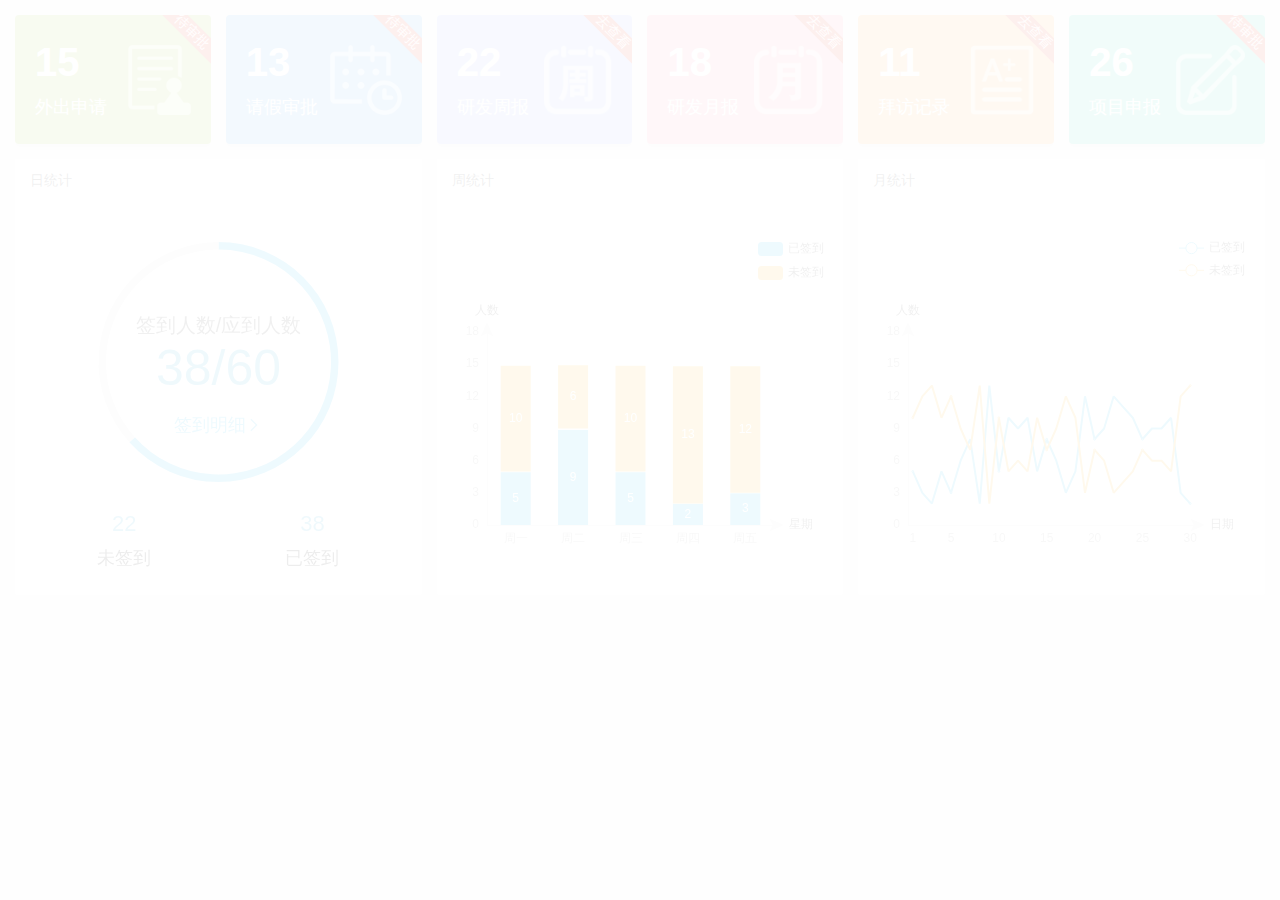
<file: iframe/page/console/console.html>
<!DOCTYPE html>
<html>
<head>
    <meta charset="utf-8"/>
    <meta http-equiv="X-UA-Compatible" content="IE=edge,chrome=1">
    <meta name="viewport" content="width=device-width, initial-scale=1, maximum-scale=1">
    <title>EasyWeb后台开发框架</title>
    <link rel="stylesheet" href="../../assets/libs/layui/css/layui.css"/>
    <link rel="stylesheet" href="../../assets/module/admin.css?v=315"/>
    <!--[if lt IE 9]>
    <script src="https://oss.maxcdn.com/html5shiv/3.7.3/html5shiv.min.js"></script>
    <script src="https://oss.maxcdn.com/respond/1.4.2/respond.min.js"></script>
    <![endif]-->
    <style>
        /** 统计快捷方式样式 */
        .console-link-block {
            display: block;
            position: relative;
            color: #fff;
            font-size: 18px;
            padding: 25px 20px;
            border-radius: 4px;
            overflow: hidden;
            box-shadow: 0px 3px 5px rgba(0, 0, 0, .1);
            background-color: rgb(155, 197, 57);
        }

        .console-link-block .console-link-block-num {
            font-size: 40px;
            font-weight: bold;
            margin-bottom: 10px;
        }

        .console-link-block .console-link-block-icon {
            height: 70px;
            position: absolute;
            right: 20px;
            top: 50%;
            transform: translateY(-50%);
        }

        .console-link-block .console-link-block-band {
            background-color: rgb(227, 42, 22);
            font-size: 14px;
            position: absolute;
            width: 80px;
            padding: 0px 0;
            text-align: center;
            transform: rotate(45deg);
            right: -21px;
            top: 8px;
            color: rgba(255, 255, 255, .9);
            z-index: 1;
        }

        /** //统计快捷方式样式end */

        /** 小屏幕下样式 */
        @media screen and (max-width: 992px) {
            .console-link-block {
                font-size: 14px;
                padding: 15px 10px;
            }

            .console-link-block .console-link-block-num {
                font-size: 28px;
                margin-bottom: 0px;
            }

            .console-link-block .console-link-block-icon {
                height: 45px;
                right: 10px;
            }

            .console-link-block .console-link-block-band {
                font-size: 12px;
                right: -25px;
                top: 8px;
            }

        }

        /** 设置每个快捷块的颜色 */
        #consoleLink > div:first-child .console-link-block {
            background-color: rgb(155, 197, 57);
        }

        #consoleLink > div:nth-child(2) .console-link-block {
            background-color: rgb(85, 165, 234);
        }

        #consoleLink > div:nth-child(3) .console-link-block {
            background-color: rgb(157, 175, 291);
        }

        #consoleLink > div:nth-child(4) .console-link-block {
            background-color: rgb(245, 145, 162);
        }

        #consoleLink > div:nth-child(5) .console-link-block {
            background-color: rgb(254, 170, 79);
        }

        #consoleLink > div:last-child .console-link-block {
            background-color: rgb(64, 212, 176);
        }

        /** //设置每个快捷块的颜色end */
    </style>
</head>

<body>

<!-- 正文开始 -->
<div class="layui-fluid">
    <!-- 快捷方式 -->
    <div id="consoleLink" class="layui-row layui-col-space15">
        <div class="layui-col-lg2 layui-col-md4 layui-col-sm4 layui-col-xs6">
            <div class="console-link-block" ew-href="page/system/user.html" ew-title="外出申请">
                <div class="console-link-block-num">15</div>
                <div class="console-link-block-text">外出申请</div>
                <div class="console-link-block-band">待审批</div>
                <img class="console-link-block-icon" src="../../assets/images/homepic1.png">
            </div>
        </div>
        <div class="layui-col-lg2 layui-col-md4 layui-col-sm4 layui-col-xs6">
            <div class="console-link-block" ew-href="page/system/role.html" ew-title="请假审批">
                <div class="console-link-block-num">13</div>
                <div class="console-link-block-text">请假审批</div>
                <div class="console-link-block-band">待审批</div>
                <img class="console-link-block-icon" src="../../assets/images/homepic2.png">
            </div>
        </div>
        <div class="layui-col-lg2 layui-col-md4 layui-col-sm4 layui-col-xs6">
            <div class="console-link-block" ew-href="page/system/authorities.html" ew-title="研发周报">
                <img class="console-link-block-icon" src="../../assets/images/homepic3.png">
                <div class="console-link-block-num">22</div>
                <div class="console-link-block-text">研发周报</div>
                <div class="console-link-block-band">去查看</div>
            </div>
        </div>
        <div class="layui-col-lg2 layui-col-md4 layui-col-sm4 layui-col-xs6">
            <div class="console-link-block" ew-href="page/system/loginRecord.html" ew-title="研发月报">
                <img class="console-link-block-icon" src="../../assets/images/homepic4.png">
                <div class="console-link-block-num">18</div>
                <div class="console-link-block-text">研发月报</div>
                <div class="console-link-block-band">去查看</div>
            </div>
        </div>
        <div class="layui-col-lg2 layui-col-md4 layui-col-sm4 layui-col-xs6">
            <div class="console-link-block" ew-href="page/plugin/basic/dialog.html" ew-title="拜访记录">
                <img class="console-link-block-icon" src="../../assets/images/homepic5.png">
                <div class="console-link-block-num">11</div>
                <div class="console-link-block-text">拜访记录</div>
                <div class="console-link-block-band">去查看</div>
            </div>
        </div>
        <div class="layui-col-lg2 layui-col-md4 layui-col-sm4 layui-col-xs6">
            <div class="console-link-block" ew-href="page/plugin/basic/notice.html" ew-title="项目申报">
                <img class="console-link-block-icon" src="../../assets/images/homepic6.png">
                <div class="console-link-block-num">26</div>
                <div class="console-link-block-text">项目申报</div>
                <div class="console-link-block-band">待审批</div>
            </div>
        </div>
    </div>
    <!-- 统计图表 -->
    <div class="layui-row layui-col-space15">
        <div class="layui-col-md4 layui-col-sm6 layui-col-xs12">
            <div class="layui-card">
                <div class="layui-card-header">日统计</div>
                <div class="layui-card-body">
                    <div style="height: 300px;position: relative;">
                        <div id="tjDivDay" style="height: 100%;"></div>
                        <span id="btnShowDetail"
                              style="color: #1AB4E8;font-size: 18px;position: absolute;bottom: 75px;left: 50%;transform: translateX(-50%);cursor: pointer;">
                            签到明细<i class="layui-icon layui-icon-right" style="font-size: 16px;"></i>
                        </span>
                    </div>
                    <div class="layui-row text-center">
                        <div class="layui-col-xs6">
                            <div id="tv1Num1" style="color: #28a6d6;font-size: 22px;">22</div>
                            <div style="font-size: 18px;padding: 10px 0 15px 0;">未签到</div>
                        </div>
                        <div class="layui-col-xs6">
                            <div id="tv1Num2" style="color: #28a6d6;font-size: 22px;">38</div>
                            <div style="font-size: 18px;padding: 10px 0 15px 0;">已签到</div>
                        </div>
                    </div>
                </div>
            </div>
        </div>
        <div class="layui-col-md4 layui-col-sm6 layui-col-xs12">
            <div class="layui-card">
                <div class="layui-card-header">周统计</div>
                <div class="layui-card-body">
                    <div id="tjDivWeek" style="height: 373px;"></div>
                </div>
            </div>
        </div>
        <div class="layui-col-md4 layui-col-sm6 layui-col-xs12">
            <div class="layui-card">
                <div class="layui-card-header">月统计</div>
                <div class="layui-card-body">
                    <div id="tjDivMonth" style="height: 373px;"></div>
                </div>
            </div>
        </div>
    </div>
</div>

<!-- 加载动画 -->
<div class="page-loading">
    <div class="ball-loader">
        <span></span><span></span><span></span><span></span>
    </div>
</div>

<!-- js部分 -->
<script type="text/javascript" src="../../assets/libs/layui/layui.js"></script>
<script type="text/javascript" src="../../assets/js/common.js?v=315"></script>
<script src="../../assets/libs/echarts/echarts.min.js"></script>
<script src="../../assets/libs/echarts/echartsTheme.js"></script>
<script>
    layui.use(['layer', 'table', 'admin'], function () {
        var $ = layui.jquery;
        var layer = layui.layer;
        var table = layui.table;
        var admin = layui.admin;

        // 渲染日签到图表
        var myCharts1 = echarts.init(document.getElementById('tjDivDay'), myEchartsTheme);
        var options1 = {
            title: {
                show: true,
                x: 'center',
                y: '33%',
                text: '签到人数/应到人数',
                textStyle: {
                    fontSize: 20,
                    color: '#333'
                },
                subtextStyle: {
                    fontSize: 50,
                    lineHeight: 100,
                    color: '#28a6d6'
                }
            },
            color: ['#18B4E7', '#ddd'],
            tooltip: {
                trigger: 'item'
            },
            series: [
                {
                    name: '人数',
                    type: 'pie',
                    radius: ['75%', '80%'],
                    label: {
                        normal: {
                            show: false
                        }
                    }
                }
            ]
        };
        myCharts1.setOption(options1);
        // 搜索
        var res1 = JSON.parse('{"msg":"操作成功","signNum":38,"signList":[{"number":"12","name":"用户一","time":"05:30"},{"number":"12","name":"用户一","time":"05:30"},{"number":"12","name":"用户一","time":"05:30"},{"number":"12","name":"用户一","time":"05:30"},{"number":"12","name":"用户一","time":"05:30"},{"number":"12","name":"用户一","time":"05:30"},{"number":"12","name":"用户一","time":"05:30"},{"number":"12","name":"用户一","time":"05:30"},{"number":"12","name":"用户一","time":"05:30"},{"number":"12","name":"用户一","time":"05:30"},{"number":"12","name":"用户一","time":"05:30"},{"number":"12","name":"用户一","time":"05:30"},{"number":"12","name":"用户一","time":"05:30"},{"number":"12","name":"用户一","time":"05:30"},{"number":"12","name":"用户一","time":"05:30"},{"number":"12","name":"用户一","time":"05:30"},{"number":"12","name":"用户一","time":"05:30"},{"number":"12","name":"用户一","time":"05:30"},{"number":"12","name":"用户一","time":"05:30"},{"number":"12","name":"用户一","time":"05:30"},{"number":"12","name":"用户一","time":"05:30"},{"number":"12","name":"用户一","time":"05:30"},{"number":"12","name":"用户一","time":"05:30"}],"code":200,"allNum":60}');
        var mSignList = res1.signList;
        myCharts1.setOption({
            title: {
                subtext: res1.signNum + "/" + res1.allNum
            },
            series: [
                {
                    data: [
                        {name: "已签到", value: res1.signNum},
                        {name: "未签到", value: res1.allNum - res1.signNum}
                    ]
                }
            ]
        });
        // 签到明细
        $('#btnShowDetail').click(function () {
            admin.open({
                type: 1,
                area: '500px',
                offset: '80px',
                title: '签到明细',
                content: '<table id="signDetailTable" lay-filter="signDetailTable"></table>',
                success: function (layero, dIndex) {
                    // 渲染表格
                    table.render({
                        elem: '#signDetailTable',
                        data: mSignList,
                        page: false,
                        height: 280,
                        cellMinWidth: 100,
                        cols: [[
                            {type: 'numbers', title: '#'},
                            {field: 'number', title: '工号'},
                            {field: 'name', title: '姓名'},
                            {field: 'time', title: '签到时间'},
                        ]],
                        done: function () {
                            $(layero).find('.layui-table-view').css('margin', '0');
                        }
                    });
                    // end
                }
            });
        });

        // ------------------------------------------------------------------------
        // 渲染周签到图表
        var myCharts2 = echarts.init(document.getElementById('tjDivWeek'), myEchartsTheme);
        var options2 = {
            tooltip: {
                trigger: "axis",
                axisPointer: {
                    lineStyle: {
                        color: '#E0E0E0'
                    }
                }
            },
            color: ['#10B4E8', '#FFA800'],
            legend: {
                orient: 'vertical',
                right: '0px',
                top: '25px',
                data: ['已签到', '未签到']
            },
            grid: {
                top: '120px',
                left: '35px',
                right: '55px'
            },
            xAxis: {
                name: '星期',
                nameTextStyle: {
                    color: '#333'
                },
                type: 'category',
                data: ['周一', '周二', '周三', '周四', '周五'],
                axisLine: {
                    lineStyle: {
                        color: '#E0E0E0'
                    },
                    symbol: ['none', 'arrow'],
                    symbolOffset: [0, 10]
                },
                axisLabel: {
                    color: '#9A9A9A'
                }
            },
            yAxis: {
                name: '人数',
                nameTextStyle: {
                    color: '#333'
                },
                type: 'value',
                boundaryGap: ['0', '20%'],
                axisTick: {
                    show: false
                },
                axisLine: {
                    lineStyle: {
                        color: '#E0E0E0'
                    },
                    symbol: ['none', 'arrow'],
                    symbolOffset: [0, 10]
                },
                axisLabel: {
                    color: '#9A9A9A'
                },
                splitLine: {
                    show: false
                },
                splitArea: {
                    show: false
                },
                minInterval: 1
            },
            series: [
                {
                    name: '已签到',
                    type: 'bar',
                    stack: "one",
                    barMaxWidth: '30px',
                    data: [0, 0, 0, 0, 0],
                    label: {
                        normal: {
                            show: true,
                            position: 'inside',
                            formatter: function (params) {
                                if (params.value > 0) {
                                    return params.value;
                                } else {
                                    return '';
                                }
                            }
                        }
                    }
                },
                {
                    name: '未签到',
                    type: 'bar',
                    stack: "one",
                    barMaxWidth: '30px',
                    data: [0, 0, 0, 0, 0],
                    label: {
                        normal: {
                            show: true,
                            position: 'inside'
                        }
                    }
                }
            ]
        };
        myCharts2.setOption(options2);
        // 获取数据
        var res2 = JSON.parse('{"msg":"操作成功","code":200,"data":[{"date":"2019-06-03","signNum":5,"unSignNum":10},{"date":"2019-06-04","signNum":9,"unSignNum":6},{"date":"2019-06-05","signNum":5,"unSignNum":10},{"date":"2019-06-06","signNum":2,"unSignNum":13},{"date":"2019-06-07","signNum":3,"unSignNum":12}]}');
        var dateList = [], signNums = [], unSignNums = [];
        for (var i = 0; i < res2.data.length; i++) {
            var one = res2.data[i];
            dateList.push(one.date);
            signNums.push(one.signNum);
            unSignNums.push(one.unSignNum);
        }
        myCharts2.setOption({
            series: [{data: signNums}, {data: unSignNums}]
        });

        // -------------------------------------------------------------------------
        // 渲染周签到图表
        var myCharts3 = echarts.init(document.getElementById('tjDivMonth'), myEchartsTheme);
        var options3 = {
            tooltip: {
                trigger: 'axis',
                axisPointer: {
                    lineStyle: {
                        color: '#E0E0E0'
                    }
                },
                formatter: '{b}号<br/><span style="display:inline-block;margin-right:5px;border-radius:10px;width:10px;height:10px;background-color:#10B4E8;"></span>{a0}: {c0}<br/><span style="display:inline-block;margin-right:5px;border-radius:10px;width:10px;height:10px;background-color:#FFA800;"></span>{a1}: {c1}'
            },
            color: ['#10B4E8', '#FFA800'],
            legend: {
                orient: 'vertical',
                right: '0px',
                top: '25px',
                data: ['已签到', '未签到']
            },
            grid: {
                top: '120px',
                left: '35px',
                right: '55px'
            },
            xAxis: {
                name: '日期',
                nameTextStyle: {
                    color: '#333'
                },
                type: 'category',
                data: ['1', '2', '3', '4', '5', '6', '7', '8', '9', '10', '11', '12', '13', '14', '15', '16', '17', '18', '19', '20', '21', '22', '23', '24', '25', '26', '27', '28', '29', '30', '31'],
                axisLine: {
                    lineStyle: {
                        color: '#E0E0E0'
                    },
                    symbol: ['none', 'arrow'],
                    symbolOffset: [0, 10]
                },
                axisLabel: {
                    color: '#9A9A9A',
                    interval: function (index, value) {
                        if (index == 0 || ((index + 1) % 5 == 0)) {
                            return true;
                        }
                        return false;
                    }
                }
            },
            yAxis: {
                name: '人数',
                nameTextStyle: {
                    color: '#333'
                },
                type: 'value',
                boundaryGap: ['0', '20%'],
                axisTick: {
                    show: false
                },
                axisLine: {
                    lineStyle: {
                        color: '#E0E0E0'
                    },
                    symbol: ['none', 'arrow'],
                    symbolOffset: [0, 10]
                },
                axisLabel: {
                    color: '#9A9A9A'
                },
                splitLine: {
                    show: false
                },
                splitArea: {
                    show: false
                },
                minInterval: 1
            },
            series: [
                {
                    name: '已签到',
                    type: 'line',
                    smooth: false,
                    data: []
                },
                {
                    name: '未签到',
                    type: 'line',
                    smooth: false,
                    data: []
                }
            ]
        };
        myCharts3.setOption(options3);
        // 获取数据
        var res3 = JSON.parse('{"msg":"操作成功","code":200,"data":[{"date":"2019-06-01","signNum":5,"unSignNum":10},{"date":"2019-06-02","signNum":3,"unSignNum":12},{"date":"2019-06-03","signNum":2,"unSignNum":13},{"date":"2019-06-04","signNum":5,"unSignNum":10},{"date":"2019-06-05","signNum":3,"unSignNum":12},{"date":"2019-06-06","signNum":6,"unSignNum":9},{"date":"2019-06-07","signNum":8,"unSignNum":7},{"date":"2019-06-08","signNum":2,"unSignNum":13},{"date":"2019-06-09","signNum":13,"unSignNum":2},{"date":"2019-06-10","signNum":5,"unSignNum":10},{"date":"2019-06-11","signNum":10,"unSignNum":5},{"date":"2019-06-12","signNum":9,"unSignNum":6},{"date":"2019-06-13","signNum":10,"unSignNum":5},{"date":"2019-06-14","signNum":5,"unSignNum":10},{"date":"2019-06-15","signNum":8,"unSignNum":7},{"date":"2019-06-16","signNum":6,"unSignNum":9},{"date":"2019-06-17","signNum":3,"unSignNum":12},{"date":"2019-06-18","signNum":5,"unSignNum":10},{"date":"2019-06-19","signNum":12,"unSignNum":3},{"date":"2019-06-20","signNum":8,"unSignNum":7},{"date":"2019-06-21","signNum":9,"unSignNum":6},{"date":"2019-06-22","signNum":12,"unSignNum":3},{"date":"2019-06-23","signNum":11,"unSignNum":4},{"date":"2019-06-24","signNum":10,"unSignNum":5},{"date":"2019-06-25","signNum":8,"unSignNum":7},{"date":"2019-06-26","signNum":9,"unSignNum":6},{"date":"2019-06-27","signNum":9,"unSignNum":6},{"date":"2019-06-28","signNum":10,"unSignNum":5},{"date":"2019-06-29","signNum":3,"unSignNum":12},{"date":"2019-06-30","signNum":2,"unSignNum":13}]}');
        var dateList = [], signNums = [], unSignNums = [];
        for (var i = 0; i < res3.data.length; i++) {
            var one = res3.data[i];
            dateList.push(i + 1);
            signNums.push(one.signNum);
            unSignNums.push(one.unSignNum);
        }
        myCharts3.setOption({
            xAxis: {data: dateList},
            series: [{data: signNums}, {data: unSignNums}]
        });
        // -------------------------------------------------------------------------

        // 窗口大小改变事件
        window.onresize = function () {
            myCharts1.resize();
            myCharts2.resize();
            myCharts3.resize();
        };

    });
</script>
</body>

</html>
</file>
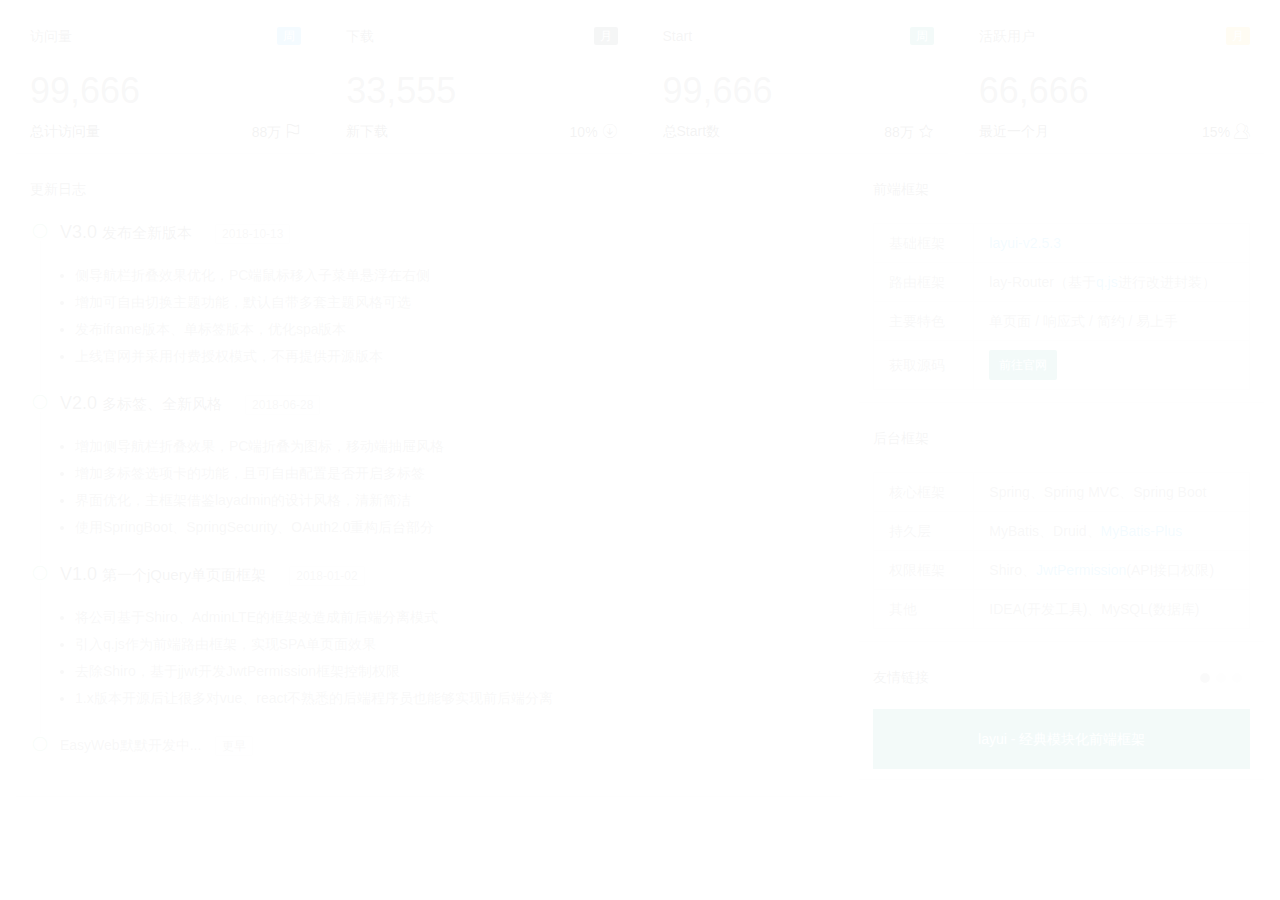
<file: iframe/page/console/introduction.html>
<!DOCTYPE html>
<html>
<head>
    <meta charset="utf-8"/>
    <meta http-equiv="X-UA-Compatible" content="IE=edge,chrome=1">
    <meta name="viewport" content="width=device-width, initial-scale=1, maximum-scale=1">
    <title>EasyWeb后台开发框架</title>
    <link rel="stylesheet" href="../../assets/libs/layui/css/layui.css"/>
    <link rel="stylesheet" href="../../assets/module/admin.css?v=315"/>
    <!--[if lt IE 9]>
    <script src="https://oss.maxcdn.com/html5shiv/3.7.3/html5shiv.min.js"></script>
    <script src="https://oss.maxcdn.com/respond/1.4.2/respond.min.js"></script>
    <![endif]-->
    <style>
        /** 卡片轮播图样式 */
        .admin-carousel .layui-carousel-ind {
            position: absolute;
            top: -41px;
            text-align: right;
        }

        .admin-carousel .layui-carousel-ind ul {
            background: 0 0;
        }

        .admin-carousel .layui-carousel-ind li {
            background-color: #e2e2e2;
        }

        .admin-carousel .layui-carousel-ind li.layui-this {
            background-color: #999;
        }

        /** 广告位轮播图 */
        .admin-news .layui-carousel-ind {
            height: 45px;
        }

        .admin-news a {
            display: block;
            line-height: 60px;
            text-align: center;
        }

    </style>
</head>

<body>

<!-- 加载动画 -->
<div class="page-loading">
    <div class="ball-loader">
        <span></span><span></span><span></span><span></span>
    </div>
</div>

<!-- 正文开始 -->
<div class="layui-fluid">
    <div class="layui-row layui-col-space15">
        <div class="layui-col-xs12 layui-col-sm6 layui-col-md3">
            <div class="layui-card">
                <div class="layui-card-header">
                    访问量<span class="layui-badge layui-bg-blue pull-right">周</span>
                </div>
                <div class="layui-card-body">
                    <p class="lay-big-font">99,666</p>
                    <p>总计访问量<span class="pull-right">88万 <i class="layui-icon layui-icon-flag"></i></span></p>
                </div>
            </div>
        </div>
        <div class="layui-col-xs12 layui-col-sm6 layui-col-md3">
            <div class="layui-card">
                <div class="layui-card-header">
                    下载<span class="layui-badge layui-bg-black pull-right">月</span>
                </div>
                <div class="layui-card-body">
                    <p class="lay-big-font">33,555</p>
                    <p>新下载<span class="pull-right">10% <i class="layui-icon">&#xe601</i></span></p>
                </div>
            </div>
        </div>
        <div class="layui-col-xs12 layui-col-sm6 layui-col-md3">
            <div class="layui-card">
                <div class="layui-card-header">
                    Start<span class="layui-badge layui-bg-green pull-right">周</span>
                </div>
                <div class="layui-card-body">
                    <p class="lay-big-font">99,666</p>
                    <p>总Start数<span class="pull-right">88万 <i class="layui-icon layui-icon-rate"></i></span></p>
                </div>
            </div>
        </div>
        <div class="layui-col-xs12 layui-col-sm6 layui-col-md3">
            <div class="layui-card">
                <div class="layui-card-header">
                    活跃用户<span class="layui-badge layui-bg-orange pull-right">月</span>
                </div>
                <div class="layui-card-body">
                    <p class="lay-big-font">66,666</p>
                    <p>最近一个月<span class="pull-right">15% <i class="layui-icon layui-icon-user"></i></span></p>
                </div>
            </div>
        </div>
    </div>

    <div class="layui-row layui-col-space15">
        <div class="layui-col-lg8 layui-col-md7">
            <div class="layui-card">
                <div class="layui-card-header">更新日志</div>
                <div class="layui-card-body">
                    <ul class="layui-timeline">
                        <li class="layui-timeline-item">
                            <i class="layui-icon layui-timeline-axis">&#xe63f;</i>
                            <div class="layui-timeline-content layui-text">
                                <h3 class="layui-timeline-title">
                                    V3.0
                                    <small>发布全新版本</small>&emsp;
                                    <span class="layui-badge-rim">2018-10-13</span>
                                </h3>
                                <ul>
                                    <li>侧导航栏折叠效果优化，PC端鼠标移入子菜单悬浮在右侧</li>
                                    <li>增加可自由切换主题功能，默认自带多套主题风格可选</li>
                                    <li>发布iframe版本、单标签版本，优化spa版本</li>
                                    <li>上线官网并采用付费授权模式，不再提供开源版本</li>
                                </ul>
                            </div>
                        </li>
                        <li class="layui-timeline-item">
                            <i class="layui-icon layui-timeline-axis">&#xe63f;</i>
                            <div class="layui-timeline-content layui-text">
                                <h3 class="layui-timeline-title">
                                    V2.0
                                    <small>多标签、全新风格</small>&emsp;
                                    <span class="layui-badge-rim">2018-06-28</span>
                                </h3>
                                <ul>
                                    <li>增加侧导航栏折叠效果，PC端折叠为图标，移动端抽屉风格</li>
                                    <li>增加多标签选项卡的功能，且可自由配置是否开启多标签</li>
                                    <li>界面优化，主框架借鉴layadmin的设计风格，清新简洁</li>
                                    <li>使用SpringBoot、SpringSecurity、OAuth2.0重构后台部分</li>
                                </ul>
                            </div>
                        </li>
                        <li class="layui-timeline-item">
                            <i class="layui-icon layui-timeline-axis">&#xe63f;</i>
                            <div class="layui-timeline-content layui-text">
                                <h3 class="layui-timeline-title">
                                    V1.0
                                    <small>第一个jQuery单页面框架</small>&emsp;
                                    <span class="layui-badge-rim">2018-01-02</span>
                                </h3>
                                <ul>
                                    <li>将公司基于Shiro、AdminLTE的框架改造成前后端分离模式</li>
                                    <li>引入q.js作为前端路由框架，实现SPA单页面效果</li>
                                    <li>去除Shiro，基于jjwt开发JwtPermission框架控制权限</li>
                                    <li>1.x版本开源后让很多对vue、react不熟悉的后端程序员也能够实现前后端分离</li>
                                </ul>
                            </div>
                        </li>
                        <li class="layui-timeline-item">
                            <i class="layui-icon layui-timeline-axis">&#xe63f;</i>
                            <div class="layui-timeline-content layui-text">
                                <div class="layui-timeline-title">
                                    EasyWeb默默开发中...&emsp;<span class="layui-badge-rim">更早</span>
                                </div>
                            </div>
                        </li>
                    </ul>
                </div>
            </div>
        </div>

        <div class="layui-col-lg4 layui-col-md5">
            <div class="layui-card">
                <div class="layui-card-header">前端框架</div>
                <div class="layui-card-body">
                    <table class="layui-table layui-text">
                        <colgroup>
                            <col width="100">
                            <col>
                        </colgroup>
                        <tbody>
                        <tr>
                            <td>基础框架</td>
                            <td><a href="http://www.layui.com/" target="_blank">layui-v2.5.3</a></td>
                        </tr>
                        <tr>
                            <td>路由框架</td>
                            <td>
                                lay-Router（基于<a href="https://github.com/itorr/q.js" target="_blank">q.js</a>进行改进封装）
                            </td>
                        </tr>
                        <tr>
                            <td>主要特色</td>
                            <td>单页面 / 响应式 / 简约 / 易上手</td>
                        </tr>
                        <tr>
                            <td>获取源码</td>
                            <td>
                                <a href="https://easyweb.vip" target="_blank" class="layui-btn layui-btn-sm">前往官网</a>
                            </td>
                        </tr>
                        </tbody>
                    </table>
                </div>
            </div>

            <div class="layui-card">
                <div class="layui-card-header">后台框架</div>
                <div class="layui-card-body">
                    <table class="layui-table layui-text">
                        <colgroup>
                            <col width="100">
                            <col>
                        </colgroup>
                        <tbody>
                        <tr>
                            <td>核心框架</td>
                            <td>Spring、Spring MVC、Spring Boot</td>
                        </tr>
                        <tr>
                            <td>持久层</td>
                            <td>MyBatis、Druid、<a href="http://mp.baomidou.com" target="_blank">MyBatis-Plus</a>
                            </td>
                        </tr>
                        <tr>
                            <td>权限框架</td>
                            <td>Shiro、<a href="https://easyweb.vip" target="_blank">JwtPermission</a>(API接口权限)
                            </td>
                        </tr>
                        <tr>
                            <td>其他</td>
                            <td>IDEA(开发工具)、MySQL(数据库)</td>
                        </tr>
                        </tbody>
                    </table>
                </div>
            </div>

            <div class="layui-card">
                <div class="layui-card-header">友情链接</div>
                <div class="layui-card-body">
                    <div class="layui-carousel admin-carousel admin-news">
                        <div carousel-item>
                            <div>
                                <a href="http://www.layui.com/" target="_blank" class="layui-bg-green">
                                    layui - 经典模块化前端框架
                                </a>
                            </div>
                            <div>
                                <a href="http://fly.layui.com/extend/" target="_blank" class="layui-bg-cyan">
                                    layui第三方组件平台
                                </a>
                            </div>
                            <div>
                                <a href="http://fly.layui.com/case/2018/" target="_blank" class="layui-bg-blue">
                                    发现layui年度最佳案例
                                </a>
                            </div>
                        </div>
                    </div>
                </div>
            </div>
        </div>
    </div>
</div>

<!-- js部分 -->
<script type="text/javascript" src="../../assets/libs/layui/layui.js"></script>
<script type="text/javascript" src="../../assets/js/common.js?v=315"></script>
<script>
    layui.use(['layer', 'carousel'], function () {
        var $ = layui.jquery;
        var layer = layui.layer;
        var carousel = layui.carousel;
        var device = layui.device();

        // 渲染轮播
        carousel.render({
            elem: '.layui-carousel',
            width: '100%',
            height: '60px',
            arrow: 'none',
            autoplay: true,
            trigger: device.ios || device.android ? 'click' : 'hover',
            anim: 'fade'
        });
    });
</script>
</body>

</html>
</file>
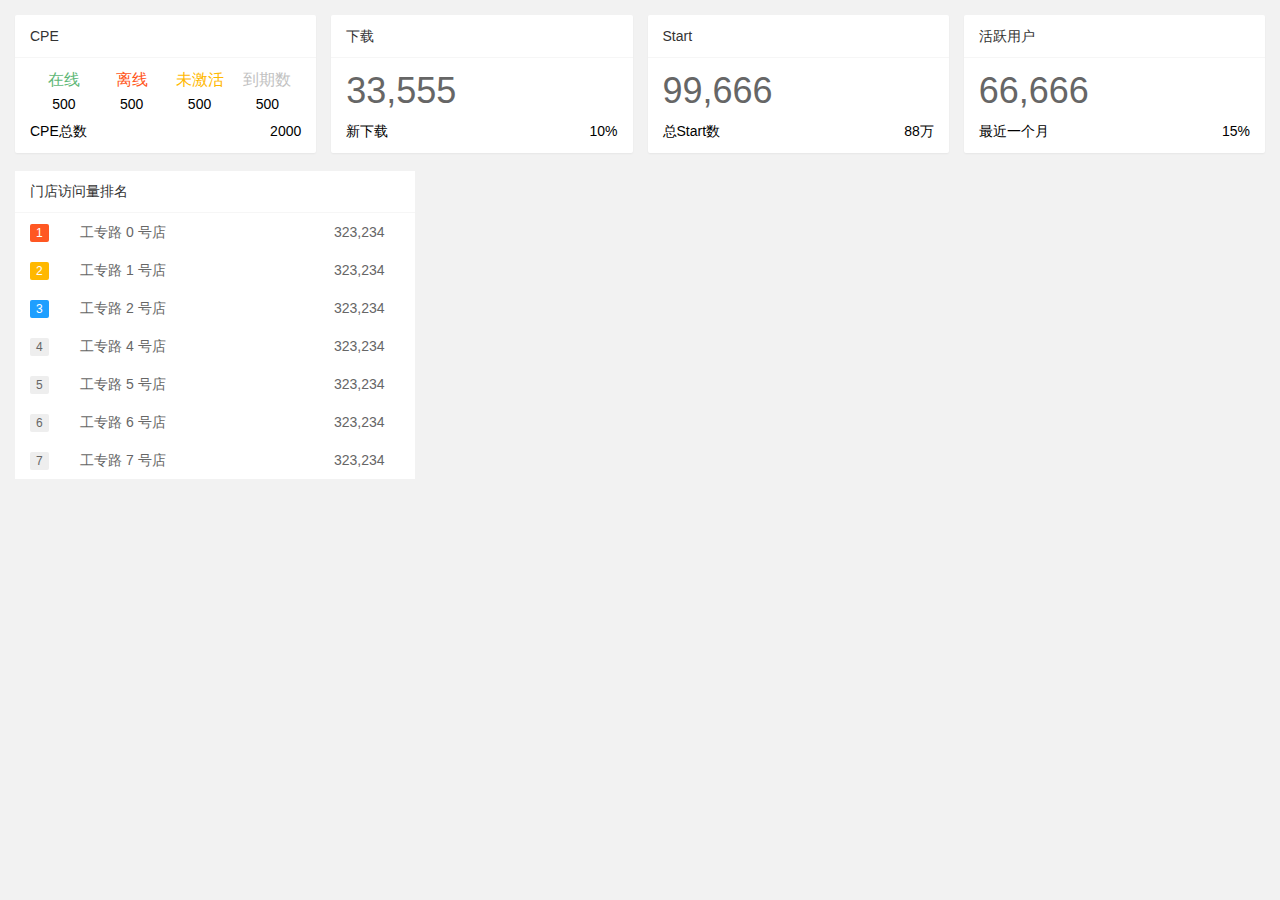
<file: iframe/page/console/test.html>
<!DOCTYPE html>
<html>

<head>
    <meta charset="utf-8"/>
    <meta http-equiv="X-UA-Compatible" content="IE=edge,chrome=1">
    <meta name="viewport" content="width=device-width, initial-scale=1, maximum-scale=1">
    <title>test</title>
    <link rel="stylesheet" href="../../assets/libs/layui/css/layui.css"/>
    <link rel="stylesheet" href="../../assets/module/admin.css?v=315"/>
    <style type="text/css">
    	.table-title{
    		background-color: #fff !important;
    		color: #333;
    		border-bottom: 1px solid #f6f6f6;
    		box-sizing:boder-box;
    		height: 42px;
    		line-height: 42px;
    	}
    	.classify{
    		height: 51px;
    	}
    	.classify .item{
    		height: 100%;
    		width: 25%;
    		float: left;
    	}
    	.classify .item .title{
    		font-size: 16px;
    	} 
    </style>
</head>

<body>
<!-- 正文开始 -->
<div class="layui-fluid">
	<div class="layui-row layui-col-space15">
		<div class="layui-col-xs12 layui-col-sm6 layui-col-md3">
            <div class="layui-card">
                <div class="layui-card-header">
                    	CPE
                </div>
                <div class="layui-card-body">
                    <div class="classify text-center layui-elip">
                    	<div class="item">
                    		<p class="title text-success">在线</p>
                    		<p>500</p>
                    	</div>
                    	<div class="item">
                    		<p class="title text-danger">离线</p>
                    		<p>500</p>
                    	</div>
                    	<div class="item">
                    		<p class="title text-warning">未激活</p>
                    		<p>500</p>
                    	</div>
                    	<div class="item">
                    		<p class="title text-muted">到期数</p>
                    		<p>500</p>
                    	</div>
                    </div>
                    <p>CPE总数<span class="pull-right">2000</span></p>
                </div>
            </div>
        </div>
        <div class="layui-col-xs12 layui-col-sm6 layui-col-md3">
            <div class="layui-card">
                <div class="layui-card-header">
                    	下载
                </div>
                <div class="layui-card-body">
                    <p class="lay-big-font">33,555</p>
                    <p>新下载<span class="pull-right">10%</span></p>
                </div>
            </div>
        </div>
        <div class="layui-col-xs12 layui-col-sm6 layui-col-md3">
            <div class="layui-card">
                <div class="layui-card-header">
                    Start
                </div>
                <div class="layui-card-body">
                    <p class="lay-big-font">99,666</p>
                    <p>总Start数<span class="pull-right">88万</span></p>
                </div>
            </div>
        </div>
        <div class="layui-col-xs12 layui-col-sm6 layui-col-md3">
            <div class="layui-card">
                <div class="layui-card-header">
                    	活跃用户
                </div>
                <div class="layui-card-body">
                    <p class="lay-big-font">66,666</p>
                    <p>最近一个月<span class="pull-right">15%</span></p>
                </div>
            </div>
        </div>
	</div>	
    <div class="layui-row">
        <div style="max-width: 400px;min-width: 300px;">
        	<table class="layui-table" lay-skin="nob">
                <colgroup>
                    <col width="50">
                    <col>
                    <col width="96">
                </colgroup>
                <thead>
	                <tr class="table-title">
	                    <th colspan="3">门店访问量排名</th>
	                </tr>
                </thead>
                <tbody>
                <tr>
                    <td><span class="layui-badge layui-bg-red">1</span></td>
                    <td>工专路 0 号店</td>
                    <td>323,234</td>
                </tr>
                <tr>
                    <td><span class="layui-badge layui-bg-orange">2</span></td>
                    <td>工专路 1 号店</td>
                    <td>323,234</td>
                </tr>
                <tr>
                    <td><span class="layui-badge layui-bg-blue">3</span></td>
                    <td>工专路 2 号店</td>
                    <td>323,234</td>
                </tr>
                <tr>
                    <td><span class="layui-badge layui-bg-gray">4</span></td>
                    <td>工专路 4 号店</td>
                    <td>323,234</td>
                </tr>
                <tr>
                    <td><span class="layui-badge layui-bg-gray">5</span></td>
                    <td>工专路 5 号店</td>
                    <td>323,234</td>
                </tr>
                <tr>
                    <td><span class="layui-badge layui-bg-gray">6</span></td>
                    <td>工专路 6 号店</td>
                    <td>323,234</td>
                </tr>
                <tr>
                    <td><span class="layui-badge layui-bg-gray">7</span></td>
                    <td>工专路 7 号店</td>
                    <td>323,234</td>
                </tr>
                </tbody>
            </table>
        </div>
    </div>
</div>

<!-- js部分 -->
<script type="text/javascript" src="../../assets/libs/layui/layui.js"></script>
<script type="text/javascript" src="../../assets/js/common.js?v=315"></script>

<script>
    layui.use(['layer', 'element'], function () {
        var $ = layui.jquery;
        var layer = layui.layer;
        var element = layui.element;

        
    });
</script>
</body>

</html>
</file>
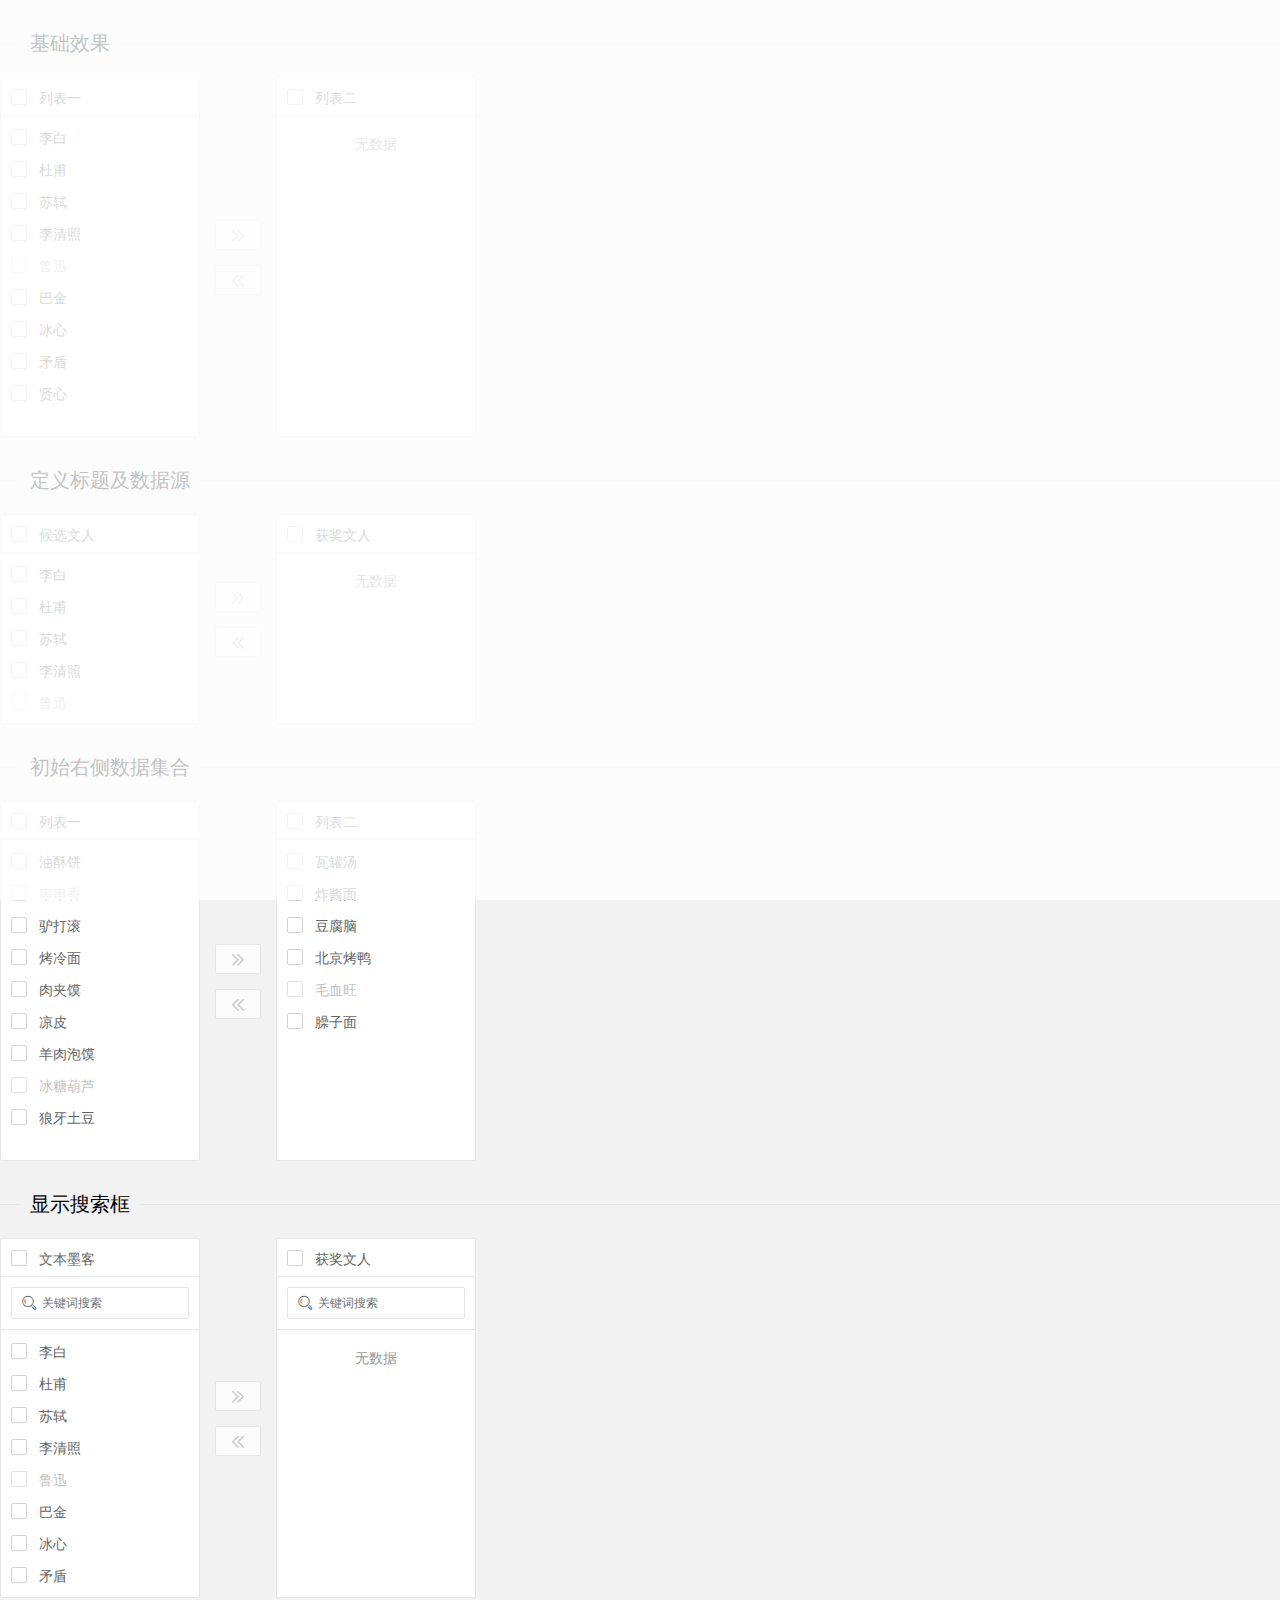
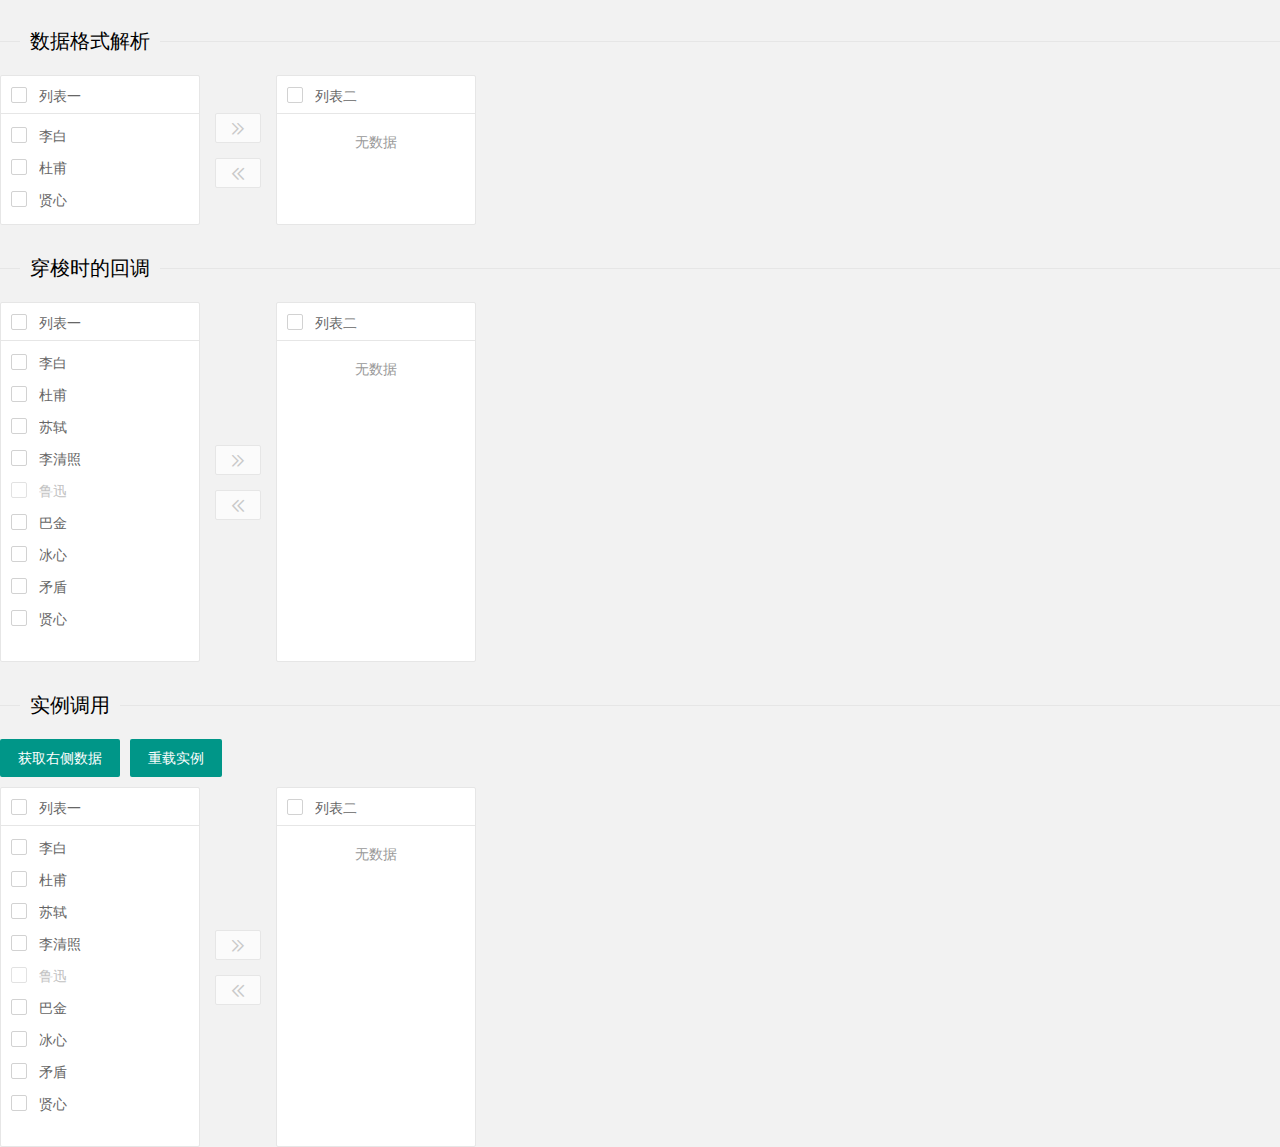
<file: iframe/page/console/transfer.html>
<!DOCTYPE html>
<html>

<head>
    <meta charset="utf-8"/>
    <meta http-equiv="X-UA-Compatible" content="IE=edge,chrome=1">
    <meta name="viewport" content="width=device-width, initial-scale=1, maximum-scale=1">
    <title>EasyWeb后台开发框架</title>
    <link rel="stylesheet" href="../../assets/libs/layui/css/layui.css"/>
    <link rel="stylesheet" href="../../assets/module/admin.css?v=313"/>
    <!--[if lt IE 9]>
    <script src="https://oss.maxcdn.com/html5shiv/3.7.3/html5shiv.min.js"></script>
    <script src="https://oss.maxcdn.com/respond/1.4.2/respond.min.js"></script>
    <![endif]-->
</head>

<body>

<!-- 加载动画 -->
<div class="page-loading">
    <div class="ball-loader">
        <span></span><span></span><span></span><span></span>
    </div>
</div>

<fieldset class="layui-elem-field layui-field-title" style="margin-top: 30px;">
  <legend>基础效果</legend>
</fieldset>
 
<div id="test1" class="demo-transfer"></div>
<fieldset class="layui-elem-field layui-field-title" style="margin-top: 30px;">
  <legend>定义标题及数据源</legend>
</fieldset>
 
<div id="test2" class="demo-transfer"></div>
<fieldset class="layui-elem-field layui-field-title" style="margin-top: 30px;">
  <legend>初始右侧数据集合</legend>
</fieldset>
 
<div id="test3" class="demo-transfer"></div>
<fieldset class="layui-elem-field layui-field-title" style="margin-top: 30px;">
  <legend>显示搜索框</legend>
</fieldset>
 
<div id="test4" class="demo-transfer"></div>
<fieldset class="layui-elem-field layui-field-title" style="margin-top: 30px;">
  <legend>数据格式解析</legend>
</fieldset>
 
<div id="test5" class="demo-transfer"></div>
<fieldset class="layui-elem-field layui-field-title" style="margin-top: 30px;">
  <legend>穿梭时的回调</legend>
</fieldset>
 
<div id="test6" class="demo-transfer"></div>
<fieldset class="layui-elem-field layui-field-title" style="margin-top: 30px;">
  <legend>实例调用</legend>
</fieldset>
<div class="layui-btn-container">
  <button type="button" class="layui-btn" lay-demotransferactive="getData">获取右侧数据</button>
  <button type="button" class="layui-btn" lay-demotransferactive="reload">重载实例</button>
</div>
 
<div id="test7" class="demo-transfer"></div>

<!-- js部分 -->
<script type="text/javascript" src="../../assets/libs/layui/layui.js"></script>
<script type="text/javascript" src="../../assets/js/common.js?v=313"></script>

<script>
    layui.use(['transfer', 'layer', 'util'], function () {
        var $ = layui.jquery;
        var transfer = layui.transfer;
        var layer = layui.layer;
		var util = layui.util;
		
		//模拟数据
  var data1 = [
    {"value": "1", "title": "李白"}
    ,{"value": "2", "title": "杜甫"}
    ,{"value": "3", "title": "苏轼"}
    ,{"value": "4", "title": "李清照"}
    ,{"value": "5", "title": "鲁迅", "disabled": true}
    ,{"value": "6", "title": "巴金"}
    ,{"value": "7", "title": "冰心"}
    ,{"value": "8", "title": "矛盾"}
    ,{"value": "9", "title": "贤心"}
  ]
  
  ,data2 = [
    {"value": "1", "title": "瓦罐汤"}
    ,{"value": "2", "title": "油酥饼"}
    ,{"value": "3", "title": "炸酱面"}
    ,{"value": "4", "title": "串串香", "disabled": true}
    ,{"value": "5", "title": "豆腐脑"}
    ,{"value": "6", "title": "驴打滚"}
    ,{"value": "7", "title": "北京烤鸭"}
    ,{"value": "8", "title": "烤冷面"}
    ,{"value": "9", "title": "毛血旺", "disabled": true}
    ,{"value": "10", "title": "肉夹馍"}
    ,{"value": "11", "title": "臊子面"}
    ,{"value": "12", "title": "凉皮"}
    ,{"value": "13", "title": "羊肉泡馍"}
    ,{"value": "14", "title": "冰糖葫芦", "disabled": true}
    ,{"value": "15", "title": "狼牙土豆"}
  ]
 
  //基础效果
  transfer.render({
    elem: '#test1'
    ,data: data1
  })
 
  //定义标题及数据源
  transfer.render({
    elem: '#test2'
    ,title: ['候选文人', '获奖文人']  //自定义标题
    ,data: data1
    //,width: 150 //定义宽度
    ,height: 210 //定义高度
  })
 
  //初始右侧数据
  transfer.render({
    elem: '#test3'
    ,data: data2
    ,value: ["1", "3", "5", "7", "9", "11"]
  })
 
  //显示搜索框
  transfer.render({
    elem: '#test4'
    ,data: data1
    ,title: ['文本墨客', '获奖文人']
    ,showSearch: true
  })
 
  //数据格式解析
  transfer.render({
    elem: '#test5'
    ,parseData: function(res){
      return {
        "value": res.id //数据值
        ,"title": res.name //数据标题
        ,"disabled": res.disabled  //是否禁用
        ,"checked": res.checked //是否选中
      }
    }
    ,data: [
      {"id": "1", "name": "李白"}
      ,{"id": "2", "name": "杜甫"}
      ,{"id": "3", "name": "贤心"}
    ]
    ,height: 150
  })
 
  //穿梭时的回调
  transfer.render({
    elem: '#test6'
    ,data: data1
    ,onchange: function(obj, index){
      var arr = ['左边', '右边'];
      layer.alert('来自 <strong>'+ arr[index] + '</strong> 的数据：'+ JSON.stringify(obj)); //获得被穿梭时的数据
    }
  })
 
  //实例调用
  transfer.render({
    elem: '#test7'
    ,data: data1
    ,id: 'key123' //定义唯一索引
  })
  //批量办法定事件
  util.event('lay-demoTransferActive', {
    getData: function(othis){
      var getData = transfer.getData('key123'); //获取右侧数据
      layer.alert(JSON.stringify(getData)); 
    }
    ,reload:function(){
      //实例重载
      transfer.reload('key123', {
        title: ['文人', '喜欢的文人']
        ,value: ['2', '5', '9']
        ,showSearch: true
      })
    }
  });
    });
</script>
</body>

</html>
</file>
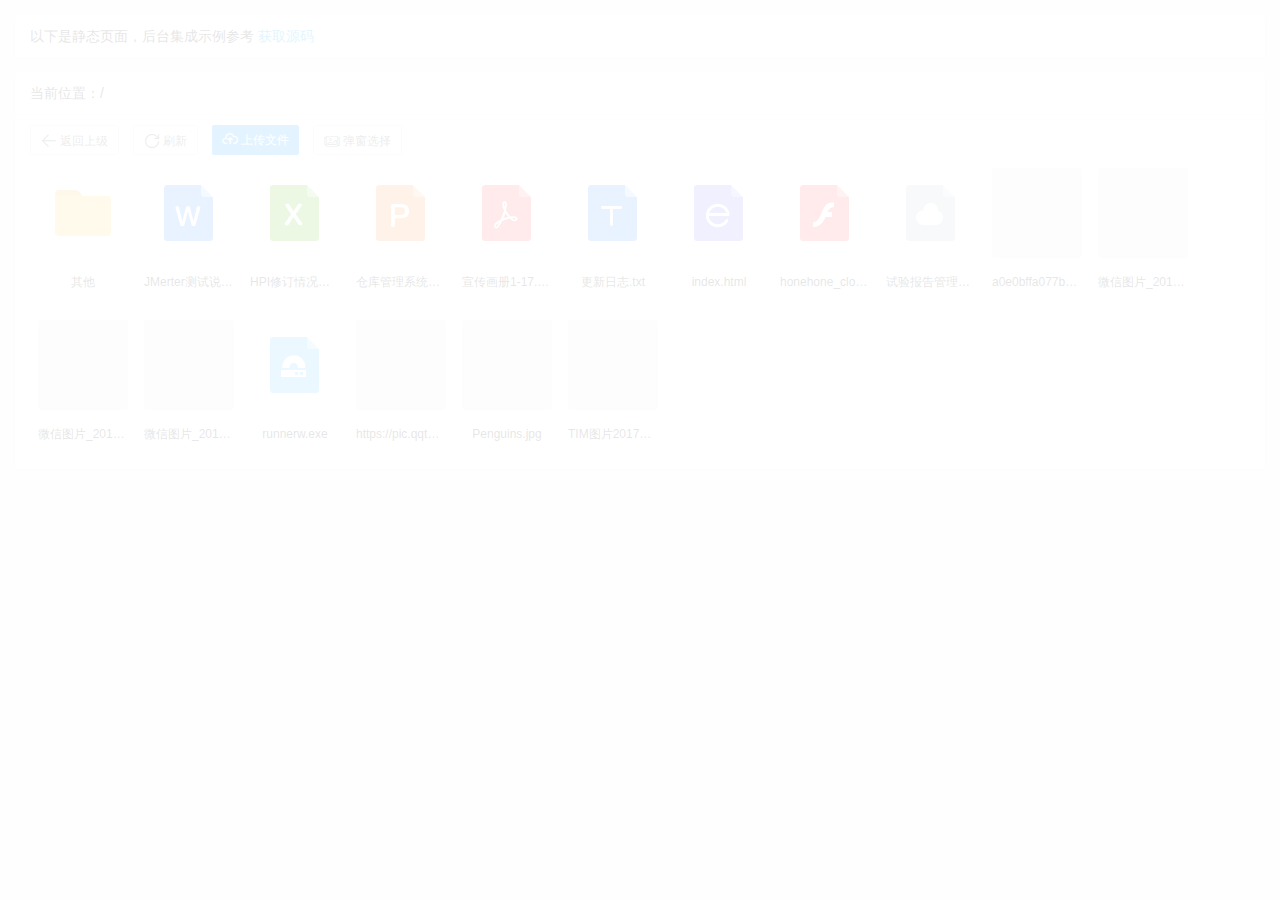
<file: iframe/page/example/file.html>
<!DOCTYPE html>
<html>
<head>
    <meta charset="utf-8"/>
    <meta http-equiv="X-UA-Compatible" content="IE=edge,chrome=1">
    <meta name="viewport" content="width=device-width, initial-scale=1, maximum-scale=1">
    <title>文件管理</title>
    <link rel="stylesheet" href="../../assets/libs/layui/css/layui.css"/>
    <link rel="stylesheet" href="../../assets/module/admin.css?v=315"/>
    <!--[if lt IE 9]>
    <script src="https://oss.maxcdn.com/html5shiv/3.7.3/html5shiv.min.js"></script>
    <script src="https://oss.maxcdn.com/respond/1.4.2/respond.min.js"></script>
    <![endif]-->
    <style>
        /* 文件列表item */
        .file-choose-list-item {
            position: relative;
            display: inline-block;
            vertical-align: top;
            padding: 8px 8px;
            margin: 5px 0;
            cursor: pointer;
        }

        .file-choose-list-item:hover {
            background-color: #F7F7F7;
        }

        /* 文件列表图片 */
        .file-choose-list-item-img {
            width: 90px;
            height: 90px;
            background-repeat: no-repeat;
            background-position: center;
            background-size: cover;
            border-radius: 3px;
            overflow: hidden;
            position: relative;
            background-color: #eee;
        }

        .file-choose-list-item-img.img-icon {
            background-size: inherit;
            background-color: transparent;
        }

        .file-choose-list-item.active .file-choose-list-item-img:after {
            content: "";
            position: absolute;
            left: 0;
            top: 0;
            bottom: 0;
            right: 0;
            background: rgba(0, 0, 0, 0.3);
        }

        /* 文件列表名称 */
        .file-choose-list-item-name {
            width: 90px;
            overflow: hidden;
            text-overflow: ellipsis;
            white-space: nowrap;
            color: #333;
            font-size: 12px;
            text-align: center;
            margin-top: 12px;
        }

        /* 文件列表复选框 */
        .file-choose-list-item-ck {
            position: absolute;
            right: 8px;
            top: 8px;
        }

        .file-choose-list-item-ck .layui-form-checkbox {
            padding: 0;
        }

        /* 文件列表操作菜单 */
        .file-choose-oper-menu {
            background-color: #fff;
            position: absolute;
            left: 8px;
            top: 8px;
            border-radius: 2px;
            box-shadow: 0px 0px 10px rgba(0, 0, 0, .15);
            transition: all .3s;
            overflow: hidden;
            transform: scale(0);
            transform-origin: left top;
            visibility: hidden;
        }

        .file-choose-oper-menu.show {
            transform: scale(1);
            visibility: visible;
        }

        /* 文件列表操作菜单item */
        .file-choose-oper-menu-item {
            color: #555;
            padding: 6px 5px;
            font-size: 14px;
            min-width: 70px;
            text-align: center;
            cursor: pointer;
            display: block;
        }

        .file-choose-oper-menu-item:hover {
            background-color: #eee;
        }

        /** 文件列表为空时样式 */
        .file-choose-empty {
            text-align: center;
            color: #999;
            padding: 50px 0;
        }

        .file-choose-empty .layui-icon {
            font-size: 60px;
            display: block;
            margin-bottom: 8px;
        }

    </style>
</head>
<body>
<!-- 加载动画 -->
<div class="page-loading">
    <div class="ball-loader">
        <span></span><span></span><span></span><span></span>
    </div>
</div>

<!-- 正文开始 -->
<div class="layui-fluid">
    <div class="layui-card">
        <div class="layui-card-body layui-text" style="color: #333;">
            以下是静态页面，后台集成示例参考
            <a href="https://gitee.com/whvse/easy-fs" target="_blank">获取源码</a>
        </div>
    </div>
    <div class="layui-card">
        <div class="layui-card-header">当前位置：<span id="tv-current-position">/</span></div>
        <div class="layui-card-body">
            <div>
                <button id="file-btn-back" class="layui-btn layui-btn-sm layui-btn-primary icon-btn">
                    <i class="layui-icon">&#xe65c;</i>返回上级
                </button>
                <button id="file-btn-refresh" class="layui-btn layui-btn-sm layui-btn-primary icon-btn">
                    <i class="layui-icon">&#xe669;</i>刷新
                </button>
                <button id="file-btn-upload" class="layui-btn layui-btn-sm layui-btn-normal icon-btn">
                    <i class="layui-icon">&#xe681;</i>上传文件
                </button>
                <button id="file-btn-choose" class="layui-btn layui-btn-sm layui-btn-primary icon-btn"
                        style="margin-left: 10px;">
                    <i class="layui-icon">&#xe634;</i>弹窗选择
                </button>
            </div>
            <div id="file-list-group"></div>
        </div>
    </div>
</div>

<!-- js部分 -->
<script type="text/javascript" src="../../assets/libs/layui/layui.js"></script>
<script type="text/javascript" src="../../assets/js/common.js?v=315"></script>
</body>
<script>
    layui.use(['jquery', 'layer', 'element', 'upload', 'admin', 'util', 'fileChoose'], function () {
        var $ = layui.jquery;
        var layer = layui.layer;
        var element = layui.element;
        var upload = layui.upload;
        var admin = layui.admin;
        var util = layui.util;
        var fileChoose = layui.fileChoose;
        var dataList = [];

        // 渲染列表
        function renderList(dir) {
            dir || (dir = $('#tv-current-position').text());
            layer.load(2);
            $.get('../../json/files.json', {
                dir: dir
            }, function (res) {
                layer.closeAll('loading');
                dataList = res.data;
                var htmlStr = fileChoose.renderList({
                    data: dataList,
                    menu: [{
                        name: '预览',
                        event: 'preview'
                    }, {
                        name: '复制',
                        event: 'copy'
                    }, {
                        name: '<span style="color: red;">删除</span>',
                        event: 'del'
                    }]
                });
                $('#file-list-group').html(htmlStr);
            }, 'json');
        }

        renderList();

        // 列表点击事件
        $(document).off('click.fclip').on('click.fclip', '#file-list-group .file-choose-list-item', function (e) {
            var item = dataList[$(this).data('index')];
            if (item.isDir) {  // 是否是文件夹
                var cDir = $('#tv-current-position').text();
                cDir += (cDir == '/' ? item.name : ('/' + item.name));
                $('#tv-current-position').text(cDir);
                renderList(cDir);
            } else {
                var $cMenu = $(this).find('.file-choose-oper-menu');
                $('.file-choose-oper-menu').not($cMenu).removeClass('show');
                $cMenu.toggleClass('show');
                e.stopPropagation();
            }
        });
        // 点击空白隐藏下拉框
        $(document).off('click.fclomp').on('click.fclomp', function (e) {
            $('.file-choose-oper-menu').removeClass('show');
        });

        // 菜单事件监听
        $(document).off('click.fclomip').on('click.fclomip', '#file-list-group .file-choose-oper-menu-item', function () {
            var event = $(this).data('event');
            var dataIndex = $(this).parent().parent().data('index');
            if (event == 'del') {  // 删除
                layer.confirm('确定要删除此文件吗？', {shade: .1}, function () {
                    layer.msg('操作成功', {icon: 1});
                    renderList();
                });
            } else if (event == 'preview') {
                window.open(dataList[dataIndex].url);
            } else {
                layer.msg('点击了' + event + '，索引' + dataIndex, {icon: 1});
            }
        });

        // 刷新
        $('#file-btn-refresh').click(function () {
            renderList();
        });

        // 返回上级
        $('#file-btn-back').click(function () {
            var cDir = $('#tv-current-position').text();
            if (cDir != '/') {
                cDir = cDir.substring(0, cDir.lastIndexOf('/'));
                cDir || (cDir = '/');
                $('#tv-current-position').text(cDir);
                renderList(cDir);
            }
        });

        // 上传
        upload.render({
            elem: '#file-btn-upload',
            accept: 'file'
        });

        // 弹窗选择
        $('#file-btn-choose').click(function () {
            fileChoose.open({
                fileUrl: '',
                listUrl: '../../json/files.json',
                num: 3,
                dialog: {
                    offset: '60px'
                },
                onChoose: function (urls) {
                    layer.msg('你选择了：' + JSON.stringify(urls), {icon: 1});
                }
            });
        });

    });
</script>
</html>
</file>
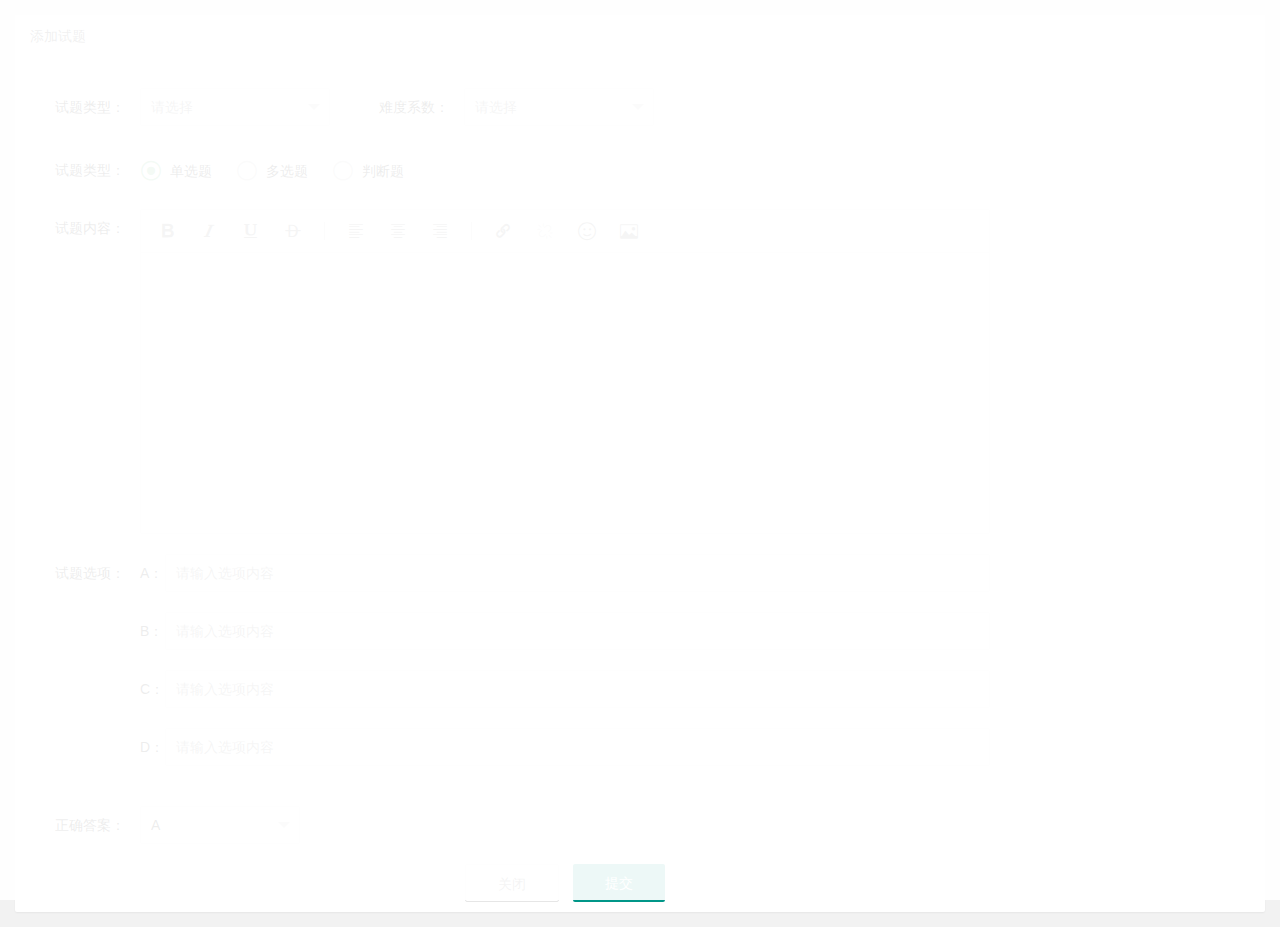
<file: iframe/page/example/form.html>
<!DOCTYPE html>
<html lang="en">
<head>
    <meta charset="UTF-8">
    <meta http-equiv="X-UA-Compatible" content="IE=edge,chrome=1">
    <meta name="viewport" content="width=device-width, initial-scale=1, maximum-scale=1">
    <title>弹窗实例</title>
    <link rel="stylesheet" href="../../assets/libs/layui/css/layui.css"/>
    <link rel="stylesheet" href="../../assets/module/admin.css?v=315"/>
    <link rel="stylesheet" href="../../assets/module/formSelects/formSelects-v4.css"/>
    <!--[if lt IE 9]>
    <script src="https://oss.maxcdn.com/html5shiv/3.7.3/html5shiv.min.js"></script>
    <script src="https://oss.maxcdn.com/respond/1.4.2/respond.min.js"></script>
    <![endif]-->
    <style>
        [lay-filter="formQA"] .layui-form-item, .layui-inline {
            margin-bottom: 0;
            margin-top: 20px;
        }

        .qa-xx-item {
            padding-left: 25px;
            margin-bottom: 20px;
        }

        .qa-xx-item-title {
            position: absolute;
            left: 0;
            line-height: 38px;
        }

    </style>
</head>
<body>

<!-- 加载动画 -->
<div class="page-loading">
    <div class="ball-loader">
        <span></span><span></span><span></span><span></span>
    </div>
</div>

<!-- 正文开始 -->
<div class="layui-fluid">
    <div class="layui-card">
        <div class="layui-card-header">添加试题</div>
        <div class="layui-card-body">
            <form class="layui-form" lay-filter="formQA" style="max-width: 960px;">
                <input type="hidden" name="questionId" value=""/>
                <div class="layui-form-item" style="margin-top: 0;">
                    <div class="layui-inline">
                        <label class="layui-form-label">试题类型：</label>
                        <div class="layui-input-inline">
                            <select name="questionTypeId" lay-verType="tips" lay-verify="required" required>
                                <option value="">请选择</option>
                                <option value="1">有机</option>
                                <option value="2">无机</option>
                                <option value="3">物化</option>
                                <option value="7">模拟电路</option>
                                <option value="8">数字电路</option>
                            </select>
                        </div>
                    </div>
                    <div class="layui-inline">
                        <label class="layui-form-label">难度系数：</label>
                        <div class="layui-input-inline">
                            <select name="difficulty" lay-verType="tips" lay-verify="required" required>
                                <option value="">请选择</option>
                                <option value="1">0.5</option>
                                <option value="2">1</option>
                            </select>
                        </div>
                    </div>
                </div>
                <div class="layui-form-item">
                    <label class="layui-form-label">试题类型：</label>
                    <div class="layui-input-block">
                        <input type="radio" lay-filter="raQT" name="typeId" value="1" title="单选题" checked>
                        <input type="radio" lay-filter="raQT" name="typeId" value="2" title="多选题">
                        <input type="radio" lay-filter="raQT" name="typeId" value="3" title="判断题">
                    </div>
                </div>
                <div class="layui-form-item">
                    <label class="layui-form-label">试题内容：</label>
                    <div class="layui-input-block">
                        <textarea name="content" id="qaContent"></textarea>
                    </div>
                </div>
                <div class="layui-form-item layui-form-text" id="xxGroup">
                </div>
                <div class="layui-form-item layui-form-text">
                    <label class="layui-form-label">正确答案：</label>
                    <div id="qaRIGroup" class="layui-input-block">
                    </div>
                </div>
                <div class="layui-form-item">
                    <div class="layui-input-block text-center">
                        <button ew-event="closeThisTabs" type="button" class="layui-btn layui-btn-primary">&emsp;关闭&emsp;</button>
                        <button class="layui-btn" lay-filter="formSubmitAQ" lay-submit>&emsp;提交&emsp;</button>
                    </div>
                </div>
            </form>
        </div>
    </div>
</div>

<!-- 不同类型题目的正确答案选项 -->
<script type="text/html" id="qaRI1">
    <!-- 单选题 -->
    <div style="max-width: 160px;">
        <select name="answer" lay-verType="tips" lay-verify="required" required>
            <option value="A">A</option>
            <option value="B">B</option>
            <option value="C">C</option>
            <option value="D">D</option>
        </select>
    </div>
</script>
<script type="text/html" id="qaRI2">
    <!-- 多选题 -->
    <div class="xm-select-nri" style="max-width: 220px;">
        <select name="answer" xm-select="qaRIMore" lay-verType="tips" lay-verify="required" required>
            <option value="A">A</option>
            <option value="B">B</option>
            <option value="C">C</option>
            <option value="D">D</option>
        </select>
    </div>
</script>
<script type="text/html" id="qaRI3">
    <!-- 判断题 -->
    <div style="max-width: 160px;">
        <select name="answer" lay-verType="tips" lay-verify="required" required>
            <option value="T">正确</option>
            <option value="F">错误</option>
        </select>
    </div>
</script>
<script type="text/html" id="xxHtml">
    <label class="layui-form-label">试题选项：</label>
    <div class="layui-input-block">
        <div class="qa-xx-item">
            <span class="qa-xx-item-title">A：</span>
            <input type="text" name="xxA" placeholder="请输入选项内容" class="layui-input"
                   autocomplete="off" lay-verType="tips" lay-verify="required" required/>
        </div>
        <div class="qa-xx-item">
            <span class="qa-xx-item-title">B：</span>
            <input type="text" name="xxB" placeholder="请输入选项内容" class="layui-input"
                   autocomplete="off" lay-verType="tips" lay-verify="required" required/>
        </div>
        <div class="qa-xx-item">
            <span class="qa-xx-item-title">C：</span>
            <input type="text" name="xxC" placeholder="请输入选项内容" class="layui-input"
                   autocomplete="off" lay-verType="tips" lay-verify="required" required/>
        </div>
        <div class="qa-xx-item">
            <span class="qa-xx-item-title">D：</span>
            <input type="text" name="xxD" placeholder="请输入选项内容" class="layui-input" autocomplete="off"/>
        </div>
    </div>
</script>

<!-- js部分 -->
<script type="text/javascript" src="../../assets/libs/layui/layui.js"></script>
<script type="text/javascript" src="../../assets/js/common.js?v=315"></script>
<script>
    layui.use(['layer', 'form', 'formSelects', 'layedit'], function () {
        var $ = layui.jquery;
        var layer = layui.layer;
        var form = layui.form;
        var formSelects = layui.formSelects;
        var layedit = layui.layedit;

        var editIndex = layedit.build('qaContent'); // 建立编辑器

        // 表单提交事件
        form.on('submit(formSubmitAQ)', function (data) {
            layer.msg("表单验证通过", {icon: 1});
            return false;
        });

        // 试题类型切换事件
        form.on('radio(raQT)', function (data) {
            changeQT(data.value);
        });

        function changeQT(value, sel) {
            if (value == 1) {
                $('#qaRIGroup').html($('#qaRI1').html());
                form.render('select');
                $('#xxGroup').html($('#xxHtml').html());
            } else if (value == 2) {
                $('#qaRIGroup').html($('#qaRI2').html());
                if (sel) {
                    formSelects.render('qaRIMore', {init: sel.split('')});
                } else {
                    formSelects.render('qaRIMore');
                }
                formSelects.btns('qaRIMore', ['select', 'remove', 'reverse'], {space: '13px'});
                $('#xxGroup').html($('#xxHtml').html());
            } else if (value == 3) {
                $('#qaRIGroup').html($('#qaRI3').html());
                form.render('select');
                $('#xxGroup').html('');
            }
        }

        setTimeout(function () {
            changeQT(1);
        }, 50);

    });
</script>
</body>
</html>
</file>
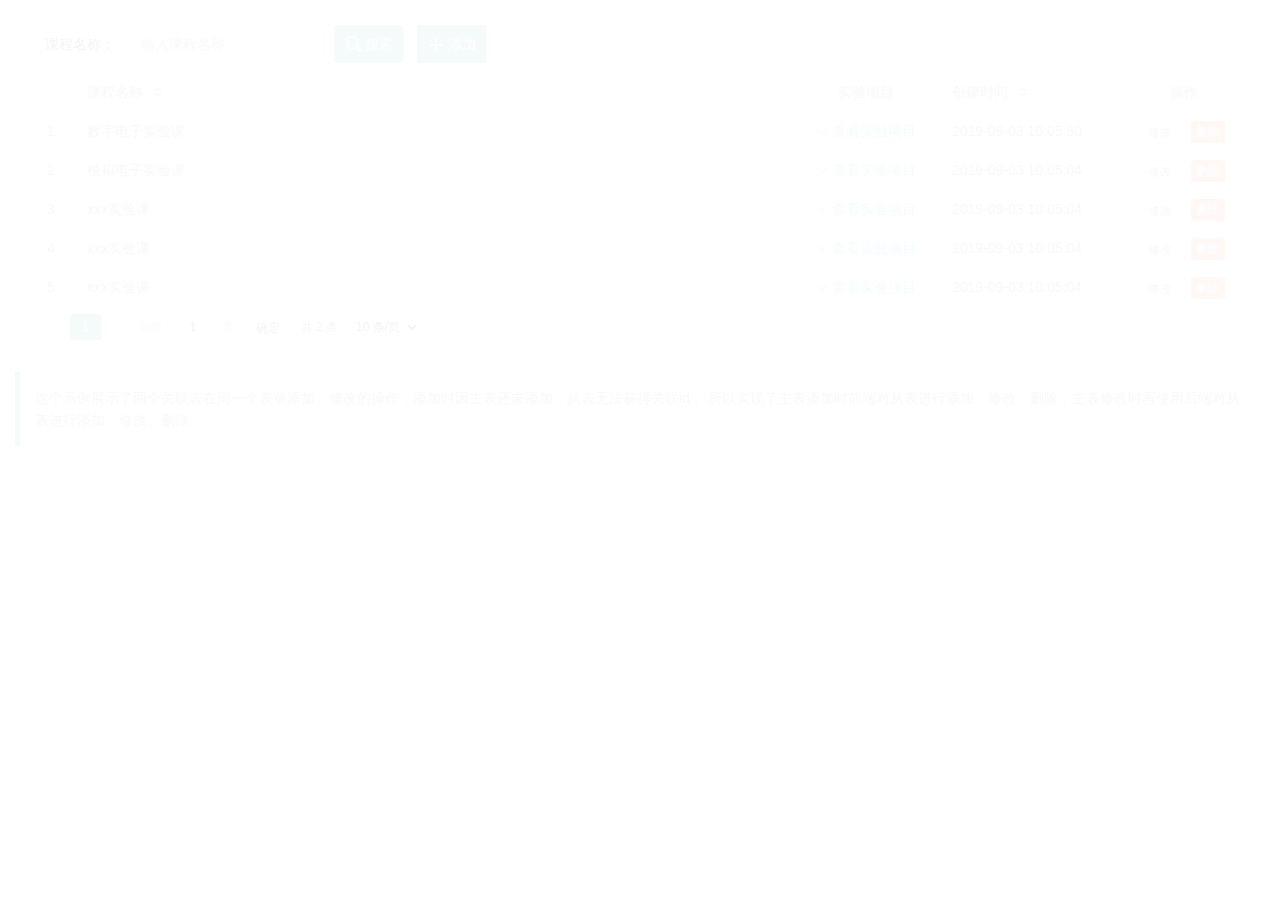
<file: iframe/page/example/syxm.html>
<!DOCTYPE html>
<html lang="en">
<head>
    <meta charset="UTF-8">
    <meta http-equiv="X-UA-Compatible" content="IE=edge,chrome=1">
    <meta name="viewport" content="width=device-width, initial-scale=1, maximum-scale=1">
    <title>实验课程管理</title>
    <link rel="stylesheet" href="../../assets/libs/layui/css/layui.css"/>
    <link rel="stylesheet" href="../../assets/module/admin.css?v=314"/>
    <!--[if lt IE 9]>
    <script src="https://oss.maxcdn.com/html5shiv/3.7.3/html5shiv.min.js"></script>
    <script src="https://oss.maxcdn.com/respond/1.4.2/respond.min.js"></script>
    <![endif]-->
    <style>
        .layui-table-view {
            margin: 0;
        }
    </style>
</head>
<body>

<!-- 加载动画 -->
<div class="page-loading">
    <div class="ball-loader">
        <span></span><span></span><span></span><span></span>
    </div>
</div>

<!-- 正文开始 -->
<div class="layui-fluid">
    <div class="layui-card">
        <div class="layui-card-body">
            <!-- 表格顶部工具栏 -->
            <div class="layui-form toolbar">
                <div class="layui-form-item">
                    <div class="layui-inline">
                        <label class="layui-form-label w-auto">课程名称：</label>
                        <div class="layui-input-inline mr0">
                            <input name="experimentTypeName" class="layui-input" type="text" placeholder="输入课程名称"/>
                        </div>
                    </div>
                    <div class="layui-inline">
                        <button class="layui-btn icon-btn" lay-filter="searchSubmit" lay-submit>
                            <i class="layui-icon">&#xe615;</i>搜索
                        </button>
                        <button id="btnAdd" class="layui-btn icon-btn"><i class="layui-icon">&#xe654;</i>添加</button>
                    </div>
                </div>
            </div>
            <table class="layui-table" id="experimentTypeTable" lay-filter="experimentTypeTable"></table>
        </div>
    </div>
    <blockquote class="layui-elem-quote layui-text" style="margin-top: 15px;background: #fff;">
        这个示例展示了两个关联表在同一个表单添加、修改的操作，添加时因主表还未添加，从表无法获得关联id，
        所以实现了主表添加时前端对从表进行添加、修改、删除，主表修改时再使用后端对从表进行添加、修改、删除。
    </blockquote>
</div>

<!-- 表格操作列 -->
<script type="text/html" id="tableBar">
    <a class="layui-btn layui-btn-primary layui-btn-xs" lay-event="edit">修改</a>
    <a class="layui-btn layui-btn-danger layui-btn-xs" lay-event="del">删除</a>
</script>
<!-- 表单弹窗 -->
<script type="text/html" id="modelExpType">
    <form id="modelExpTypeForm" lay-filter="modelExpTypeForm" class="layui-form model-form">
        <input name="experimentTypeId" type="hidden"/>
        <div class="layui-form-item">
            <label class="layui-form-label">课程名称：</label>
            <div class="layui-input-block">
                <input name="experimentTypeName" placeholder="输入课程名称" type="text" class="layui-input" maxlength="20"
                       lay-verType="tips" lay-verify="required"/>
            </div>
        </div>
        <div class="layui-form-item" style="position: relative;">
            <label class="layui-form-label">实验项目：</label>
            <div class="layui-input-block">
                <table id="formSSXMTable" lay-filter="formSSXMTable"></table>
            </div>
            <button class="layui-btn layui-btn-sm icon-btn" id="demoEDBtnAddComment"
                    style="position: absolute; left: 20px;top: 60px;padding: 0 5px;" type="button">
                <i class="layui-icon">&#xe654;</i>添加项目
            </button>
        </div>
        <div class="layui-form-item text-right">
            <button class="layui-btn layui-btn-primary" type="button" ew-event="closePageDialog">取消</button>
            <button class="layui-btn" lay-filter="modelExpTypeSubmit" lay-submit>保存</button>
        </div>
    </form>
</script>
<!-- 表格操作列 -->
<script type="text/html" id="ssxmTableBar">
    <a class="layui-btn layui-btn-primary layui-btn-xs" lay-event="edit">修改</a>
    <a class="layui-btn layui-btn-danger layui-btn-xs" lay-event="del">删除</a>
</script>
<!-- 表格操作列 -->
<script type="text/html" id="tableBar2">
    <span class="layui-text">
        <a href="javascript:;" lay-event="look">
            <i class="layui-icon" style="font-size: 12px;">&#xe61a;</i> 查看实验项目
        </a>
    </span>
</script>
<!-- 表单弹窗 -->
<script type="text/html" id="modelExp">
    <form id="modelExpForm" lay-filter="modelExpForm" class="layui-form model-form">
        <input name="experimentId" type="hidden"/>
        <div class="layui-form-item">
            <label class="layui-form-label">项目名称：</label>
            <div class="layui-input-block">
                <input name="experimentName" placeholder="请输入项目名称" type="text" class="layui-input" maxlength="20"
                       lay-verType="tips" lay-verify="required"/>
            </div>
        </div>
        <div class="layui-form-item text-right">
            <button class="layui-btn layui-btn-primary" type="button" ew-event="closePageDialog">取消</button>
            <button class="layui-btn" lay-filter="modelExpSubmit" lay-submit>保存</button>
        </div>
    </form>
</script>

<!-- js部分 -->
<script type="text/javascript" src="../../assets/libs/layui/layui.js"></script>
<script type="text/javascript" src="../../assets/js/common.js?v=314"></script>
<script>
    layui.use(['layer', 'form', 'table', 'util', 'admin', 'tableX'], function () {
        var $ = layui.jquery;
        var layer = layui.layer;
        var form = layui.form;
        var table = layui.table;
        var util = layui.util;
        var admin = layui.admin;
        var tableX = layui.tableX;

        // 渲染表格
        var insTb = tableX.render({
            elem: '#experimentTypeTable',
            url: '../../json/syxj_list.json',
            page: true,
            cellMinWidth: 100,
            cols: [[
                {type: 'numbers'},
                {field: 'experimentTypeName', title: '课程名称', sort: true},
                {align: 'center', title: '实验项目', toolbar: '#tableBar2', minWidth: 140, width: 140},
                {
                    field: 'createTime', title: '创建时间', sort: true, templet: function (d) {
                        return util.toDateString(d.createTime);
                    }, width: 180
                },
                {align: 'center', title: '操作', toolbar: '#tableBar', minWidth: 130, width: 130}
            ]]
        });

        // 搜索
        form.on('submit(searchSubmit)', function (data) {
            insTb.reload({where: data.field, page: {curr: 1}});
        });

        // 添加
        $("#btnAdd").click(function () {
            showEditModel();
        });

        // 工具条点击事件
        table.on('tool(experimentTypeTable)', function (obj) {
            var data = obj.data;
            var layEvent = obj.event;
            if (layEvent == 'edit') {
                showEditModel(data);
            } else if (layEvent == 'del') {
                doDel(data.experimentTypeId);
            } else if (layEvent == 'look') {
                var $a = $(obj.tr).find('a[lay-event="look"]');
                var offset = $a.offset();
                var top = offset.top;
                var left = offset.left;
                layer.open({
                    type: 1,
                    title: false,
                    area: '530px',
                    offset: [top + 'px', (left - 530 + $a.outerWidth()) + 'px'],
                    shade: .01,
                    shadeClose: true,
                    fixed: false,
                    content: '<table id="lookSSXMTable" lay-filter="lookSSXMTable"></table>',
                    success: function () {
                        tableX.render({
                            elem: '#lookSSXMTable',
                            url: '../../json/syxj_list2.json?experimentTypeId=' + data.experimentTypeId,
                            page: true,
                            cellMinWidth: 100,
                            cols: [[
                                {type: 'numbers'},
                                {field: 'experimentName', title: '项目名称', sort: true},
                                {
                                    field: 'createTime', title: '创建时间', sort: true, templet: function (d) {
                                        return util.toDateString(d.createTime);
                                    }
                                }
                            ]],
                            size: ''
                        });
                    }
                });
            }
        });

        // 显示表单弹窗
        function showEditModel(expTpe) {
            admin.open({
                type: 1,
                title: (expTpe ? '修改' : '添加') + '实验课程',
                content: $('#modelExpType').html(),
                area: '700px',
                success: function (layero, dIndex) {
                    $(layero).children('.layui-layer-content').css('overflow', 'visible');
                    var url = expTpe ? '../../json/ok.json' : '../../json/ok.json';
                    var isExpAdd = expTpe ? false : true;
                    // 回显数据
                    form.val('modelExpTypeForm', expTpe);
                    // 表单提交事件
                    form.on('submit(modelExpTypeSubmit)', function (data) {
                        if (isExpAdd) {
                            if (xxDataList.length <= 0) {
                                layer.tips('请添加实验项目', '#demoEDBtnAddComment', {tips: [1, '#ff4c4c']});
                                return false;
                            }
                            var nList = admin.util.deepClone(xxDataList);
                            for (var xi = 0; xi < nList.length; xi++) {
                                nList[xi].experimentId = undefined;
                            }
                            data.field.expListJson = JSON.stringify(nList);
                        }
                        layer.load(2);
                        $.post(url, data.field, function (res) {
                            layer.closeAll('loading');
                            if (res.code == 200) {
                                layer.close(dIndex);
                                insTb.reload({page: {curr: 1}});
                                layer.msg(res.msg, {icon: 1});
                            } else {
                                layer.msg(res.msg, {icon: 2});
                            }
                        }, 'json');
                        return false;
                    });
                    //
                    var xxDataList = [];
                    var tbOptions = {
                        elem: '#formSSXMTable',
                        data: xxDataList,
                        page: true,
                        height: '350px;',
                        cellMinWidth: 100,
                        cols: [[
                            {type: 'numbers'},
                            {field: 'experimentName', title: '项目名称', sort: true},
                            {
                                field: 'createTime', title: '创建时间', sort: true, templet: function (d) {
                                    return util.toDateString(d.createTime);
                                }
                            },
                            {align: 'center', title: '操作', toolbar: '#ssxmTableBar', minWidth: 120, width: 120}
                        ]],
                        size: ''
                    };
                    if (isExpAdd) {

                    } else {
                        tbOptions.data = undefined;
                        tbOptions.url = '../../json/syxj_list2.json?experimentTypeId=' + expTpe.experimentTypeId;
                    }
                    var insTbSSXM = tableX.render(tbOptions);
                    // 工具条点击事件
                    table.on('tool(formSSXMTable)', function (obj) {
                        var data = obj.data;
                        var layEvent = obj.event;
                        if (layEvent == 'edit') {
                            showEditModel2(data);
                        } else if (layEvent == 'del') {
                            layer.confirm('确定要删除吗？', {
                                shade: .1,
                                skin: 'layui-layer-admin'
                            }, function (i) {
                                layer.close(i);
                                if (isExpAdd) {  // 前端处理删除
                                    for (var j = 0; j < xxDataList.length; j++) {
                                        if (xxDataList[j].experimentId = data.experimentId) {
                                            xxDataList.splice(j, 1);
                                        }
                                    }
                                    insTbSSXM.reload({data: xxDataList, page: {curr: 1}});
                                } else {  // 后端处理删除
                                    layer.load(2);
                                    $.post('../../json/ok.json', {
                                        experimentId: data.experimentId
                                    }, function (res) {
                                        layer.closeAll('loading');
                                        if (res.code == 200) {
                                            layer.msg(res.msg, {icon: 1});
                                            insTb.reload({page: {curr: 1}});
                                            insTbSSXM.reload({page: {curr: 1}});
                                        } else {
                                            layer.msg(res.msg, {icon: 2});
                                        }
                                    }, 'json');
                                }
                            });
                        }
                    });
                    //
                    $('#demoEDBtnAddComment').click(function () {
                        showEditModel2();
                    });

                    // 显示表单弹窗
                    function showEditModel2(exp) {
                        admin.open({
                            type: 1,
                            offset: '150px',
                            title: (exp ? '修改' : '添加') + '项目',
                            content: $('#modelExp').html(),
                            success: function (layero, dIndex) {
                                $(layero).children('.layui-layer-content').css('overflow', 'visible');
                                var url = exp ? '../../json/ok.json' : '../../json/ok.json';
                                // 回显数据
                                form.val('modelExpForm', exp);
                                // 表单提交事件
                                form.on('submit(modelExpSubmit)', function (data) {
                                    if (isExpAdd) {  // 前端处理添加、修改
                                        if (exp) {  // 前端修改
                                            for (var i = 0; i < xxDataList.length; i++) {
                                                if (xxDataList[i].experimentName == data.field.experimentName && xxDataList[i].experimentId != data.field.experimentId) {
                                                    layer.msg('实验项目名称已存在', {icon: 2});
                                                    return false;
                                                }
                                            }
                                            layer.close(dIndex);
                                            for (var j = 0; j < xxDataList.length; j++) {
                                                if (xxDataList[j].experimentId == data.field.experimentId) {
                                                    xxDataList[j].experimentName = data.field.experimentName;
                                                }
                                            }
                                            insTbSSXM.reload({data: xxDataList, page: {curr: 1}});
                                        } else {  // 前端添加
                                            for (var i = 0; i < xxDataList.length; i++) {
                                                if (xxDataList[i].experimentName == data.field.experimentName) {
                                                    layer.msg('实验项目名称已存在', {icon: 2});
                                                    return false;
                                                }
                                            }
                                            layer.close(dIndex);
                                            data.field.experimentId = new Date().getTime();
                                            xxDataList.push(data.field);
                                            insTbSSXM.reload({data: xxDataList, page: {curr: 1}});
                                        }
                                    } else {  // 后端处理添加修改
                                        layer.load(2);
                                        if (!exp) {
                                            data.field.experimentTypeId = expTpe.experimentTypeId;
                                        }
                                        $.post(url, {json: JSON.stringify(data.field)}, function (res) {
                                            layer.closeAll('loading');
                                            if (res.code == 200) {
                                                layer.close(dIndex);
                                                insTbSSXM.reload({page: {curr: 1}});
                                                layer.msg(res.msg, {icon: 1});
                                            } else {
                                                layer.msg(res.msg, {icon: 2});
                                            }
                                        }, 'json');
                                    }
                                    return false;
                                });
                            }
                        });
                    }

                }
            });
        }

        // 删除
        function doDel(experimentTypeId) {
            layer.confirm('确定要删除吗？', {
                shade: .1,
                skin: 'layui-layer-admin'
            }, function (i) {
                layer.close(i);
                layer.load(2);
                $.post('../../json/ok.json', {
                    experimentTypeId: experimentTypeId
                }, function (res) {
                    layer.closeAll('loading');
                    if (res.code == 200) {
                        layer.msg(res.msg, {icon: 1});
                        insTb.reload({page: {curr: 1}});
                    } else {
                        layer.msg(res.msg, {icon: 2});
                    }
                }, 'json');
            });
        }

    });
</script>
</body>
</html>
</file>
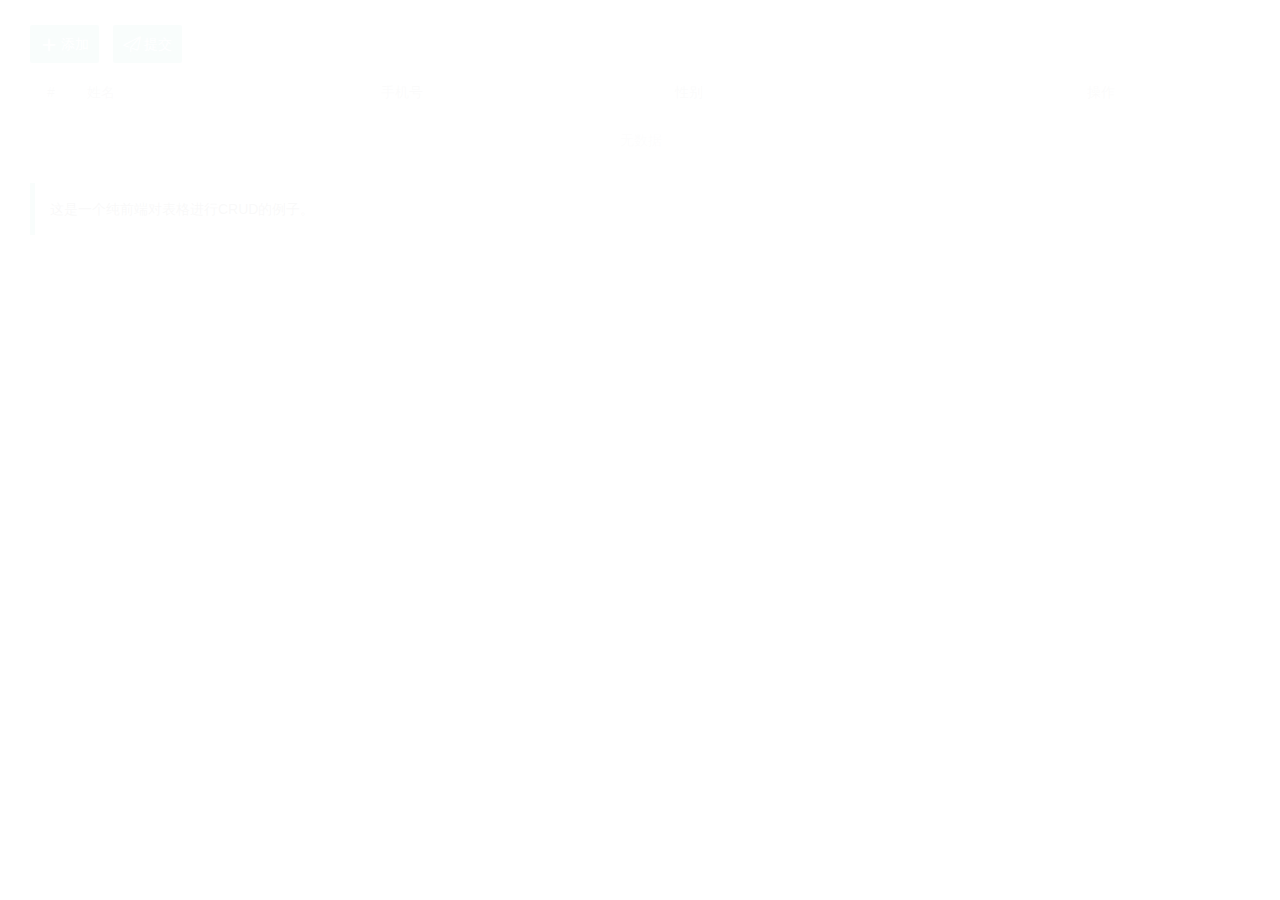
<file: iframe/page/example/table-crud.html>
<!DOCTYPE html>
<html>
<head>
    <meta charset="utf-8"/>
    <meta http-equiv="X-UA-Compatible" content="IE=edge,chrome=1">
    <meta name="viewport" content="width=device-width, initial-scale=1, maximum-scale=1">
    <title></title>
    <link rel="stylesheet" href="../../assets/libs/layui/css/layui.css"/>
    <link rel="stylesheet" href="../../assets/module/admin.css?v=315"/>
</head>
<body>

<!-- 加载动画 -->
<div class="page-loading">
    <div class="ball-loader">
        <span></span><span></span><span></span><span></span>
    </div>
</div>

<!-- 正文开始 -->
<div class="layui-fluid">

    <div class="layui-card">
        <div class="layui-card-body">
            <div class="layui-form toolbar">
                <div class="layui-form-item">
                    <div class="layui-inline">
                        <button id="btnAdd" class="layui-btn icon-btn"><i class="layui-icon">&#xe654;</i>添加</button>
                        <button id="btnSubmit" class="layui-btn icon-btn"><i class="layui-icon">&#xe609;</i>提交</button>
                    </div>
                </div>
            </div>

            <table id="tb1" lay-filter="tb1"></table>

            <blockquote class="layui-elem-quote" style="margin-top: 15px;">这是一个纯前端对表格进行CRUD的例子。</blockquote>
        </div>
    </div>
</div>

<!-- 表单弹窗 -->
<script type="text/html" id="modelUser">
    <form id="modelUserForm" lay-filter="modelUserForm" class="layui-form model-form">
        <div class="layui-form-item">
            <label class="layui-form-label">姓名</label>
            <div class="layui-input-block">
                <input name="name" placeholder="请输入姓名" type="text" class="layui-input"
                       lay-verType="tips" lay-verify="required" required/>
            </div>
        </div>
        <div class="layui-form-item">
            <label class="layui-form-label">手机号</label>
            <div class="layui-input-block">
                <input name="phone" placeholder="请输入手机号" type="text" class="layui-input"
                       lay-verType="tips" lay-verify="required" required/>
            </div>
        </div>
        <div class="layui-form-item">
            <label class="layui-form-label">性别</label>
            <div class="layui-input-block">
                <input type="radio" name="sex" value="男" title="男" checked/>
                <input type="radio" name="sex" value="女" title="女"/>
            </div>
        </div>
        <div class="layui-form-item text-right">
            <button class="layui-btn layui-btn-primary" type="button" ew-event="closePageDialog">取消</button>
            <button class="layui-btn" lay-filter="modelSubmitUser" lay-submit>保存</button>
        </div>
    </form>
</script>

<!-- 表格操作列 -->
<script type="text/html" id="tableBar">
    <a class="layui-btn layui-btn-primary layui-btn-xs" lay-event="edit">修改</a>
    <a class="layui-btn layui-btn-danger layui-btn-xs" lay-event="del">删除</a>
</script>
<!-- js部分 -->
<script type="text/javascript" src="../../assets/libs/layui/layui.js"></script>
<script type="text/javascript" src="../../assets/js/common.js?v=315"></script>
<script>
    layui.use(['layer', 'table', 'admin', 'form'], function () {
        var $ = layui.jquery;
        var layer = layui.layer;
        var table = layui.table;
        var admin = layui.admin;
        var form = layui.form;

        var mDataList = [];

        var insTb = table.render({
            elem: '#tb1',
            data: [],
            page: true,
            cellMinWidth: 100,
            cols: [[
                {type: 'numbers', title: '#'},
                {field: 'name', title: '姓名'},
                {field: 'phone', title: '手机号'},
                {field: 'sex', title: '性别'},
                {align: 'center', toolbar: '#tableBar', title: '操作', minWidth: 200}
            ]]
        });

        $('#btnAdd').click(function () {
            showEditModel();
        });

        // 工具条点击事件
        table.on('tool(tb1)', function (obj) {
            var data = obj.data;
            var layEvent = obj.event;
            if (layEvent === 'edit') { // 修改
                showEditModel(data);
            } else if (layEvent === 'del') { // 删除
                for (var i = 0; i < mDataList.length; i++) {
                    if (mDataList[i].id == data.id) {
                        mDataList.splice(i, 1);
                        break;
                    }
                }
                insTb.reload({data: mDataList});
            }
        });

        //
        function showEditModel(mData) {
            admin.open({
                type: 1,
                title: mData ? '修改' : '添加',
                content: $('#modelUser').html(),
                success: function (layero, dIndex) {
                    form.val('modelUserForm', mData);
                    form.on('submit(modelSubmitUser)', function (data) {
                        if (mData) {
                            for (var i = 0; i < mDataList.length; i++) {
                                if (mDataList[i].id == mData.id) {
                                    for (var f in data.field) {
                                        mDataList[i][f] = data.field[f];
                                    }
                                    break;
                                }
                            }
                        } else {
                            data.field.id = new Date().getTime();
                            mDataList.push(data.field);
                        }
                        insTb.reload({data: mDataList});
                        layer.close(dIndex);
                        return false;
                    });
                }
            });
        }

        $('#btnSubmit').click(function () {
            layer.alert(JSON.stringify(mDataList));
        });

    });
</script>
</body>
</html>
</file>
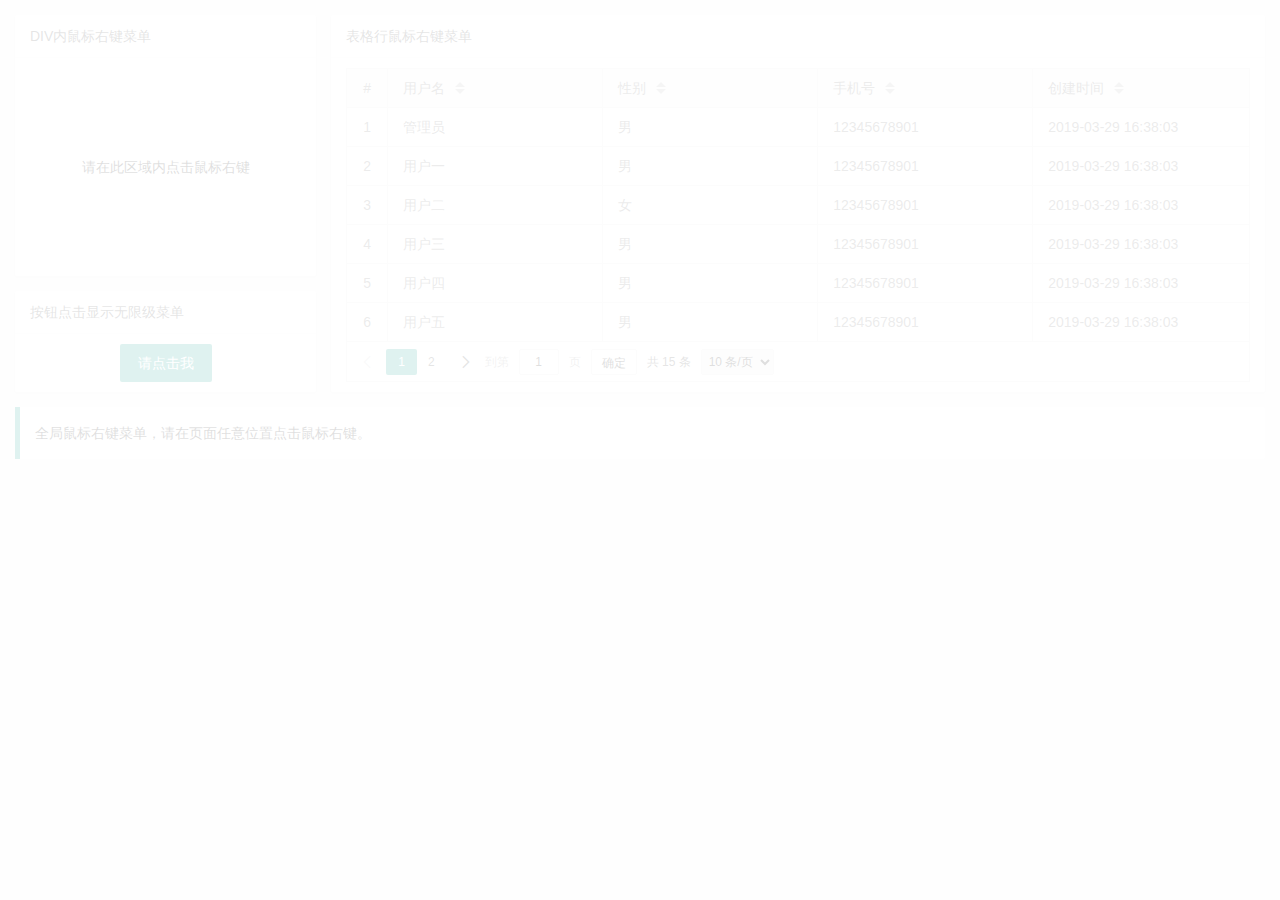
<file: iframe/page/plugin/contextMenu.html>
<!DOCTYPE html>
<html lang="en">
<head>
    <meta charset="UTF-8">
    <meta http-equiv="X-UA-Compatible" content="IE=edge,chrome=1">
    <meta name="viewport" content="width=device-width, initial-scale=1, maximum-scale=1">
    <title>右键菜单</title>
    <link rel="stylesheet" href="../../assets/libs/layui/css/layui.css"/>
    <link rel="stylesheet" href="../../assets/module/admin.css?v=313"/>
    <!--[if lt IE 9]>
    <script src="https://oss.maxcdn.com/html5shiv/3.7.3/html5shiv.min.js"></script>
    <script src="https://oss.maxcdn.com/respond/1.4.2/respond.min.js"></script>
    <![endif]-->
</head>
<body>

<!-- 加载动画 -->
<div class="page-loading">
    <div class="ball-loader">
        <span></span><span></span><span></span><span></span>
    </div>
</div>

<!-- 正文开始 -->
<div class="layui-fluid ">
    <div class="layui-row layui-col-space15">
        <div class="layui-col-xs12 layui-col-sm4 layui-col-md3">
            <div class="layui-card">
                <div class="layui-card-header">DIV内鼠标右键菜单</div>
                <div class="layui-card-body text-center" id="btnCtxMenu" style="padding: 97px 15px;">
                    请在此区域内点击鼠标右键
                </div>
            </div>
            <div class="layui-card">
                <div class="layui-card-header">按钮点击显示无限级菜单</div>
                <div class="layui-card-body text-center">
                    <button id="btnCtxMenu2" class="layui-btn">请点击我</button>
                </div>
            </div>
        </div>
        <div class="layui-col-xs12 layui-col-sm8 layui-col-md9">
            <div class="layui-card">
                <div class="layui-card-header">表格行鼠标右键菜单</div>
                <div class="layui-card-body">
                    <table id="ctxMenuTable" lay-filter="ctxMenuTable"></table>
                </div>
            </div>
        </div>
    </div>
    <blockquote class="layui-elem-quote" style="background: #fff;margin-top: 15px;">
        全局鼠标右键菜单，请在页面任意位置点击鼠标右键。
    </blockquote>
</div>

<!-- js部分 -->
<script type="text/javascript" src="../../assets/libs/layui/layui.js"></script>
<script type="text/javascript" src="../../assets/js/common.js?v=313"></script>
<script>
    layui.use(['layer', 'contextMenu', 'table', 'tableX', 'util'], function () {
        var $ = layui.jquery;
        var layer = layui.layer;
        var contextMenu = layui.contextMenu;
        var table = layui.table;
        var tableX = layui.tableX;
        var util = layui.util;

        // 重写右键菜单
        contextMenu.bind('#btnCtxMenu', [{
            name: '右键菜单一',
            click: function () {
                layer.msg('点击了右键菜单一', {icon: 1});
            }
        }, {
            name: '右键菜单二',
            click: function () {
                layer.msg('点击了右键菜单二', {icon: 1});
            }
        }, {
            icon: 'layui-icon layui-icon-more-vertical',
            name: '右键菜单三',
            subs: [{
                name: '右键子菜单一',
                click: function () {
                    layer.msg('点击了右键子菜单一', {icon: 1});
                }
            }, {
                name: '右键子菜单二',
                click: function () {
                    layer.msg('点击了右键子菜单二', {icon: 1});
                }
            }, {
                name: '右键子菜单三',
                subs: [{
                    name: '右键三级菜单一',
                    click: function () {
                        layer.msg('点击了右键三级菜单一', {icon: 1});
                    }
                }, {
                    name: '右键三级菜单二',
                    click: function () {
                        layer.msg('点击了右键三级菜单二', {icon: 1});
                    }
                }]
            }]
        }]);

        // 重写右键菜单
        contextMenu.bind('html', [{
            icon: 'layui-icon layui-icon-refresh',
            name: '刷新子页面',
            click: function () {
                location.reload();
            }
        }, {
            name: '刷新主框架',
            click: function () {
                top.location.reload();
            },
            hr: true
        }, {
            icon: 'layui-icon layui-icon-snowflake',
            name: '菜单项一',
            click: function () {
                layer.msg('点击了菜单一', {icon: 1});
            }
        }, {
            icon: 'layui-icon layui-icon-location',
            name: '菜单项二',
            click: function () {
                layer.msg('点击了菜单二', {icon: 1});
            }
        }, {
            name: '菜单项三',
            subs: [{
                name: '子菜单一',
                click: function () {
                    layer.msg('点击了子菜单一', {icon: 1});
                }
            }, {
                name: '子菜单二',
                click: function () {
                    layer.msg('点击了子菜单二', {icon: 1});
                }
            }, {
                name: '子菜单三',
                subs: [{
                    name: '三级菜单一',
                    click: function () {
                        layer.msg('点击了三级菜单一', {icon: 1});
                    }
                }, {
                    name: '三级菜单二',
                    subs: [{
                        name: '四级菜单一',
                        click: function () {
                            layer.msg('点击了四级菜单一', {icon: 1});
                        }
                    }, {
                        name: '四级菜单二',
                        click: function () {
                            layer.msg('点击了四级菜单二', {icon: 1});
                        }
                    }]
                }]
            }]
        }, {
            name: '菜单四',
            click: function () {
                layer.msg('点击了菜单四', {icon: 1});
            }
        }]);

        // 直接使用show方法
        $('#btnCtxMenu2').click(function (e) {
            var x = $(this).offset().left;
            var y = $(this).offset().top + $(this).outerHeight();
            contextMenu.show([{
                name: '按钮菜单一',
                click: function () {
                    layer.msg('点击了按钮菜单一', {icon: 1});
                }
            }, {
                name: '按钮菜单二',
                click: function () {
                    layer.msg('点击了按钮菜单二', {icon: 1});
                }
            }, {
                icon: 'layui-icon layui-icon-more-vertical',
                name: '按钮菜单三',
                subs: [{
                    name: '按钮子菜单一',
                    click: function () {
                        layer.msg('点击了按钮子菜单一', {icon: 1});
                    }
                }, {
                    name: '按钮子菜单二',
                    click: function () {
                        layer.msg('点击了按钮子菜单二', {icon: 1});
                    }
                }, {
                    name: '按钮子菜单三',
                    subs: [{
                        name: '按钮三级菜单一',
                        click: function () {
                            layer.msg('点击了按钮三级菜单一', {icon: 1});
                        }
                    }, {
                        name: '按钮三级菜单二',
                        click: function () {
                            layer.msg('点击了按钮三级菜单二', {icon: 1});
                        }
                    }]
                }]
            }], x, y);
            if (e !== void 0) {
                e.preventDefault();
                e.stopPropagation();
            }
        });

        // 表格行右键
        var insTb3 = table.render({
            elem: '#ctxMenuTable',
            url: '../../json/user.json',
            page: true,
            cellMinWidth: 100,
            cols: [[
                {type: 'numbers', title: '#'},
                {field: 'nickName', title: '用户名', sort: true},
                {field: 'sex', title: '性别', sort: true},
                {field: 'phone', title: '手机号', sort: true},
                {
                    field: 'createTime', templet: function (d) {
                        return util.toDateString(d.createTime);
                    }, title: '创建时间', sort: true
                }
            ]],
            done: function () {
                // 绑定鼠标右键
                tableX.bindCtxMenu('ctxMenuTable', [{
                    icon: 'layui-icon layui-icon-tips',
                    name: '查看详情',
                    click: function (d) {
                        layer.msg('点击了详情，userId：' + d.userId);
                    }
                }, {
                    icon: 'layui-icon layui-icon-edit',
                    name: '修改用户',
                    click: function (d) {
                        layer.msg('点击了修改，userId：' + d.userId);
                    }
                }, {
                    icon: 'layui-icon layui-icon-unlink',
                    name: '冻结用户',
                    click: function (d) {
                        layer.msg('点击了冻结，userId：' + d.userId);
                    }
                }, {
                    icon: 'layui-icon layui-icon-close text-danger',
                    name: '<span class="text-danger">删除用户</span>',
                    click: function (d) {
                        layer.msg('点击了删除，userId：' + d.userId);
                    }
                }]);
            }
        });

    });
</script>
</body>
</html>
</file>
<file: iframe/assets/libs/layui/css/layui.css>
/** layui-v2.5.5 MIT License By https://www.layui.com */
 .layui-inline,img{display:inline-block;vertical-align:middle}h1,h2,h3,h4,h5,h6{font-weight:400}.layui-edge,.layui-header,.layui-inline,.layui-main{position:relative}.layui-body,.layui-edge,.layui-elip{overflow:hidden}.layui-btn,.layui-edge,.layui-inline,img{vertical-align:middle}.layui-btn,.layui-disabled,.layui-icon,.layui-unselect{-moz-user-select:none;-webkit-user-select:none;-ms-user-select:none}.layui-elip,.layui-form-checkbox span,.layui-form-pane .layui-form-label{text-overflow:ellipsis;white-space:nowrap}.layui-breadcrumb,.layui-tree-btnGroup{visibility:hidden}blockquote,body,button,dd,div,dl,dt,form,h1,h2,h3,h4,h5,h6,input,li,ol,p,pre,td,textarea,th,ul{margin:0;padding:0;-webkit-tap-highlight-color:rgba(0,0,0,0)}a:active,a:hover{outline:0}img{border:none}li{list-style:none}table{border-collapse:collapse;border-spacing:0}h4,h5,h6{font-size:100%}button,input,optgroup,option,select,textarea{font-family:inherit;font-size:inherit;font-style:inherit;font-weight:inherit;outline:0}pre{white-space:pre-wrap;white-space:-moz-pre-wrap;white-space:-pre-wrap;white-space:-o-pre-wrap;word-wrap:break-word}body{line-height:24px;font:14px Helvetica Neue,Helvetica,PingFang SC,Tahoma,Arial,sans-serif}hr{height:1px;margin:10px 0;border:0;clear:both}a{color:#333;text-decoration:none}a:hover{color:#777}a cite{font-style:normal;*cursor:pointer}.layui-border-box,.layui-border-box *{box-sizing:border-box}.layui-box,.layui-box *{box-sizing:content-box}.layui-clear{clear:both;*zoom:1}.layui-clear:after{content:'\20';clear:both;*zoom:1;display:block;height:0}.layui-inline{*display:inline;*zoom:1}.layui-edge{display:inline-block;width:0;height:0;border-width:6px;border-style:dashed;border-color:transparent}.layui-edge-top{top:-4px;border-bottom-color:#999;border-bottom-style:solid}.layui-edge-right{border-left-color:#999;border-left-style:solid}.layui-edge-bottom{top:2px;border-top-color:#999;border-top-style:solid}.layui-edge-left{border-right-color:#999;border-right-style:solid}.layui-disabled,.layui-disabled:hover{color:#d2d2d2!important;cursor:not-allowed!important}.layui-circle{border-radius:100%}.layui-show{display:block!important}.layui-hide{display:none!important}@font-face{font-family:layui-icon;src:url(../font/iconfont.eot?v=250);src:url(../font/iconfont.eot?v=250#iefix) format('embedded-opentype'),url(../font/iconfont.woff2?v=250) format('woff2'),url(../font/iconfont.woff?v=250) format('woff'),url(../font/iconfont.ttf?v=250) format('truetype'),url(../font/iconfont.svg?v=250#layui-icon) format('svg')}.layui-icon{font-family:layui-icon!important;font-size:16px;font-style:normal;-webkit-font-smoothing:antialiased;-moz-osx-font-smoothing:grayscale}.layui-icon-reply-fill:before{content:"\e611"}.layui-icon-set-fill:before{content:"\e614"}.layui-icon-menu-fill:before{content:"\e60f"}.layui-icon-search:before{content:"\e615"}.layui-icon-share:before{content:"\e641"}.layui-icon-set-sm:before{content:"\e620"}.layui-icon-engine:before{content:"\e628"}.layui-icon-close:before{content:"\1006"}.layui-icon-close-fill:before{content:"\1007"}.layui-icon-chart-screen:before{content:"\e629"}.layui-icon-star:before{content:"\e600"}.layui-icon-circle-dot:before{content:"\e617"}.layui-icon-chat:before{content:"\e606"}.layui-icon-release:before{content:"\e609"}.layui-icon-list:before{content:"\e60a"}.layui-icon-chart:before{content:"\e62c"}.layui-icon-ok-circle:before{content:"\1005"}.layui-icon-layim-theme:before{content:"\e61b"}.layui-icon-table:before{content:"\e62d"}.layui-icon-right:before{content:"\e602"}.layui-icon-left:before{content:"\e603"}.layui-icon-cart-simple:before{content:"\e698"}.layui-icon-face-cry:before{content:"\e69c"}.layui-icon-face-smile:before{content:"\e6af"}.layui-icon-survey:before{content:"\e6b2"}.layui-icon-tree:before{content:"\e62e"}.layui-icon-upload-circle:before{content:"\e62f"}.layui-icon-add-circle:before{content:"\e61f"}.layui-icon-download-circle:before{content:"\e601"}.layui-icon-templeate-1:before{content:"\e630"}.layui-icon-util:before{content:"\e631"}.layui-icon-face-surprised:before{content:"\e664"}.layui-icon-edit:before{content:"\e642"}.layui-icon-speaker:before{content:"\e645"}.layui-icon-down:before{content:"\e61a"}.layui-icon-file:before{content:"\e621"}.layui-icon-layouts:before{content:"\e632"}.layui-icon-rate-half:before{content:"\e6c9"}.layui-icon-add-circle-fine:before{content:"\e608"}.layui-icon-prev-circle:before{content:"\e633"}.layui-icon-read:before{content:"\e705"}.layui-icon-404:before{content:"\e61c"}.layui-icon-carousel:before{content:"\e634"}.layui-icon-help:before{content:"\e607"}.layui-icon-code-circle:before{content:"\e635"}.layui-icon-water:before{content:"\e636"}.layui-icon-username:before{content:"\e66f"}.layui-icon-find-fill:before{content:"\e670"}.layui-icon-about:before{content:"\e60b"}.layui-icon-location:before{content:"\e715"}.layui-icon-up:before{content:"\e619"}.layui-icon-pause:before{content:"\e651"}.layui-icon-date:before{content:"\e637"}.layui-icon-layim-uploadfile:before{content:"\e61d"}.layui-icon-delete:before{content:"\e640"}.layui-icon-play:before{content:"\e652"}.layui-icon-top:before{content:"\e604"}.layui-icon-friends:before{content:"\e612"}.layui-icon-refresh-3:before{content:"\e9aa"}.layui-icon-ok:before{content:"\e605"}.layui-icon-layer:before{content:"\e638"}.layui-icon-face-smile-fine:before{content:"\e60c"}.layui-icon-dollar:before{content:"\e659"}.layui-icon-group:before{content:"\e613"}.layui-icon-layim-download:before{content:"\e61e"}.layui-icon-picture-fine:before{content:"\e60d"}.layui-icon-link:before{content:"\e64c"}.layui-icon-diamond:before{content:"\e735"}.layui-icon-log:before{content:"\e60e"}.layui-icon-rate-solid:before{content:"\e67a"}.layui-icon-fonts-del:before{content:"\e64f"}.layui-icon-unlink:before{content:"\e64d"}.layui-icon-fonts-clear:before{content:"\e639"}.layui-icon-triangle-r:before{content:"\e623"}.layui-icon-circle:before{content:"\e63f"}.layui-icon-radio:before{content:"\e643"}.layui-icon-align-center:before{content:"\e647"}.layui-icon-align-right:before{content:"\e648"}.layui-icon-align-left:before{content:"\e649"}.layui-icon-loading-1:before{content:"\e63e"}.layui-icon-return:before{content:"\e65c"}.layui-icon-fonts-strong:before{content:"\e62b"}.layui-icon-upload:before{content:"\e67c"}.layui-icon-dialogue:before{content:"\e63a"}.layui-icon-video:before{content:"\e6ed"}.layui-icon-headset:before{content:"\e6fc"}.layui-icon-cellphone-fine:before{content:"\e63b"}.layui-icon-add-1:before{content:"\e654"}.layui-icon-face-smile-b:before{content:"\e650"}.layui-icon-fonts-html:before{content:"\e64b"}.layui-icon-form:before{content:"\e63c"}.layui-icon-cart:before{content:"\e657"}.layui-icon-camera-fill:before{content:"\e65d"}.layui-icon-tabs:before{content:"\e62a"}.layui-icon-fonts-code:before{content:"\e64e"}.layui-icon-fire:before{content:"\e756"}.layui-icon-set:before{content:"\e716"}.layui-icon-fonts-u:before{content:"\e646"}.layui-icon-triangle-d:before{content:"\e625"}.layui-icon-tips:before{content:"\e702"}.layui-icon-picture:before{content:"\e64a"}.layui-icon-more-vertical:before{content:"\e671"}.layui-icon-flag:before{content:"\e66c"}.layui-icon-loading:before{content:"\e63d"}.layui-icon-fonts-i:before{content:"\e644"}.layui-icon-refresh-1:before{content:"\e666"}.layui-icon-rmb:before{content:"\e65e"}.layui-icon-home:before{content:"\e68e"}.layui-icon-user:before{content:"\e770"}.layui-icon-notice:before{content:"\e667"}.layui-icon-login-weibo:before{content:"\e675"}.layui-icon-voice:before{content:"\e688"}.layui-icon-upload-drag:before{content:"\e681"}.layui-icon-login-qq:before{content:"\e676"}.layui-icon-snowflake:before{content:"\e6b1"}.layui-icon-file-b:before{content:"\e655"}.layui-icon-template:before{content:"\e663"}.layui-icon-auz:before{content:"\e672"}.layui-icon-console:before{content:"\e665"}.layui-icon-app:before{content:"\e653"}.layui-icon-prev:before{content:"\e65a"}.layui-icon-website:before{content:"\e7ae"}.layui-icon-next:before{content:"\e65b"}.layui-icon-component:before{content:"\e857"}.layui-icon-more:before{content:"\e65f"}.layui-icon-login-wechat:before{content:"\e677"}.layui-icon-shrink-right:before{content:"\e668"}.layui-icon-spread-left:before{content:"\e66b"}.layui-icon-camera:before{content:"\e660"}.layui-icon-note:before{content:"\e66e"}.layui-icon-refresh:before{content:"\e669"}.layui-icon-female:before{content:"\e661"}.layui-icon-male:before{content:"\e662"}.layui-icon-password:before{content:"\e673"}.layui-icon-senior:before{content:"\e674"}.layui-icon-theme:before{content:"\e66a"}.layui-icon-tread:before{content:"\e6c5"}.layui-icon-praise:before{content:"\e6c6"}.layui-icon-star-fill:before{content:"\e658"}.layui-icon-rate:before{content:"\e67b"}.layui-icon-template-1:before{content:"\e656"}.layui-icon-vercode:before{content:"\e679"}.layui-icon-cellphone:before{content:"\e678"}.layui-icon-screen-full:before{content:"\e622"}.layui-icon-screen-restore:before{content:"\e758"}.layui-icon-cols:before{content:"\e610"}.layui-icon-export:before{content:"\e67d"}.layui-icon-print:before{content:"\e66d"}.layui-icon-slider:before{content:"\e714"}.layui-icon-addition:before{content:"\e624"}.layui-icon-subtraction:before{content:"\e67e"}.layui-icon-service:before{content:"\e626"}.layui-icon-transfer:before{content:"\e691"}.layui-main{width:1140px;margin:0 auto}.layui-header{z-index:1000;height:60px}.layui-header a:hover{transition:all .5s;-webkit-transition:all .5s}.layui-side{position:fixed;left:0;top:0;bottom:0;z-index:999;width:200px;overflow-x:hidden}.layui-side-scroll{position:relative;width:220px;height:100%;overflow-x:hidden}.layui-body{position:absolute;left:200px;right:0;top:0;bottom:0;z-index:998;width:auto;overflow-y:auto;box-sizing:border-box}.layui-layout-body{overflow:hidden}.layui-layout-admin .layui-header{background-color:#23262E}.layui-layout-admin .layui-side{top:60px;width:200px;overflow-x:hidden}.layui-layout-admin .layui-body{position:fixed;top:60px;bottom:44px}.layui-layout-admin .layui-main{width:auto;margin:0 15px}.layui-layout-admin .layui-footer{position:fixed;left:200px;right:0;bottom:0;height:44px;line-height:44px;padding:0 15px;background-color:#eee}.layui-layout-admin .layui-logo{position:absolute;left:0;top:0;width:200px;height:100%;line-height:60px;text-align:center;color:#009688;font-size:16px}.layui-layout-admin .layui-header .layui-nav{background:0 0}.layui-layout-left{position:absolute!important;left:200px;top:0}.layui-layout-right{position:absolute!important;right:0;top:0}.layui-container{position:relative;margin:0 auto;padding:0 15px;box-sizing:border-box}.layui-fluid{position:relative;margin:0 auto;padding:0 15px}.layui-row:after,.layui-row:before{content:'';display:block;clear:both}.layui-col-lg1,.layui-col-lg10,.layui-col-lg11,.layui-col-lg12,.layui-col-lg2,.layui-col-lg3,.layui-col-lg4,.layui-col-lg5,.layui-col-lg6,.layui-col-lg7,.layui-col-lg8,.layui-col-lg9,.layui-col-md1,.layui-col-md10,.layui-col-md11,.layui-col-md12,.layui-col-md2,.layui-col-md3,.layui-col-md4,.layui-col-md5,.layui-col-md6,.layui-col-md7,.layui-col-md8,.layui-col-md9,.layui-col-sm1,.layui-col-sm10,.layui-col-sm11,.layui-col-sm12,.layui-col-sm2,.layui-col-sm3,.layui-col-sm4,.layui-col-sm5,.layui-col-sm6,.layui-col-sm7,.layui-col-sm8,.layui-col-sm9,.layui-col-xs1,.layui-col-xs10,.layui-col-xs11,.layui-col-xs12,.layui-col-xs2,.layui-col-xs3,.layui-col-xs4,.layui-col-xs5,.layui-col-xs6,.layui-col-xs7,.layui-col-xs8,.layui-col-xs9{position:relative;display:block;box-sizing:border-box}.layui-col-xs1,.layui-col-xs10,.layui-col-xs11,.layui-col-xs12,.layui-col-xs2,.layui-col-xs3,.layui-col-xs4,.layui-col-xs5,.layui-col-xs6,.layui-col-xs7,.layui-col-xs8,.layui-col-xs9{float:left}.layui-col-xs1{width:8.33333333%}.layui-col-xs2{width:16.66666667%}.layui-col-xs3{width:25%}.layui-col-xs4{width:33.33333333%}.layui-col-xs5{width:41.66666667%}.layui-col-xs6{width:50%}.layui-col-xs7{width:58.33333333%}.layui-col-xs8{width:66.66666667%}.layui-col-xs9{width:75%}.layui-col-xs10{width:83.33333333%}.layui-col-xs11{width:91.66666667%}.layui-col-xs12{width:100%}.layui-col-xs-offset1{margin-left:8.33333333%}.layui-col-xs-offset2{margin-left:16.66666667%}.layui-col-xs-offset3{margin-left:25%}.layui-col-xs-offset4{margin-left:33.33333333%}.layui-col-xs-offset5{margin-left:41.66666667%}.layui-col-xs-offset6{margin-left:50%}.layui-col-xs-offset7{margin-left:58.33333333%}.layui-col-xs-offset8{margin-left:66.66666667%}.layui-col-xs-offset9{margin-left:75%}.layui-col-xs-offset10{margin-left:83.33333333%}.layui-col-xs-offset11{margin-left:91.66666667%}.layui-col-xs-offset12{margin-left:100%}@media screen and (max-width:768px){.layui-hide-xs{display:none!important}.layui-show-xs-block{display:block!important}.layui-show-xs-inline{display:inline!important}.layui-show-xs-inline-block{display:inline-block!important}}@media screen and (min-width:768px){.layui-container{width:750px}.layui-hide-sm{display:none!important}.layui-show-sm-block{display:block!important}.layui-show-sm-inline{display:inline!important}.layui-show-sm-inline-block{display:inline-block!important}.layui-col-sm1,.layui-col-sm10,.layui-col-sm11,.layui-col-sm12,.layui-col-sm2,.layui-col-sm3,.layui-col-sm4,.layui-col-sm5,.layui-col-sm6,.layui-col-sm7,.layui-col-sm8,.layui-col-sm9{float:left}.layui-col-sm1{width:8.33333333%}.layui-col-sm2{width:16.66666667%}.layui-col-sm3{width:25%}.layui-col-sm4{width:33.33333333%}.layui-col-sm5{width:41.66666667%}.layui-col-sm6{width:50%}.layui-col-sm7{width:58.33333333%}.layui-col-sm8{width:66.66666667%}.layui-col-sm9{width:75%}.layui-col-sm10{width:83.33333333%}.layui-col-sm11{width:91.66666667%}.layui-col-sm12{width:100%}.layui-col-sm-offset1{margin-left:8.33333333%}.layui-col-sm-offset2{margin-left:16.66666667%}.layui-col-sm-offset3{margin-left:25%}.layui-col-sm-offset4{margin-left:33.33333333%}.layui-col-sm-offset5{margin-left:41.66666667%}.layui-col-sm-offset6{margin-left:50%}.layui-col-sm-offset7{margin-left:58.33333333%}.layui-col-sm-offset8{margin-left:66.66666667%}.layui-col-sm-offset9{margin-left:75%}.layui-col-sm-offset10{margin-left:83.33333333%}.layui-col-sm-offset11{margin-left:91.66666667%}.layui-col-sm-offset12{margin-left:100%}}@media screen and (min-width:992px){.layui-container{width:970px}.layui-hide-md{display:none!important}.layui-show-md-block{display:block!important}.layui-show-md-inline{display:inline!important}.layui-show-md-inline-block{display:inline-block!important}.layui-col-md1,.layui-col-md10,.layui-col-md11,.layui-col-md12,.layui-col-md2,.layui-col-md3,.layui-col-md4,.layui-col-md5,.layui-col-md6,.layui-col-md7,.layui-col-md8,.layui-col-md9{float:left}.layui-col-md1{width:8.33333333%}.layui-col-md2{width:16.66666667%}.layui-col-md3{width:25%}.layui-col-md4{width:33.33333333%}.layui-col-md5{width:41.66666667%}.layui-col-md6{width:50%}.layui-col-md7{width:58.33333333%}.layui-col-md8{width:66.66666667%}.layui-col-md9{width:75%}.layui-col-md10{width:83.33333333%}.layui-col-md11{width:91.66666667%}.layui-col-md12{width:100%}.layui-col-md-offset1{margin-left:8.33333333%}.layui-col-md-offset2{margin-left:16.66666667%}.layui-col-md-offset3{margin-left:25%}.layui-col-md-offset4{margin-left:33.33333333%}.layui-col-md-offset5{margin-left:41.66666667%}.layui-col-md-offset6{margin-left:50%}.layui-col-md-offset7{margin-left:58.33333333%}.layui-col-md-offset8{margin-left:66.66666667%}.layui-col-md-offset9{margin-left:75%}.layui-col-md-offset10{margin-left:83.33333333%}.layui-col-md-offset11{margin-left:91.66666667%}.layui-col-md-offset12{margin-left:100%}}@media screen and (min-width:1200px){.layui-container{width:1170px}.layui-hide-lg{display:none!important}.layui-show-lg-block{display:block!important}.layui-show-lg-inline{display:inline!important}.layui-show-lg-inline-block{display:inline-block!important}.layui-col-lg1,.layui-col-lg10,.layui-col-lg11,.layui-col-lg12,.layui-col-lg2,.layui-col-lg3,.layui-col-lg4,.layui-col-lg5,.layui-col-lg6,.layui-col-lg7,.layui-col-lg8,.layui-col-lg9{float:left}.layui-col-lg1{width:8.33333333%}.layui-col-lg2{width:16.66666667%}.layui-col-lg3{width:25%}.layui-col-lg4{width:33.33333333%}.layui-col-lg5{width:41.66666667%}.layui-col-lg6{width:50%}.layui-col-lg7{width:58.33333333%}.layui-col-lg8{width:66.66666667%}.layui-col-lg9{width:75%}.layui-col-lg10{width:83.33333333%}.layui-col-lg11{width:91.66666667%}.layui-col-lg12{width:100%}.layui-col-lg-offset1{margin-left:8.33333333%}.layui-col-lg-offset2{margin-left:16.66666667%}.layui-col-lg-offset3{margin-left:25%}.layui-col-lg-offset4{margin-left:33.33333333%}.layui-col-lg-offset5{margin-left:41.66666667%}.layui-col-lg-offset6{margin-left:50%}.layui-col-lg-offset7{margin-left:58.33333333%}.layui-col-lg-offset8{margin-left:66.66666667%}.layui-col-lg-offset9{margin-left:75%}.layui-col-lg-offset10{margin-left:83.33333333%}.layui-col-lg-offset11{margin-left:91.66666667%}.layui-col-lg-offset12{margin-left:100%}}.layui-col-space1{margin:-.5px}.layui-col-space1>*{padding:.5px}.layui-col-space3{margin:-1.5px}.layui-col-space3>*{padding:1.5px}.layui-col-space5{margin:-2.5px}.layui-col-space5>*{padding:2.5px}.layui-col-space8{margin:-3.5px}.layui-col-space8>*{padding:3.5px}.layui-col-space10{margin:-5px}.layui-col-space10>*{padding:5px}.layui-col-space12{margin:-6px}.layui-col-space12>*{padding:6px}.layui-col-space15{margin:-7.5px}.layui-col-space15>*{padding:7.5px}.layui-col-space18{margin:-9px}.layui-col-space18>*{padding:9px}.layui-col-space20{margin:-10px}.layui-col-space20>*{padding:10px}.layui-col-space22{margin:-11px}.layui-col-space22>*{padding:11px}.layui-col-space25{margin:-12.5px}.layui-col-space25>*{padding:12.5px}.layui-col-space30{margin:-15px}.layui-col-space30>*{padding:15px}.layui-btn,.layui-input,.layui-select,.layui-textarea,.layui-upload-button{outline:0;-webkit-appearance:none;transition:all .3s;-webkit-transition:all .3s;box-sizing:border-box}.layui-elem-quote{margin-bottom:10px;padding:15px;line-height:22px;border-left:5px solid #009688;border-radius:0 2px 2px 0;background-color:#f2f2f2}.layui-quote-nm{border-style:solid;border-width:1px 1px 1px 5px;background:0 0}.layui-elem-field{margin-bottom:10px;padding:0;border-width:1px;border-style:solid}.layui-elem-field legend{margin-left:20px;padding:0 10px;font-size:20px;font-weight:300}.layui-field-title{margin:10px 0 20px;border-width:1px 0 0}.layui-field-box{padding:10px 15px}.layui-field-title .layui-field-box{padding:10px 0}.layui-progress{position:relative;height:6px;border-radius:20px;background-color:#e2e2e2}.layui-progress-bar{position:absolute;left:0;top:0;width:0;max-width:100%;height:6px;border-radius:20px;text-align:right;background-color:#5FB878;transition:all .3s;-webkit-transition:all .3s}.layui-progress-big,.layui-progress-big .layui-progress-bar{height:18px;line-height:18px}.layui-progress-text{position:relative;top:-20px;line-height:18px;font-size:12px;color:#666}.layui-progress-big .layui-progress-text{position:static;padding:0 10px;color:#fff}.layui-collapse{border-width:1px;border-style:solid;border-radius:2px}.layui-colla-content,.layui-colla-item{border-top-width:1px;border-top-style:solid}.layui-colla-item:first-child{border-top:none}.layui-colla-title{position:relative;height:42px;line-height:42px;padding:0 15px 0 35px;color:#333;background-color:#f2f2f2;cursor:pointer;font-size:14px;overflow:hidden}.layui-colla-content{display:none;padding:10px 15px;line-height:22px;color:#666}.layui-colla-icon{position:absolute;left:15px;top:0;font-size:14px}.layui-card{margin-bottom:15px;border-radius:2px;background-color:#fff;box-shadow:0 1px 2px 0 rgba(0,0,0,.05)}.layui-card:last-child{margin-bottom:0}.layui-card-header{position:relative;height:42px;line-height:42px;padding:0 15px;border-bottom:1px solid #f6f6f6;color:#333;border-radius:2px 2px 0 0;font-size:14px}.layui-bg-black,.layui-bg-blue,.layui-bg-cyan,.layui-bg-green,.layui-bg-orange,.layui-bg-red{color:#fff!important}.layui-card-body{position:relative;padding:10px 15px;line-height:24px}.layui-card-body[pad15]{padding:15px}.layui-card-body[pad20]{padding:20px}.layui-card-body .layui-table{margin:5px 0}.layui-card .layui-tab{margin:0}.layui-panel-window{position:relative;padding:15px;border-radius:0;border-top:5px solid #E6E6E6;background-color:#fff}.layui-auxiliar-moving{position:fixed;left:0;right:0;top:0;bottom:0;width:100%;height:100%;background:0 0;z-index:9999999999}.layui-form-label,.layui-form-mid,.layui-form-select,.layui-input-block,.layui-input-inline,.layui-textarea{position:relative}.layui-bg-red{background-color:#FF5722!important}.layui-bg-orange{background-color:#FFB800!important}.layui-bg-green{background-color:#009688!important}.layui-bg-cyan{background-color:#2F4056!important}.layui-bg-blue{background-color:#1E9FFF!important}.layui-bg-black{background-color:#393D49!important}.layui-bg-gray{background-color:#eee!important;color:#666!important}.layui-badge-rim,.layui-colla-content,.layui-colla-item,.layui-collapse,.layui-elem-field,.layui-form-pane .layui-form-item[pane],.layui-form-pane .layui-form-label,.layui-input,.layui-layedit,.layui-layedit-tool,.layui-quote-nm,.layui-select,.layui-tab-bar,.layui-tab-card,.layui-tab-title,.layui-tab-title .layui-this:after,.layui-textarea{border-color:#e6e6e6}.layui-timeline-item:before,hr{background-color:#e6e6e6}.layui-text{line-height:22px;font-size:14px;color:#666}.layui-text h1,.layui-text h2,.layui-text h3{font-weight:500;color:#333}.layui-text h1{font-size:30px}.layui-text h2{font-size:24px}.layui-text h3{font-size:18px}.layui-text a:not(.layui-btn){color:#01AAED}.layui-text a:not(.layui-btn):hover{text-decoration:underline}.layui-text ul{padding:5px 0 5px 15px}.layui-text ul li{margin-top:5px;list-style-type:disc}.layui-text em,.layui-word-aux{color:#999!important;padding:0 5px!important}.layui-btn{display:inline-block;height:38px;line-height:38px;padding:0 18px;background-color:#009688;color:#fff;white-space:nowrap;text-align:center;font-size:14px;border:none;border-radius:2px;cursor:pointer}.layui-btn:hover{opacity:.8;filter:alpha(opacity=80);color:#fff}.layui-btn:active{opacity:1;filter:alpha(opacity=100)}.layui-btn+.layui-btn{margin-left:10px}.layui-btn-container{font-size:0}.layui-btn-container .layui-btn{margin-right:10px;margin-bottom:10px}.layui-btn-container .layui-btn+.layui-btn{margin-left:0}.layui-table .layui-btn-container .layui-btn{margin-bottom:9px}.layui-btn-radius{border-radius:100px}.layui-btn .layui-icon{margin-right:3px;font-size:18px;vertical-align:bottom;vertical-align:middle\9}.layui-btn-primary{border:1px solid #C9C9C9;background-color:#fff;color:#555}.layui-btn-primary:hover{border-color:#009688;color:#333}.layui-btn-normal{background-color:#1E9FFF}.layui-btn-warm{background-color:#FFB800}.layui-btn-danger{background-color:#FF5722}.layui-btn-checked{background-color:#5FB878}.layui-btn-disabled,.layui-btn-disabled:active,.layui-btn-disabled:hover{border:1px solid #e6e6e6;background-color:#FBFBFB;color:#C9C9C9;cursor:not-allowed;opacity:1}.layui-btn-lg{height:44px;line-height:44px;padding:0 25px;font-size:16px}.layui-btn-sm{height:30px;line-height:30px;padding:0 10px;font-size:12px}.layui-btn-sm i{font-size:16px!important}.layui-btn-xs{height:22px;line-height:22px;padding:0 5px;font-size:12px}.layui-btn-xs i{font-size:14px!important}.layui-btn-group{display:inline-block;vertical-align:middle;font-size:0}.layui-btn-group .layui-btn{margin-left:0!important;margin-right:0!important;border-left:1px solid rgba(255,255,255,.5);border-radius:0}.layui-btn-group .layui-btn-primary{border-left:none}.layui-btn-group .layui-btn-primary:hover{border-color:#C9C9C9;color:#009688}.layui-btn-group .layui-btn:first-child{border-left:none;border-radius:2px 0 0 2px}.layui-btn-group .layui-btn-primary:first-child{border-left:1px solid #c9c9c9}.layui-btn-group .layui-btn:last-child{border-radius:0 2px 2px 0}.layui-btn-group .layui-btn+.layui-btn{margin-left:0}.layui-btn-group+.layui-btn-group{margin-left:10px}.layui-btn-fluid{width:100%}.layui-input,.layui-select,.layui-textarea{height:38px;line-height:1.3;line-height:38px\9;border-width:1px;border-style:solid;background-color:#fff;border-radius:2px}.layui-input::-webkit-input-placeholder,.layui-select::-webkit-input-placeholder,.layui-textarea::-webkit-input-placeholder{line-height:1.3}.layui-input,.layui-textarea{display:block;width:100%;padding-left:10px}.layui-input:hover,.layui-textarea:hover{border-color:#D2D2D2!important}.layui-input:focus,.layui-textarea:focus{border-color:#C9C9C9!important}.layui-textarea{min-height:100px;height:auto;line-height:20px;padding:6px 10px;resize:vertical}.layui-select{padding:0 10px}.layui-form input[type=checkbox],.layui-form input[type=radio],.layui-form select{display:none}.layui-form [lay-ignore]{display:initial}.layui-form-item{margin-bottom:15px;clear:both;*zoom:1}.layui-form-item:after{content:'\20';clear:both;*zoom:1;display:block;height:0}.layui-form-label{float:left;display:block;padding:9px 15px;width:80px;font-weight:400;line-height:20px;text-align:right}.layui-form-label-col{display:block;float:none;padding:9px 0;line-height:20px;text-align:left}.layui-form-item .layui-inline{margin-bottom:5px;margin-right:10px}.layui-input-block{margin-left:110px;min-height:36px}.layui-input-inline{display:inline-block;vertical-align:middle}.layui-form-item .layui-input-inline{float:left;width:190px;margin-right:10px}.layui-form-text .layui-input-inline{width:auto}.layui-form-mid{float:left;display:block;padding:9px 0!important;line-height:20px;margin-right:10px}.layui-form-danger+.layui-form-select .layui-input,.layui-form-danger:focus{border-color:#FF5722!important}.layui-form-select .layui-input{padding-right:30px;cursor:pointer}.layui-form-select .layui-edge{position:absolute;right:10px;top:50%;margin-top:-3px;cursor:pointer;border-width:6px;border-top-color:#c2c2c2;border-top-style:solid;transition:all .3s;-webkit-transition:all .3s}.layui-form-select dl{display:none;position:absolute;left:0;top:42px;padding:5px 0;z-index:899;min-width:100%;border:1px solid #d2d2d2;max-height:300px;overflow-y:auto;background-color:#fff;border-radius:2px;box-shadow:0 2px 4px rgba(0,0,0,.12);box-sizing:border-box}.layui-form-select dl dd,.layui-form-select dl dt{padding:0 10px;line-height:36px;white-space:nowrap;overflow:hidden;text-overflow:ellipsis}.layui-form-select dl dt{font-size:12px;color:#999}.layui-form-select dl dd{cursor:pointer}.layui-form-select dl dd:hover{background-color:#f2f2f2;-webkit-transition:.5s all;transition:.5s all}.layui-form-select .layui-select-group dd{padding-left:20px}.layui-form-select dl dd.layui-select-tips{padding-left:10px!important;color:#999}.layui-form-select dl dd.layui-this{background-color:#5FB878;color:#fff}.layui-form-checkbox,.layui-form-select dl dd.layui-disabled{background-color:#fff}.layui-form-selected dl{display:block}.layui-form-checkbox,.layui-form-checkbox *,.layui-form-switch{display:inline-block;vertical-align:middle}.layui-form-selected .layui-edge{margin-top:-9px;-webkit-transform:rotate(180deg);transform:rotate(180deg);margin-top:-3px\9}:root .layui-form-selected .layui-edge{margin-top:-9px\0/IE9}.layui-form-selectup dl{top:auto;bottom:42px}.layui-select-none{margin:5px 0;text-align:center;color:#999}.layui-select-disabled .layui-disabled{border-color:#eee!important}.layui-select-disabled .layui-edge{border-top-color:#d2d2d2}.layui-form-checkbox{position:relative;height:30px;line-height:30px;margin-right:10px;padding-right:30px;cursor:pointer;font-size:0;-webkit-transition:.1s linear;transition:.1s linear;box-sizing:border-box}.layui-form-checkbox span{padding:0 10px;height:100%;font-size:14px;border-radius:2px 0 0 2px;background-color:#d2d2d2;color:#fff;overflow:hidden}.layui-form-checkbox:hover span{background-color:#c2c2c2}.layui-form-checkbox i{position:absolute;right:0;top:0;width:30px;height:28px;border:1px solid #d2d2d2;border-left:none;border-radius:0 2px 2px 0;color:#fff;font-size:20px;text-align:center}.layui-form-checkbox:hover i{border-color:#c2c2c2;color:#c2c2c2}.layui-form-checked,.layui-form-checked:hover{border-color:#5FB878}.layui-form-checked span,.layui-form-checked:hover span{background-color:#5FB878}.layui-form-checked i,.layui-form-checked:hover i{color:#5FB878}.layui-form-item .layui-form-checkbox{margin-top:4px}.layui-form-checkbox[lay-skin=primary]{height:auto!important;line-height:normal!important;min-width:18px;min-height:18px;border:none!important;margin-right:0;padding-left:28px;padding-right:0;background:0 0}.layui-form-checkbox[lay-skin=primary] span{padding-left:0;padding-right:15px;line-height:18px;background:0 0;color:#666}.layui-form-checkbox[lay-skin=primary] i{right:auto;left:0;width:16px;height:16px;line-height:16px;border:1px solid #d2d2d2;font-size:12px;border-radius:2px;background-color:#fff;-webkit-transition:.1s linear;transition:.1s linear}.layui-form-checkbox[lay-skin=primary]:hover i{border-color:#5FB878;color:#fff}.layui-form-checked[lay-skin=primary] i{border-color:#5FB878!important;background-color:#5FB878;color:#fff}.layui-checkbox-disbaled[lay-skin=primary] span{background:0 0!important;color:#c2c2c2}.layui-checkbox-disbaled[lay-skin=primary]:hover i{border-color:#d2d2d2}.layui-form-item .layui-form-checkbox[lay-skin=primary]{margin-top:10px}.layui-form-switch{position:relative;height:22px;line-height:22px;min-width:35px;padding:0 5px;margin-top:8px;border:1px solid #d2d2d2;border-radius:20px;cursor:pointer;background-color:#fff;-webkit-transition:.1s linear;transition:.1s linear}.layui-form-switch i{position:absolute;left:5px;top:3px;width:16px;height:16px;border-radius:20px;background-color:#d2d2d2;-webkit-transition:.1s linear;transition:.1s linear}.layui-form-switch em{position:relative;top:0;width:25px;margin-left:21px;padding:0!important;text-align:center!important;color:#999!important;font-style:normal!important;font-size:12px}.layui-form-onswitch{border-color:#5FB878;background-color:#5FB878}.layui-checkbox-disbaled,.layui-checkbox-disbaled i{border-color:#e2e2e2!important}.layui-form-onswitch i{left:100%;margin-left:-21px;background-color:#fff}.layui-form-onswitch em{margin-left:5px;margin-right:21px;color:#fff!important}.layui-checkbox-disbaled span{background-color:#e2e2e2!important}.layui-checkbox-disbaled:hover i{color:#fff!important}[lay-radio]{display:none}.layui-form-radio,.layui-form-radio *{display:inline-block;vertical-align:middle}.layui-form-radio{line-height:28px;margin:6px 10px 0 0;padding-right:10px;cursor:pointer;font-size:0}.layui-form-radio *{font-size:14px}.layui-form-radio>i{margin-right:8px;font-size:22px;color:#c2c2c2}.layui-form-radio>i:hover,.layui-form-radioed>i{color:#5FB878}.layui-radio-disbaled>i{color:#e2e2e2!important}.layui-form-pane .layui-form-label{width:110px;padding:8px 15px;height:38px;line-height:20px;border-width:1px;border-style:solid;border-radius:2px 0 0 2px;text-align:center;background-color:#FBFBFB;overflow:hidden;box-sizing:border-box}.layui-form-pane .layui-input-inline{margin-left:-1px}.layui-form-pane .layui-input-block{margin-left:110px;left:-1px}.layui-form-pane .layui-input{border-radius:0 2px 2px 0}.layui-form-pane .layui-form-text .layui-form-label{float:none;width:100%;border-radius:2px;box-sizing:border-box;text-align:left}.layui-form-pane .layui-form-text .layui-input-inline{display:block;margin:0;top:-1px;clear:both}.layui-form-pane .layui-form-text .layui-input-block{margin:0;left:0;top:-1px}.layui-form-pane .layui-form-text .layui-textarea{min-height:100px;border-radius:0 0 2px 2px}.layui-form-pane .layui-form-checkbox{margin:4px 0 4px 10px}.layui-form-pane .layui-form-radio,.layui-form-pane .layui-form-switch{margin-top:6px;margin-left:10px}.layui-form-pane .layui-form-item[pane]{position:relative;border-width:1px;border-style:solid}.layui-form-pane .layui-form-item[pane] .layui-form-label{position:absolute;left:0;top:0;height:100%;border-width:0 1px 0 0}.layui-form-pane .layui-form-item[pane] .layui-input-inline{margin-left:110px}@media screen and (max-width:450px){.layui-form-item .layui-form-label{text-overflow:ellipsis;overflow:hidden;white-space:nowrap}.layui-form-item .layui-inline{display:block;margin-right:0;margin-bottom:20px;clear:both}.layui-form-item .layui-inline:after{content:'\20';clear:both;display:block;height:0}.layui-form-item .layui-input-inline{display:block;float:none;left:-3px;width:auto;margin:0 0 10px 112px}.layui-form-item .layui-input-inline+.layui-form-mid{margin-left:110px;top:-5px;padding:0}.layui-form-item .layui-form-checkbox{margin-right:5px;margin-bottom:5px}}.layui-layedit{border-width:1px;border-style:solid;border-radius:2px}.layui-layedit-tool{padding:3px 5px;border-bottom-width:1px;border-bottom-style:solid;font-size:0}.layedit-tool-fixed{position:fixed;top:0;border-top:1px solid #e2e2e2}.layui-layedit-tool .layedit-tool-mid,.layui-layedit-tool .layui-icon{display:inline-block;vertical-align:middle;text-align:center;font-size:14px}.layui-layedit-tool .layui-icon{position:relative;width:32px;height:30px;line-height:30px;margin:3px 5px;color:#777;cursor:pointer;border-radius:2px}.layui-layedit-tool .layui-icon:hover{color:#393D49}.layui-layedit-tool .layui-icon:active{color:#000}.layui-layedit-tool .layedit-tool-active{background-color:#e2e2e2;color:#000}.layui-layedit-tool .layui-disabled,.layui-layedit-tool .layui-disabled:hover{color:#d2d2d2;cursor:not-allowed}.layui-layedit-tool .layedit-tool-mid{width:1px;height:18px;margin:0 10px;background-color:#d2d2d2}.layedit-tool-html{width:50px!important;font-size:30px!important}.layedit-tool-b,.layedit-tool-code,.layedit-tool-help{font-size:16px!important}.layedit-tool-d,.layedit-tool-face,.layedit-tool-image,.layedit-tool-unlink{font-size:18px!important}.layedit-tool-image input{position:absolute;font-size:0;left:0;top:0;width:100%;height:100%;opacity:.01;filter:Alpha(opacity=1);cursor:pointer}.layui-layedit-iframe iframe{display:block;width:100%}#LAY_layedit_code{overflow:hidden}.layui-laypage{display:inline-block;*display:inline;*zoom:1;vertical-align:middle;margin:10px 0;font-size:0}.layui-laypage>a:first-child,.layui-laypage>a:first-child em{border-radius:2px 0 0 2px}.layui-laypage>a:last-child,.layui-laypage>a:last-child em{border-radius:0 2px 2px 0}.layui-laypage>:first-child{margin-left:0!important}.layui-laypage>:last-child{margin-right:0!important}.layui-laypage a,.layui-laypage button,.layui-laypage input,.layui-laypage select,.layui-laypage span{border:1px solid #e2e2e2}.layui-laypage a,.layui-laypage span{display:inline-block;*display:inline;*zoom:1;vertical-align:middle;padding:0 15px;height:28px;line-height:28px;margin:0 -1px 5px 0;background-color:#fff;color:#333;font-size:12px}.layui-flow-more a *,.layui-laypage input,.layui-table-view select[lay-ignore]{display:inline-block}.layui-laypage a:hover{color:#009688}.layui-laypage em{font-style:normal}.layui-laypage .layui-laypage-spr{color:#999;font-weight:700}.layui-laypage a{text-decoration:none}.layui-laypage .layui-laypage-curr{position:relative}.layui-laypage .layui-laypage-curr em{position:relative;color:#fff}.layui-laypage .layui-laypage-curr .layui-laypage-em{position:absolute;left:-1px;top:-1px;padding:1px;width:100%;height:100%;background-color:#009688}.layui-laypage-em{border-radius:2px}.layui-laypage-next em,.layui-laypage-prev em{font-family:Sim sun;font-size:16px}.layui-laypage .layui-laypage-count,.layui-laypage .layui-laypage-limits,.layui-laypage .layui-laypage-refresh,.layui-laypage .layui-laypage-skip{margin-left:10px;margin-right:10px;padding:0;border:none}.layui-laypage .layui-laypage-limits,.layui-laypage .layui-laypage-refresh{vertical-align:top}.layui-laypage .layui-laypage-refresh i{font-size:18px;cursor:pointer}.layui-laypage select{height:22px;padding:3px;border-radius:2px;cursor:pointer}.layui-laypage .layui-laypage-skip{height:30px;line-height:30px;color:#999}.layui-laypage button,.layui-laypage input{height:30px;line-height:30px;border-radius:2px;vertical-align:top;background-color:#fff;box-sizing:border-box}.layui-laypage input{width:40px;margin:0 10px;padding:0 3px;text-align:center}.layui-laypage input:focus,.layui-laypage select:focus{border-color:#009688!important}.layui-laypage button{margin-left:10px;padding:0 10px;cursor:pointer}.layui-table,.layui-table-view{margin:10px 0}.layui-flow-more{margin:10px 0;text-align:center;color:#999;font-size:14px}.layui-flow-more a{height:32px;line-height:32px}.layui-flow-more a *{vertical-align:top}.layui-flow-more a cite{padding:0 20px;border-radius:3px;background-color:#eee;color:#333;font-style:normal}.layui-flow-more a cite:hover{opacity:.8}.layui-flow-more a i{font-size:30px;color:#737383}.layui-table{width:100%;background-color:#fff;color:#666}.layui-table tr{transition:all .3s;-webkit-transition:all .3s}.layui-table th{text-align:left;font-weight:400}.layui-table tbody tr:hover,.layui-table thead tr,.layui-table-click,.layui-table-header,.layui-table-hover,.layui-table-mend,.layui-table-patch,.layui-table-tool,.layui-table-total,.layui-table-total tr,.layui-table[lay-even] tr:nth-child(even){background-color:#f2f2f2}.layui-table td,.layui-table th,.layui-table-col-set,.layui-table-fixed-r,.layui-table-grid-down,.layui-table-header,.layui-table-page,.layui-table-tips-main,.layui-table-tool,.layui-table-total,.layui-table-view,.layui-table[lay-skin=line],.layui-table[lay-skin=row]{border-width:1px;border-style:solid;border-color:#e6e6e6}.layui-table td,.layui-table th{position:relative;padding:9px 15px;min-height:20px;line-height:20px;font-size:14px}.layui-table[lay-skin=line] td,.layui-table[lay-skin=line] th{border-width:0 0 1px}.layui-table[lay-skin=row] td,.layui-table[lay-skin=row] th{border-width:0 1px 0 0}.layui-table[lay-skin=nob] td,.layui-table[lay-skin=nob] th{border:none}.layui-table img{max-width:100px}.layui-table[lay-size=lg] td,.layui-table[lay-size=lg] th{padding:15px 30px}.layui-table-view .layui-table[lay-size=lg] .layui-table-cell{height:40px;line-height:40px}.layui-table[lay-size=sm] td,.layui-table[lay-size=sm] th{font-size:12px;padding:5px 10px}.layui-table-view .layui-table[lay-size=sm] .layui-table-cell{height:20px;line-height:20px}.layui-table[lay-data]{display:none}.layui-table-box{position:relative;overflow:hidden}.layui-table-view .layui-table{position:relative;width:auto;margin:0}.layui-table-view .layui-table[lay-skin=line]{border-width:0 1px 0 0}.layui-table-view .layui-table[lay-skin=row]{border-width:0 0 1px}.layui-table-view .layui-table td,.layui-table-view .layui-table th{padding:5px 0;border-top:none;border-left:none}.layui-table-view .layui-table th.layui-unselect .layui-table-cell span{cursor:pointer}.layui-table-view .layui-table td{cursor:default}.layui-table-view .layui-table td[data-edit=text]{cursor:text}.layui-table-view .layui-form-checkbox[lay-skin=primary] i{width:18px;height:18px}.layui-table-view .layui-form-radio{line-height:0;padding:0}.layui-table-view .layui-form-radio>i{margin:0;font-size:20px}.layui-table-init{position:absolute;left:0;top:0;width:100%;height:100%;text-align:center;z-index:110}.layui-table-init .layui-icon{position:absolute;left:50%;top:50%;margin:-15px 0 0 -15px;font-size:30px;color:#c2c2c2}.layui-table-header{border-width:0 0 1px;overflow:hidden}.layui-table-header .layui-table{margin-bottom:-1px}.layui-table-tool .layui-inline[lay-event]{position:relative;width:26px;height:26px;padding:5px;line-height:16px;margin-right:10px;text-align:center;color:#333;border:1px solid #ccc;cursor:pointer;-webkit-transition:.5s all;transition:.5s all}.layui-table-tool .layui-inline[lay-event]:hover{border:1px solid #999}.layui-table-tool-temp{padding-right:120px}.layui-table-tool-self{position:absolute;right:17px;top:10px}.layui-table-tool .layui-table-tool-self .layui-inline[lay-event]{margin:0 0 0 10px}.layui-table-tool-panel{position:absolute;top:29px;left:-1px;padding:5px 0;min-width:150px;min-height:40px;border:1px solid #d2d2d2;text-align:left;overflow-y:auto;background-color:#fff;box-shadow:0 2px 4px rgba(0,0,0,.12)}.layui-table-cell,.layui-table-tool-panel li{overflow:hidden;text-overflow:ellipsis;white-space:nowrap}.layui-table-tool-panel li{padding:0 10px;line-height:30px;-webkit-transition:.5s all;transition:.5s all}.layui-table-tool-panel li .layui-form-checkbox[lay-skin=primary]{width:100%;padding-left:28px}.layui-table-tool-panel li:hover{background-color:#f2f2f2}.layui-table-tool-panel li .layui-form-checkbox[lay-skin=primary] i{position:absolute;left:0;top:0}.layui-table-tool-panel li .layui-form-checkbox[lay-skin=primary] span{padding:0}.layui-table-tool .layui-table-tool-self .layui-table-tool-panel{left:auto;right:-1px}.layui-table-col-set{position:absolute;right:0;top:0;width:20px;height:100%;border-width:0 0 0 1px;background-color:#fff}.layui-table-sort{width:10px;height:20px;margin-left:5px;cursor:pointer!important}.layui-table-sort .layui-edge{position:absolute;left:5px;border-width:5px}.layui-table-sort .layui-table-sort-asc{top:3px;border-top:none;border-bottom-style:solid;border-bottom-color:#b2b2b2}.layui-table-sort .layui-table-sort-asc:hover{border-bottom-color:#666}.layui-table-sort .layui-table-sort-desc{bottom:5px;border-bottom:none;border-top-style:solid;border-top-color:#b2b2b2}.layui-table-sort .layui-table-sort-desc:hover{border-top-color:#666}.layui-table-sort[lay-sort=asc] .layui-table-sort-asc{border-bottom-color:#000}.layui-table-sort[lay-sort=desc] .layui-table-sort-desc{border-top-color:#000}.layui-table-cell{height:28px;line-height:28px;padding:0 15px;position:relative;box-sizing:border-box}.layui-table-cell .layui-form-checkbox[lay-skin=primary]{top:-1px;padding:0}.layui-table-cell .layui-table-link{color:#01AAED}.laytable-cell-checkbox,.laytable-cell-numbers,.laytable-cell-radio,.laytable-cell-space{padding:0;text-align:center}.layui-table-body{position:relative;overflow:auto;margin-right:-1px;margin-bottom:-1px}.layui-table-body .layui-none{line-height:26px;padding:15px;text-align:center;color:#999}.layui-table-fixed{position:absolute;left:0;top:0;z-index:101}.layui-table-fixed .layui-table-body{overflow:hidden}.layui-table-fixed-l{box-shadow:0 -1px 8px rgba(0,0,0,.08)}.layui-table-fixed-r{left:auto;right:-1px;border-width:0 0 0 1px;box-shadow:-1px 0 8px rgba(0,0,0,.08)}.layui-table-fixed-r .layui-table-header{position:relative;overflow:visible}.layui-table-mend{position:absolute;right:-49px;top:0;height:100%;width:50px}.layui-table-tool{position:relative;z-index:890;width:100%;min-height:50px;line-height:30px;padding:10px 15px;border-width:0 0 1px}.layui-table-tool .layui-btn-container{margin-bottom:-10px}.layui-table-page,.layui-table-total{border-width:1px 0 0;margin-bottom:-1px;overflow:hidden}.layui-table-page{position:relative;width:100%;padding:7px 7px 0;height:41px;font-size:12px;white-space:nowrap}.layui-table-page>div{height:26px}.layui-table-page .layui-laypage{margin:0}.layui-table-page .layui-laypage a,.layui-table-page .layui-laypage span{height:26px;line-height:26px;margin-bottom:10px;border:none;background:0 0}.layui-table-page .layui-laypage a,.layui-table-page .layui-laypage span.layui-laypage-curr{padding:0 12px}.layui-table-page .layui-laypage span{margin-left:0;padding:0}.layui-table-page .layui-laypage .layui-laypage-prev{margin-left:-7px!important}.layui-table-page .layui-laypage .layui-laypage-curr .layui-laypage-em{left:0;top:0;padding:0}.layui-table-page .layui-laypage button,.layui-table-page .layui-laypage input{height:26px;line-height:26px}.layui-table-page .layui-laypage input{width:40px}.layui-table-page .layui-laypage button{padding:0 10px}.layui-table-page select{height:18px}.layui-table-patch .layui-table-cell{padding:0;width:30px}.layui-table-edit{position:absolute;left:0;top:0;width:100%;height:100%;padding:0 14px 1px;border-radius:0;box-shadow:1px 1px 20px rgba(0,0,0,.15)}.layui-table-edit:focus{border-color:#5FB878!important}select.layui-table-edit{padding:0 0 0 10px;border-color:#C9C9C9}.layui-table-view .layui-form-checkbox,.layui-table-view .layui-form-radio,.layui-table-view .layui-form-switch{top:0;margin:0;box-sizing:content-box}.layui-table-view .layui-form-checkbox{top:-1px;height:26px;line-height:26px}.layui-table-view .layui-form-checkbox i{height:26px}.layui-table-grid .layui-table-cell{overflow:visible}.layui-table-grid-down{position:absolute;top:0;right:0;width:26px;height:100%;padding:5px 0;border-width:0 0 0 1px;text-align:center;background-color:#fff;color:#999;cursor:pointer}.layui-table-grid-down .layui-icon{position:absolute;top:50%;left:50%;margin:-8px 0 0 -8px}.layui-table-grid-down:hover{background-color:#fbfbfb}body .layui-table-tips .layui-layer-content{background:0 0;padding:0;box-shadow:0 1px 6px rgba(0,0,0,.12)}.layui-table-tips-main{margin:-44px 0 0 -1px;max-height:150px;padding:8px 15px;font-size:14px;overflow-y:scroll;background-color:#fff;color:#666}.layui-table-tips-c{position:absolute;right:-3px;top:-13px;width:20px;height:20px;padding:3px;cursor:pointer;background-color:#666;border-radius:50%;color:#fff}.layui-table-tips-c:hover{background-color:#777}.layui-table-tips-c:before{position:relative;right:-2px}.layui-upload-file{display:none!important;opacity:.01;filter:Alpha(opacity=1)}.layui-upload-drag,.layui-upload-form,.layui-upload-wrap{display:inline-block}.layui-upload-list{margin:10px 0}.layui-upload-choose{padding:0 10px;color:#999}.layui-upload-drag{position:relative;padding:30px;border:1px dashed #e2e2e2;background-color:#fff;text-align:center;cursor:pointer;color:#999}.layui-upload-drag .layui-icon{font-size:50px;color:#009688}.layui-upload-drag[lay-over]{border-color:#009688}.layui-upload-iframe{position:absolute;width:0;height:0;border:0;visibility:hidden}.layui-upload-wrap{position:relative;vertical-align:middle}.layui-upload-wrap .layui-upload-file{display:block!important;position:absolute;left:0;top:0;z-index:10;font-size:100px;width:100%;height:100%;opacity:.01;filter:Alpha(opacity=1);cursor:pointer}.layui-transfer-active,.layui-transfer-box{display:inline-block;vertical-align:middle}.layui-transfer-box,.layui-transfer-header,.layui-transfer-search{border-width:0;border-style:solid;border-color:#e6e6e6}.layui-transfer-box{position:relative;border-width:1px;width:200px;height:360px;border-radius:2px;background-color:#fff}.layui-transfer-box .layui-form-checkbox{width:100%;margin:0!important}.layui-transfer-header{height:38px;line-height:38px;padding:0 10px;border-bottom-width:1px}.layui-transfer-search{position:relative;padding:10px;border-bottom-width:1px}.layui-transfer-search .layui-input{height:32px;padding-left:30px;font-size:12px}.layui-transfer-search .layui-icon-search{position:absolute;left:20px;top:50%;margin-top:-8px;color:#666}.layui-transfer-active{margin:0 15px}.layui-transfer-active .layui-btn{display:block;margin:0;padding:0 15px;background-color:#5FB878;border-color:#5FB878;color:#fff}.layui-transfer-active .layui-btn-disabled{background-color:#FBFBFB;border-color:#e6e6e6;color:#C9C9C9}.layui-transfer-active .layui-btn:first-child{margin-bottom:15px}.layui-transfer-active .layui-btn .layui-icon{margin:0;font-size:14px!important}.layui-transfer-data{padding:5px 0;overflow:auto}.layui-transfer-data li{height:32px;line-height:32px;padding:0 10px}.layui-transfer-data li:hover{background-color:#f2f2f2;transition:.5s all}.layui-transfer-data .layui-none{padding:15px 10px;text-align:center;color:#999}.layui-nav{position:relative;padding:0 20px;background-color:#393D49;color:#fff;border-radius:2px;font-size:0;box-sizing:border-box}.layui-nav *{font-size:14px}.layui-nav .layui-nav-item{position:relative;display:inline-block;*display:inline;*zoom:1;vertical-align:middle;line-height:60px}.layui-nav .layui-nav-item a{display:block;padding:0 20px;color:#fff;color:rgba(255,255,255,.7);transition:all .3s;-webkit-transition:all .3s}.layui-nav .layui-this:after,.layui-nav-bar,.layui-nav-tree .layui-nav-itemed:after{position:absolute;left:0;top:0;width:0;height:5px;background-color:#5FB878;transition:all .2s;-webkit-transition:all .2s}.layui-nav-bar{z-index:1000}.layui-nav .layui-nav-item a:hover,.layui-nav .layui-this a{color:#fff}.layui-nav .layui-this:after{content:'';top:auto;bottom:0;width:100%}.layui-nav-img{width:30px;height:30px;margin-right:10px;border-radius:50%}.layui-nav .layui-nav-more{content:'';width:0;height:0;border-style:solid dashed dashed;border-color:#fff transparent transparent;overflow:hidden;cursor:pointer;transition:all .2s;-webkit-transition:all .2s;position:absolute;top:50%;right:3px;margin-top:-3px;border-width:6px;border-top-color:rgba(255,255,255,.7)}.layui-nav .layui-nav-mored,.layui-nav-itemed>a .layui-nav-more{margin-top:-9px;border-style:dashed dashed solid;border-color:transparent transparent #fff}.layui-nav-child{display:none;position:absolute;left:0;top:65px;min-width:100%;line-height:36px;padding:5px 0;box-shadow:0 2px 4px rgba(0,0,0,.12);border:1px solid #d2d2d2;background-color:#fff;z-index:100;border-radius:2px;white-space:nowrap}.layui-nav .layui-nav-child a{color:#333}.layui-nav .layui-nav-child a:hover{background-color:#f2f2f2;color:#000}.layui-nav-child dd{position:relative}.layui-nav .layui-nav-child dd.layui-this a,.layui-nav-child dd.layui-this{background-color:#5FB878;color:#fff}.layui-nav-child dd.layui-this:after{display:none}.layui-nav-tree{width:200px;padding:0}.layui-nav-tree .layui-nav-item{display:block;width:100%;line-height:45px}.layui-nav-tree .layui-nav-item a{position:relative;height:45px;line-height:45px;text-overflow:ellipsis;overflow:hidden;white-space:nowrap}.layui-nav-tree .layui-nav-item a:hover{background-color:#4E5465}.layui-nav-tree .layui-nav-bar{width:5px;height:0;background-color:#009688}.layui-nav-tree .layui-nav-child dd.layui-this,.layui-nav-tree .layui-nav-child dd.layui-this a,.layui-nav-tree .layui-this,.layui-nav-tree .layui-this>a,.layui-nav-tree .layui-this>a:hover{background-color:#009688;color:#fff}.layui-nav-tree .layui-this:after{display:none}.layui-nav-itemed>a,.layui-nav-tree .layui-nav-title a,.layui-nav-tree .layui-nav-title a:hover{color:#fff!important}.layui-nav-tree .layui-nav-child{position:relative;z-index:0;top:0;border:none;box-shadow:none}.layui-nav-tree .layui-nav-child a{height:40px;line-height:40px;color:#fff;color:rgba(255,255,255,.7)}.layui-nav-tree .layui-nav-child,.layui-nav-tree .layui-nav-child a:hover{background:0 0;color:#fff}.layui-nav-tree .layui-nav-more{right:10px}.layui-nav-itemed>.layui-nav-child{display:block;padding:0;background-color:rgba(0,0,0,.3)!important}.layui-nav-itemed>.layui-nav-child>.layui-this>.layui-nav-child{display:block}.layui-nav-side{position:fixed;top:0;bottom:0;left:0;overflow-x:hidden;z-index:999}.layui-bg-blue .layui-nav-bar,.layui-bg-blue .layui-nav-itemed:after,.layui-bg-blue .layui-this:after{background-color:#93D1FF}.layui-bg-blue .layui-nav-child dd.layui-this{background-color:#1E9FFF}.layui-bg-blue .layui-nav-itemed>a,.layui-nav-tree.layui-bg-blue .layui-nav-title a,.layui-nav-tree.layui-bg-blue .layui-nav-title a:hover{background-color:#007DDB!important}.layui-breadcrumb{font-size:0}.layui-breadcrumb>*{font-size:14px}.layui-breadcrumb a{color:#999!important}.layui-breadcrumb a:hover{color:#5FB878!important}.layui-breadcrumb a cite{color:#666;font-style:normal}.layui-breadcrumb span[lay-separator]{margin:0 10px;color:#999}.layui-tab{margin:10px 0;text-align:left!important}.layui-tab[overflow]>.layui-tab-title{overflow:hidden}.layui-tab-title{position:relative;left:0;height:40px;white-space:nowrap;font-size:0;border-bottom-width:1px;border-bottom-style:solid;transition:all .2s;-webkit-transition:all .2s}.layui-tab-title li{display:inline-block;*display:inline;*zoom:1;vertical-align:middle;font-size:14px;transition:all .2s;-webkit-transition:all .2s;position:relative;line-height:40px;min-width:65px;padding:0 15px;text-align:center;cursor:pointer}.layui-tab-title li a{display:block}.layui-tab-title .layui-this{color:#000}.layui-tab-title .layui-this:after{position:absolute;left:0;top:0;content:'';width:100%;height:41px;border-width:1px;border-style:solid;border-bottom-color:#fff;border-radius:2px 2px 0 0;box-sizing:border-box;pointer-events:none}.layui-tab-bar{position:absolute;right:0;top:0;z-index:10;width:30px;height:39px;line-height:39px;border-width:1px;border-style:solid;border-radius:2px;text-align:center;background-color:#fff;cursor:pointer}.layui-tab-bar .layui-icon{position:relative;display:inline-block;top:3px;transition:all .3s;-webkit-transition:all .3s}.layui-tab-item{display:none}.layui-tab-more{padding-right:30px;height:auto!important;white-space:normal!important}.layui-tab-more li.layui-this:after{border-bottom-color:#e2e2e2;border-radius:2px}.layui-tab-more .layui-tab-bar .layui-icon{top:-2px;top:3px\9;-webkit-transform:rotate(180deg);transform:rotate(180deg)}:root .layui-tab-more .layui-tab-bar .layui-icon{top:-2px\0/IE9}.layui-tab-content{padding:10px}.layui-tab-title li .layui-tab-close{position:relative;display:inline-block;width:18px;height:18px;line-height:20px;margin-left:8px;top:1px;text-align:center;font-size:14px;color:#c2c2c2;transition:all .2s;-webkit-transition:all .2s}.layui-tab-title li .layui-tab-close:hover{border-radius:2px;background-color:#FF5722;color:#fff}.layui-tab-brief>.layui-tab-title .layui-this{color:#009688}.layui-tab-brief>.layui-tab-more li.layui-this:after,.layui-tab-brief>.layui-tab-title .layui-this:after{border:none;border-radius:0;border-bottom:2px solid #5FB878}.layui-tab-brief[overflow]>.layui-tab-title .layui-this:after{top:-1px}.layui-tab-card{border-width:1px;border-style:solid;border-radius:2px;box-shadow:0 2px 5px 0 rgba(0,0,0,.1)}.layui-tab-card>.layui-tab-title{background-color:#f2f2f2}.layui-tab-card>.layui-tab-title li{margin-right:-1px;margin-left:-1px}.layui-tab-card>.layui-tab-title .layui-this{background-color:#fff}.layui-tab-card>.layui-tab-title .layui-this:after{border-top:none;border-width:1px;border-bottom-color:#fff}.layui-tab-card>.layui-tab-title .layui-tab-bar{height:40px;line-height:40px;border-radius:0;border-top:none;border-right:none}.layui-tab-card>.layui-tab-more .layui-this{background:0 0;color:#5FB878}.layui-tab-card>.layui-tab-more .layui-this:after{border:none}.layui-timeline{padding-left:5px}.layui-timeline-item{position:relative;padding-bottom:20px}.layui-timeline-axis{position:absolute;left:-5px;top:0;z-index:10;width:20px;height:20px;line-height:20px;background-color:#fff;color:#5FB878;border-radius:50%;text-align:center;cursor:pointer}.layui-timeline-axis:hover{color:#FF5722}.layui-timeline-item:before{content:'';position:absolute;left:5px;top:0;z-index:0;width:1px;height:100%}.layui-timeline-item:last-child:before{display:none}.layui-timeline-item:first-child:before{display:block}.layui-timeline-content{padding-left:25px}.layui-timeline-title{position:relative;margin-bottom:10px}.layui-badge,.layui-badge-dot,.layui-badge-rim{position:relative;display:inline-block;padding:0 6px;font-size:12px;text-align:center;background-color:#FF5722;color:#fff;border-radius:2px}.layui-badge{height:18px;line-height:18px}.layui-badge-dot{width:8px;height:8px;padding:0;border-radius:50%}.layui-badge-rim{height:18px;line-height:18px;border-width:1px;border-style:solid;background-color:#fff;color:#666}.layui-btn .layui-badge,.layui-btn .layui-badge-dot{margin-left:5px}.layui-nav .layui-badge,.layui-nav .layui-badge-dot{position:absolute;top:50%;margin:-8px 6px 0}.layui-tab-title .layui-badge,.layui-tab-title .layui-badge-dot{left:5px;top:-2px}.layui-carousel{position:relative;left:0;top:0;background-color:#f8f8f8}.layui-carousel>[carousel-item]{position:relative;width:100%;height:100%;overflow:hidden}.layui-carousel>[carousel-item]:before{position:absolute;content:'\e63d';left:50%;top:50%;width:100px;line-height:20px;margin:-10px 0 0 -50px;text-align:center;color:#c2c2c2;font-family:layui-icon!important;font-size:30px;font-style:normal;-webkit-font-smoothing:antialiased;-moz-osx-font-smoothing:grayscale}.layui-carousel>[carousel-item]>*{display:none;position:absolute;left:0;top:0;width:100%;height:100%;background-color:#f8f8f8;transition-duration:.3s;-webkit-transition-duration:.3s}.layui-carousel-updown>*{-webkit-transition:.3s ease-in-out up;transition:.3s ease-in-out up}.layui-carousel-arrow{display:none\9;opacity:0;position:absolute;left:10px;top:50%;margin-top:-18px;width:36px;height:36px;line-height:36px;text-align:center;font-size:20px;border:0;border-radius:50%;background-color:rgba(0,0,0,.2);color:#fff;-webkit-transition-duration:.3s;transition-duration:.3s;cursor:pointer}.layui-carousel-arrow[lay-type=add]{left:auto!important;right:10px}.layui-carousel:hover .layui-carousel-arrow[lay-type=add],.layui-carousel[lay-arrow=always] .layui-carousel-arrow[lay-type=add]{right:20px}.layui-carousel[lay-arrow=always] .layui-carousel-arrow{opacity:1;left:20px}.layui-carousel[lay-arrow=none] .layui-carousel-arrow{display:none}.layui-carousel-arrow:hover,.layui-carousel-ind ul:hover{background-color:rgba(0,0,0,.35)}.layui-carousel:hover .layui-carousel-arrow{display:block\9;opacity:1;left:20px}.layui-carousel-ind{position:relative;top:-35px;width:100%;line-height:0!important;text-align:center;font-size:0}.layui-carousel[lay-indicator=outside]{margin-bottom:30px}.layui-carousel[lay-indicator=outside] .layui-carousel-ind{top:10px}.layui-carousel[lay-indicator=outside] .layui-carousel-ind ul{background-color:rgba(0,0,0,.5)}.layui-carousel[lay-indicator=none] .layui-carousel-ind{display:none}.layui-carousel-ind ul{display:inline-block;padding:5px;background-color:rgba(0,0,0,.2);border-radius:10px;-webkit-transition-duration:.3s;transition-duration:.3s}.layui-carousel-ind li{display:inline-block;width:10px;height:10px;margin:0 3px;font-size:14px;background-color:#e2e2e2;background-color:rgba(255,255,255,.5);border-radius:50%;cursor:pointer;-webkit-transition-duration:.3s;transition-duration:.3s}.layui-carousel-ind li:hover{background-color:rgba(255,255,255,.7)}.layui-carousel-ind li.layui-this{background-color:#fff}.layui-carousel>[carousel-item]>.layui-carousel-next,.layui-carousel>[carousel-item]>.layui-carousel-prev,.layui-carousel>[carousel-item]>.layui-this{display:block}.layui-carousel>[carousel-item]>.layui-this{left:0}.layui-carousel>[carousel-item]>.layui-carousel-prev{left:-100%}.layui-carousel>[carousel-item]>.layui-carousel-next{left:100%}.layui-carousel>[carousel-item]>.layui-carousel-next.layui-carousel-left,.layui-carousel>[carousel-item]>.layui-carousel-prev.layui-carousel-right{left:0}.layui-carousel>[carousel-item]>.layui-this.layui-carousel-left{left:-100%}.layui-carousel>[carousel-item]>.layui-this.layui-carousel-right{left:100%}.layui-carousel[lay-anim=updown] .layui-carousel-arrow{left:50%!important;top:20px;margin:0 0 0 -18px}.layui-carousel[lay-anim=updown]>[carousel-item]>*,.layui-carousel[lay-anim=fade]>[carousel-item]>*{left:0!important}.layui-carousel[lay-anim=updown] .layui-carousel-arrow[lay-type=add]{top:auto!important;bottom:20px}.layui-carousel[lay-anim=updown] .layui-carousel-ind{position:absolute;top:50%;right:20px;width:auto;height:auto}.layui-carousel[lay-anim=updown] .layui-carousel-ind ul{padding:3px 5px}.layui-carousel[lay-anim=updown] .layui-carousel-ind li{display:block;margin:6px 0}.layui-carousel[lay-anim=updown]>[carousel-item]>.layui-this{top:0}.layui-carousel[lay-anim=updown]>[carousel-item]>.layui-carousel-prev{top:-100%}.layui-carousel[lay-anim=updown]>[carousel-item]>.layui-carousel-next{top:100%}.layui-carousel[lay-anim=updown]>[carousel-item]>.layui-carousel-next.layui-carousel-left,.layui-carousel[lay-anim=updown]>[carousel-item]>.layui-carousel-prev.layui-carousel-right{top:0}.layui-carousel[lay-anim=updown]>[carousel-item]>.layui-this.layui-carousel-left{top:-100%}.layui-carousel[lay-anim=updown]>[carousel-item]>.layui-this.layui-carousel-right{top:100%}.layui-carousel[lay-anim=fade]>[carousel-item]>.layui-carousel-next,.layui-carousel[lay-anim=fade]>[carousel-item]>.layui-carousel-prev{opacity:0}.layui-carousel[lay-anim=fade]>[carousel-item]>.layui-carousel-next.layui-carousel-left,.layui-carousel[lay-anim=fade]>[carousel-item]>.layui-carousel-prev.layui-carousel-right{opacity:1}.layui-carousel[lay-anim=fade]>[carousel-item]>.layui-this.layui-carousel-left,.layui-carousel[lay-anim=fade]>[carousel-item]>.layui-this.layui-carousel-right{opacity:0}.layui-fixbar{position:fixed;right:15px;bottom:15px;z-index:999999}.layui-fixbar li{width:50px;height:50px;line-height:50px;margin-bottom:1px;text-align:center;cursor:pointer;font-size:30px;background-color:#9F9F9F;color:#fff;border-radius:2px;opacity:.95}.layui-fixbar li:hover{opacity:.85}.layui-fixbar li:active{opacity:1}.layui-fixbar .layui-fixbar-top{display:none;font-size:40px}body .layui-util-face{border:none;background:0 0}body .layui-util-face .layui-layer-content{padding:0;background-color:#fff;color:#666;box-shadow:none}.layui-util-face .layui-layer-TipsG{display:none}.layui-util-face ul{position:relative;width:372px;padding:10px;border:1px solid #D9D9D9;background-color:#fff;box-shadow:0 0 20px rgba(0,0,0,.2)}.layui-util-face ul li{cursor:pointer;float:left;border:1px solid #e8e8e8;height:22px;width:26px;overflow:hidden;margin:-1px 0 0 -1px;padding:4px 2px;text-align:center}.layui-util-face ul li:hover{position:relative;z-index:2;border:1px solid #eb7350;background:#fff9ec}.layui-code{position:relative;margin:10px 0;padding:15px;line-height:20px;border:1px solid #ddd;border-left-width:6px;background-color:#F2F2F2;color:#333;font-family:Courier New;font-size:12px}.layui-rate,.layui-rate *{display:inline-block;vertical-align:middle}.layui-rate{padding:10px 5px 10px 0;font-size:0}.layui-rate li i.layui-icon{font-size:20px;color:#FFB800;margin-right:5px;transition:all .3s;-webkit-transition:all .3s}.layui-rate li i:hover{cursor:pointer;transform:scale(1.12);-webkit-transform:scale(1.12)}.layui-rate[readonly] li i:hover{cursor:default;transform:scale(1)}.layui-colorpicker{width:26px;height:26px;border:1px solid #e6e6e6;padding:5px;border-radius:2px;line-height:24px;display:inline-block;cursor:pointer;transition:all .3s;-webkit-transition:all .3s}.layui-colorpicker:hover{border-color:#d2d2d2}.layui-colorpicker.layui-colorpicker-lg{width:34px;height:34px;line-height:32px}.layui-colorpicker.layui-colorpicker-sm{width:24px;height:24px;line-height:22px}.layui-colorpicker.layui-colorpicker-xs{width:22px;height:22px;line-height:20px}.layui-colorpicker-trigger-bgcolor{display:block;background:url([data-uri]);border-radius:2px}.layui-colorpicker-trigger-span{display:block;height:100%;box-sizing:border-box;border:1px solid rgba(0,0,0,.15);border-radius:2px;text-align:center}.layui-colorpicker-trigger-i{display:inline-block;color:#FFF;font-size:12px}.layui-colorpicker-trigger-i.layui-icon-close{color:#999}.layui-colorpicker-main{position:absolute;z-index:66666666;width:280px;padding:7px;background:#FFF;border:1px solid #d2d2d2;border-radius:2px;box-shadow:0 2px 4px rgba(0,0,0,.12)}.layui-colorpicker-main-wrapper{height:180px;position:relative}.layui-colorpicker-basis{width:260px;height:100%;position:relative}.layui-colorpicker-basis-white{width:100%;height:100%;position:absolute;top:0;left:0;background:linear-gradient(90deg,#FFF,hsla(0,0%,100%,0))}.layui-colorpicker-basis-black{width:100%;height:100%;position:absolute;top:0;left:0;background:linear-gradient(0deg,#000,transparent)}.layui-colorpicker-basis-cursor{width:10px;height:10px;border:1px solid #FFF;border-radius:50%;position:absolute;top:-3px;right:-3px;cursor:pointer}.layui-colorpicker-side{position:absolute;top:0;right:0;width:12px;height:100%;background:linear-gradient(red,#FF0,#0F0,#0FF,#00F,#F0F,red)}.layui-colorpicker-side-slider{width:100%;height:5px;box-shadow:0 0 1px #888;box-sizing:border-box;background:#FFF;border-radius:1px;border:1px solid #f0f0f0;cursor:pointer;position:absolute;left:0}.layui-colorpicker-main-alpha{display:none;height:12px;margin-top:7px;background:url([data-uri])}.layui-colorpicker-alpha-bgcolor{height:100%;position:relative}.layui-colorpicker-alpha-slider{width:5px;height:100%;box-shadow:0 0 1px #888;box-sizing:border-box;background:#FFF;border-radius:1px;border:1px solid #f0f0f0;cursor:pointer;position:absolute;top:0}.layui-colorpicker-main-pre{padding-top:7px;font-size:0}.layui-colorpicker-pre{width:20px;height:20px;border-radius:2px;display:inline-block;margin-left:6px;margin-bottom:7px;cursor:pointer}.layui-colorpicker-pre:nth-child(11n+1){margin-left:0}.layui-colorpicker-pre-isalpha{background:url([data-uri])}.layui-colorpicker-pre.layui-this{box-shadow:0 0 3px 2px rgba(0,0,0,.15)}.layui-colorpicker-pre>div{height:100%;border-radius:2px}.layui-colorpicker-main-input{text-align:right;padding-top:7px}.layui-colorpicker-main-input .layui-btn-container .layui-btn{margin:0 0 0 10px}.layui-colorpicker-main-input div.layui-inline{float:left;margin-right:10px;font-size:14px}.layui-colorpicker-main-input input.layui-input{width:150px;height:30px;color:#666}.layui-slider{height:4px;background:#e2e2e2;border-radius:3px;position:relative;cursor:pointer}.layui-slider-bar{border-radius:3px;position:absolute;height:100%}.layui-slider-step{position:absolute;top:0;width:4px;height:4px;border-radius:50%;background:#FFF;-webkit-transform:translateX(-50%);transform:translateX(-50%)}.layui-slider-wrap{width:36px;height:36px;position:absolute;top:-16px;-webkit-transform:translateX(-50%);transform:translateX(-50%);z-index:10;text-align:center}.layui-slider-wrap-btn{width:12px;height:12px;border-radius:50%;background:#FFF;display:inline-block;vertical-align:middle;cursor:pointer;transition:.3s}.layui-slider-wrap:after{content:"";height:100%;display:inline-block;vertical-align:middle}.layui-slider-wrap-btn.layui-slider-hover,.layui-slider-wrap-btn:hover{transform:scale(1.2)}.layui-slider-wrap-btn.layui-disabled:hover{transform:scale(1)!important}.layui-slider-tips{position:absolute;top:-42px;z-index:66666666;white-space:nowrap;display:none;-webkit-transform:translateX(-50%);transform:translateX(-50%);color:#FFF;background:#000;border-radius:3px;height:25px;line-height:25px;padding:0 10px}.layui-slider-tips:after{content:'';position:absolute;bottom:-12px;left:50%;margin-left:-6px;width:0;height:0;border-width:6px;border-style:solid;border-color:#000 transparent transparent}.layui-slider-input{width:70px;height:32px;border:1px solid #e6e6e6;border-radius:3px;font-size:16px;line-height:32px;position:absolute;right:0;top:-15px}.layui-slider-input-btn{display:none;position:absolute;top:0;right:0;width:20px;height:100%;border-left:1px solid #d2d2d2}.layui-slider-input-btn i{cursor:pointer;position:absolute;right:0;bottom:0;width:20px;height:50%;font-size:12px;line-height:16px;text-align:center;color:#999}.layui-slider-input-btn i:first-child{top:0;border-bottom:1px solid #d2d2d2}.layui-slider-input-txt{height:100%;font-size:14px}.layui-slider-input-txt input{height:100%;border:none}.layui-slider-input-btn i:hover{color:#009688}.layui-slider-vertical{width:4px;margin-left:34px}.layui-slider-vertical .layui-slider-bar{width:4px}.layui-slider-vertical .layui-slider-step{top:auto;left:0;-webkit-transform:translateY(50%);transform:translateY(50%)}.layui-slider-vertical .layui-slider-wrap{top:auto;left:-16px;-webkit-transform:translateY(50%);transform:translateY(50%)}.layui-slider-vertical .layui-slider-tips{top:auto;left:2px}@media \0screen{.layui-slider-wrap-btn{margin-left:-20px}.layui-slider-vertical .layui-slider-wrap-btn{margin-left:0;margin-bottom:-20px}.layui-slider-vertical .layui-slider-tips{margin-left:-8px}.layui-slider>span{margin-left:8px}}.layui-tree{line-height:22px}.layui-tree .layui-form-checkbox{margin:0!important}.layui-tree-set{width:100%;position:relative}.layui-tree-pack{display:none;padding-left:20px;position:relative}.layui-tree-iconClick,.layui-tree-main{display:inline-block;vertical-align:middle}.layui-tree-line .layui-tree-pack{padding-left:27px}.layui-tree-line .layui-tree-set .layui-tree-set:after{content:'';position:absolute;top:14px;left:-9px;width:17px;height:0;border-top:1px dotted #c0c4cc}.layui-tree-entry{position:relative;padding:3px 0;height:20px;white-space:nowrap}.layui-tree-entry:hover{background-color:#eee}.layui-tree-line .layui-tree-entry:hover{background-color:rgba(0,0,0,0)}.layui-tree-line .layui-tree-entry:hover .layui-tree-txt{color:#999;text-decoration:underline;transition:.3s}.layui-tree-main{cursor:pointer;padding-right:10px}.layui-tree-line .layui-tree-set:before{content:'';position:absolute;top:0;left:-9px;width:0;height:100%;border-left:1px dotted #c0c4cc}.layui-tree-line .layui-tree-set.layui-tree-setLineShort:before{height:13px}.layui-tree-line .layui-tree-set.layui-tree-setHide:before{height:0}.layui-tree-iconClick{position:relative;height:20px;line-height:20px;margin:0 10px;color:#c0c4cc}.layui-tree-icon{height:12px;line-height:12px;width:12px;text-align:center;border:1px solid #c0c4cc}.layui-tree-iconClick .layui-icon{font-size:18px}.layui-tree-icon .layui-icon{font-size:12px;color:#666}.layui-tree-iconArrow{padding:0 5px}.layui-tree-iconArrow:after{content:'';position:absolute;left:4px;top:3px;z-index:100;width:0;height:0;border-width:5px;border-style:solid;border-color:transparent transparent transparent #c0c4cc;transition:.5s}.layui-tree-btnGroup,.layui-tree-editInput{position:relative;vertical-align:middle;display:inline-block}.layui-tree-spread>.layui-tree-entry>.layui-tree-iconClick>.layui-tree-iconArrow:after{transform:rotate(90deg) translate(3px,4px)}.layui-tree-txt{display:inline-block;vertical-align:middle;color:#555}.layui-tree-search{margin-bottom:15px;color:#666}.layui-tree-btnGroup .layui-icon{display:inline-block;vertical-align:middle;padding:0 2px;cursor:pointer}.layui-tree-btnGroup .layui-icon:hover{color:#999;transition:.3s}.layui-tree-entry:hover .layui-tree-btnGroup{visibility:visible}.layui-tree-editInput{height:20px;line-height:20px;padding:0 3px;border:none;background-color:rgba(0,0,0,.05)}.layui-tree-emptyText{text-align:center;color:#999}.layui-anim{-webkit-animation-duration:.3s;animation-duration:.3s;-webkit-animation-fill-mode:both;animation-fill-mode:both}.layui-anim.layui-icon{display:inline-block}.layui-anim-loop{-webkit-animation-iteration-count:infinite;animation-iteration-count:infinite}.layui-trans,.layui-trans a{transition:all .3s;-webkit-transition:all .3s}@-webkit-keyframes layui-rotate{from{-webkit-transform:rotate(0)}to{-webkit-transform:rotate(360deg)}}@keyframes layui-rotate{from{transform:rotate(0)}to{transform:rotate(360deg)}}.layui-anim-rotate{-webkit-animation-name:layui-rotate;animation-name:layui-rotate;-webkit-animation-duration:1s;animation-duration:1s;-webkit-animation-timing-function:linear;animation-timing-function:linear}@-webkit-keyframes layui-up{from{-webkit-transform:translate3d(0,100%,0);opacity:.3}to{-webkit-transform:translate3d(0,0,0);opacity:1}}@keyframes layui-up{from{transform:translate3d(0,100%,0);opacity:.3}to{transform:translate3d(0,0,0);opacity:1}}.layui-anim-up{-webkit-animation-name:layui-up;animation-name:layui-up}@-webkit-keyframes layui-upbit{from{-webkit-transform:translate3d(0,30px,0);opacity:.3}to{-webkit-transform:translate3d(0,0,0);opacity:1}}@keyframes layui-upbit{from{transform:translate3d(0,30px,0);opacity:.3}to{transform:translate3d(0,0,0);opacity:1}}.layui-anim-upbit{-webkit-animation-name:layui-upbit;animation-name:layui-upbit}@-webkit-keyframes layui-scale{0%{opacity:.3;-webkit-transform:scale(.5)}100%{opacity:1;-webkit-transform:scale(1)}}@keyframes layui-scale{0%{opacity:.3;-ms-transform:scale(.5);transform:scale(.5)}100%{opacity:1;-ms-transform:scale(1);transform:scale(1)}}.layui-anim-scale{-webkit-animation-name:layui-scale;animation-name:layui-scale}@-webkit-keyframes layui-scale-spring{0%{opacity:.5;-webkit-transform:scale(.5)}80%{opacity:.8;-webkit-transform:scale(1.1)}100%{opacity:1;-webkit-transform:scale(1)}}@keyframes layui-scale-spring{0%{opacity:.5;transform:scale(.5)}80%{opacity:.8;transform:scale(1.1)}100%{opacity:1;transform:scale(1)}}.layui-anim-scaleSpring{-webkit-animation-name:layui-scale-spring;animation-name:layui-scale-spring}@-webkit-keyframes layui-fadein{0%{opacity:0}100%{opacity:1}}@keyframes layui-fadein{0%{opacity:0}100%{opacity:1}}.layui-anim-fadein{-webkit-animation-name:layui-fadein;animation-name:layui-fadein}@-webkit-keyframes layui-fadeout{0%{opacity:1}100%{opacity:0}}@keyframes layui-fadeout{0%{opacity:1}100%{opacity:0}}.layui-anim-fadeout{-webkit-animation-name:layui-fadeout;animation-name:layui-fadeout}
</file>
<file: iframe/assets/module/admin.css>
﻿/** EasyWeb iframe v3.1.5 date:2019-10-05 License By http://easyweb.vip */
*{font-family:"Helvetica Neue",Helvetica,"PingFang SC","Hiragino Sans GB","Microsoft YaHei","微软雅黑",Arial,sans-serif}html{background-color:#f2f2f2}.layui-layout-body{position:fixed;left:0;right:0;top:0;bottom:0;overflow-x:hidden;overflow-y:auto}.layui-layout-admin{position:absolute;left:0;right:0;top:0;bottom:0;transition:all .3s ease}.layui-layout-admin .layui-header .layui-nav .layui-this:after,.layui-layout-admin .layui-header .layui-nav-bar{height:2px;background-color:#03152a;top:0!important}.layui-layout-admin .layui-header .layui-nav .layui-nav-item{line-height:50px}.layui-layout-admin .layui-header .layui-nav .layui-nav-item .layui-nav-child{top:55px}.layui-layout-admin .layui-header .layui-nav-item .layui-icon{font-size:16px}.layui-layout-admin .layui-header .layui-layout-left{left:220px;padding:0 5px;transition:all .3s}.layui-layout-admin .layui-header .layui-layout-right{padding:0}.layui-layout-admin .layui-header{position:absolute;left:0;right:0;top:0;background-color:#fff;height:50px;box-shadow:0 1px 0 0 rgba(0,0,0,.05);z-index:1000}.layui-layout-admin .layui-header a{color:#333;padding:0 15px}.layui-layout-admin .layui-header a:hover{color:#333}.layui-layout-admin .layui-header .layui-nav-child a{color:#333!important}.layui-layout-admin .layui-header .layui-nav .layui-nav-more{border-color:#666 transparent transparent}.layui-layout-admin .layui-header .layui-nav .layui-nav-mored{border-color:transparent transparent #666}.layui-layout-admin .layui-header .layui-nav-child dd{text-align:center}.layui-layout-admin .layui-header a{cursor:pointer}.layui-layout-admin .layui-header .layui-logo{width:220px;background-color:#24262f;color:#f2f2f2;font-size:18px;font-family:Myriad Pro,Helvetica Neue,Arial,Helvetica,sans-serif;font-weight:500;overflow:hidden;line-height:50px;transition:all .3s;white-space:nowrap;vertical-align:middle;box-shadow:1px 0 2px 0 rgba(0,0,0,.05)}.layui-layout-admin .layui-header .layui-logo img{height:35px;vertical-align:middle}.layui-layout-admin .layui-header .layui-logo cite{font-style:normal;vertical-align:middle;height:35px;line-height:35px}.layui-layout-admin .layui-header .layui-nav-img{margin-right:5px}.layui-layout-admin .layui-header .layui-nav-img+cite{margin-right:5px;display:inline-block}.layui-header .layui-badge-dot{margin:-9px 0 0 1px}.layui-layout-admin .layui-body{position:absolute;left:220px;top:50px;transition:left .3s;overflow:auto;-webkit-overflow-scrolling:touch}.layui-fluid{padding:15px}.admin-iframe{width:100%;height:100%;position:absolute;left:0;right:0;top:0;bottom:0}.layui-layout-admin .layui-footer{position:absolute;left:220px;background:#fff;transition:all .3s;color:#666;border-top:1px solid #eee;height:43px;line-height:43px;overflow:hidden}.layui-layout-admin .layui-footer a{color:#666}.layui-layout-admin .layui-footer a:hover{color:#333}.close-footer .layui-layout-admin .layui-footer{display:none}.close-footer .layui-layout-admin .layui-body{bottom:0}.layui-nav-tree .layui-nav-itemed>.layui-nav-child{display:none}.layui-nav-tree .layui-nav-item .layui-nav-child{padding:5px 0;background-color:rgba(0,0,0,.2)!important}.layui-nav-tree .layui-nav-bar{width:4px;display:none}.layui-nav-tree>.layui-nav-item>a:before{content:"";position:absolute;top:0;left:0;bottom:100%;width:3px;background-color:#009688;transition:all .3s ease}.layui-nav-tree>.layui-nav-item:hover>a:before{bottom:0}.layui-layout-admin .layui-side{position:absolute;top:50px;width:220px;background-color:#24262f;-webkit-transition:all .3s;transition:all .3s;box-shadow:1px 0 2px 0 rgba(0,0,0,.05);-webkit-touch-callout:none;-webkit-user-select:none;-khtml-user-select:none;-moz-user-select:none;-ms-user-select:none;user-select:none;z-index:999}.layui-layout-admin .layui-side .layui-side-scroll{width:240px;transition:all .3s;-webkit-transition:all .3s}.layui-layout-admin .layui-side .layui-nav{width:220px;background-color:transparent}.layui-layout-admin .layui-side .layui-nav .layui-nav-item>a{padding-top:5px;padding-bottom:5px;cursor:pointer}.layui-layout-admin .layui-side .layui-nav .layui-nav-item>a:hover{background:rgba(255,255,255,.03)}.layui-layout-admin .layui-side .layui-nav .layui-nav-item a{-webkit-transition:color .3s,background-color .3s;transition:color .3s,background-color .3s}.layui-layout-admin .layui-side .layui-nav .layui-nav-item>.layui-nav-child{position:static}.layui-layout-admin .layui-side .layui-nav .layui-nav-more{right:15px}.layui-layout-admin .layui-side .layui-nav .layui-nav-item .layui-nav-child a{padding-left:50px;cursor:pointer}.layui-layout-admin .layui-side .layui-nav .layui-nav-item .layui-nav-child .layui-nav-child a{padding-left:70px}.layui-layout-admin .layui-side .layui-nav .layui-nav-item .layui-nav-child .layui-nav-child .layui-nav-child a{padding-left:90px}.layui-layout-admin .layui-side .layui-nav .layui-nav-item .layui-nav-child .layui-nav-child .layui-nav-child .layui-nav-child a{padding-left:110px}
@media screen and (min-width:769px){.layui-layout-admin.admin-nav-mini .layui-header .layui-logo{width:60px}.layui-layout-admin.admin-nav-mini .layui-header .layui-logo cite{display:none}.layui-layout-admin.admin-nav-mini .layui-header .layui-layout-left{left:60px}.layui-layout-admin.admin-nav-mini .layui-side{width:60px}.layui-layout-admin.admin-nav-mini .layui-side-scroll{width:80px}.layui-layout-admin.admin-nav-mini .layui-side .layui-nav{width:60px}.layui-layout-admin.admin-nav-mini .layui-side .layui-nav .layui-nav-item>a{overflow:visible}.layui-layout-admin.admin-nav-mini .layui-side .layui-nav .layui-nav-item>a>.layui-icon{font-size:16px;transition:font-size .3s;-webkit-transition:font-size .3s}.layui-layout-admin.admin-nav-mini .layui-side .layui-nav .layui-nav-item>a>cite{display:none}.layui-layout-admin.admin-nav-mini .layui-side .layui-nav .layui-nav-item>a .layui-nav-more{display:none}.layui-layout-admin.admin-nav-mini .layui-side .layui-nav li.layui-nav-itemed>a{background:rgba(0,0,0,.3)}.layui-layout-admin.admin-nav-mini .layui-side .layui-nav .layui-nav-itemed .layui-nav-child{display:none!important}.layui-layout-admin.admin-nav-mini .layui-body{left:60px}.layui-layout-admin.admin-nav-mini .layui-footer{left:60px}.layui-layout-admin.admin-nav-mini .layui-header .layui-icon-shrink-right:before{content:"\e66b"}.layui-layout-admin.admin-nav-mini .layui-side .layui-nav .admin-nav-hover>.layui-nav-child{position:fixed;top:60px;left:60px;background:transparent!important;min-width:150px;padding:5px;display:block!important}.layui-layout-admin.admin-nav-mini .layui-side .layui-nav .admin-nav-hover>.layui-nav-child:before{content:'';position:absolute;left:5px;right:5px;top:0;bottom:0;background:#24262f;border-radius:4px;box-shadow:0 2px 12px 0 rgba(0,0,0,.1)}.layui-layout-admin.admin-nav-mini .layui-side .layui-nav .admin-nav-hover>.layui-nav-child dd:first-child>.layui-nav-child{margin-top:-5px}.layui-layout-admin.admin-nav-mini .layui-side .layui-nav .admin-nav-hover>.layui-nav-child dd:last-child>.layui-nav-child.show-top{margin-top:5px}.layui-layout-admin.admin-nav-mini .layui-side .layui-nav .admin-nav-hover>.layui-nav-child>dd>a{padding:0 20px!important}.layui-layout-admin.admin-nav-mini .layui-side .layui-nav .admin-nav-hover>.layui-nav-child>dd>a .layui-nav-more{border-color:transparent transparent transparent rgba(255,255,255,.7);right:7px;margin-top:-6px}.layui-layout-admin.admin-nav-mini .layui-side .layui-nav.arrow2 .admin-nav-hover>.layui-nav-child>dd>a .layui-nav-more,.layui-layout-admin.admin-nav-mini .layui-side .layui-nav.arrow3 .admin-nav-hover>.layui-nav-child>dd>a .layui-nav-more{-o-transform:rotate(0deg);-ms-transform:rotate(0deg);-moz-transform:rotate(0deg);-webkit-transform:rotate(0deg);transform:rotate(0deg);width:6px;height:10px;margin-top:-5px;right:10px;font-weight:600}.layui-layout-admin.admin-nav-mini .layui-side .layui-nav.arrow2 .admin-nav-hover>.layui-nav-child>dd>a .layui-nav-more:before,.layui-layout-admin.admin-nav-mini .layui-side .layui-nav.arrow3 .admin-nav-hover>.layui-nav-child>dd>a .layui-nav-more:before{content:"\e602";left:-4px;top:-2px}.layui-layout-admin.admin-nav-mini .layui-side .layui-nav.arrow3 .admin-nav-hover>.layui-nav-child>dd>a .layui-nav-more:before{-o-transform:rotate(0deg);-ms-transform:rotate(0deg);-moz-transform:rotate(0deg);-webkit-transform:rotate(0deg);transform:rotate(0deg)}.ew-anim-drop-in{-webkit-animation:ewTransitionDropIn .3s ease-in-out;animation:ewTransitionDropIn .3s ease-in-out;transform-origin:0 0}@-webkit-keyframes ewTransitionDropIn{from{opacity:0;transform:scale(0.8)}to{opacity:1;transform:scale(1)}}@keyframes ewTransitionDropIn{from{opacity:0;transform:scale(0.8)}to{opacity:1;transform:scale(1)}}}@media screen and (max-width:768px){.layui-layout-admin{left:-220px}.layui-layout-admin .layui-header .layui-icon-shrink-right:before{content:"\e66b"}.layui-layout-admin .layui-side,.layui-layout-admin .layui-header .layui-logo{box-shadow:none}.layui-layout-admin.admin-nav-mini{left:0;right:-220px}.layui-layout-admin.admin-nav-mini .layui-side,.layui-layout-admin.admin-nav-mini .layui-header .layui-logo{box-shadow:1px 0 2px 0 rgba(0,0,0,.05)}.layui-layout-admin.admin-nav-mini .site-mobile-shade{position:absolute;top:0;bottom:0;left:220px;right:0;background-color:rgba(0,0,0,.25);transition:background-color .3s;z-index:10001;cursor:pointer}.layui-layout-admin.admin-nav-mini .layui-header .layui-icon-shrink-right:before{content:"\e668"}}.layui-layout-admin .layui-body>.layui-tab>.layui-tab-content{padding:0;position:absolute;left:0;top:40px;right:0;bottom:0}.layui-layout-admin .layui-body>.layui-tab>.layui-tab-content>.layui-tab-item{position:absolute;bottom:0;right:0;top:0;left:0;overflow:auto;-webkit-overflow-scrolling:touch;display:block;visibility:hidden}.layui-layout-admin .layui-body>.layui-tab>.layui-tab-content>.layui-tab-item.layui-show{visibility:visible}
.layui-layout-admin .layui-body>.layui-tab{position:absolute;left:0;right:0;top:0;bottom:0;margin:0}.layui-layout-admin .layui-body>.layui-tab>.layui-tab-title{height:40px;line-height:40px;padding:0 80px 0 40px;background-color:#fff;box-shadow:0 1px 2px 0 rgba(0,0,0,.1);position:absolute;right:0;z-index:999;border:0;overflow:hidden}.layui-layout-admin .layui-body>.layui-tab>.layui-tab-title li{min-width:0;line-height:40px;max-width:160px;text-overflow:ellipsis;overflow:hidden;border-right:1px solid #eee;vertical-align:top;padding:0 30px 0 15px}.layui-layout-admin .layui-body>.layui-tab>.layui-tab-title li:first-child{padding:0 15px}.layui-layout-admin .layui-body>.layui-tab>.layui-tab-title li cite{font-style:normal}.layui-layout-admin .layui-body>.layui-tab>.layui-tab-title .layui-tab-bar{display:none}.layui-layout-admin .layui-body>.layui-tab>.layui-tab-title li.layui-this,.layui-layout-admin .layui-body>.layui-tab>.layui-tab-title li:hover{background-color:#eee}.layui-layout-admin .layui-body>.layui-tab>.layui-tab-title li.layui-this:after{width:100%;border:0;height:2px;background-color:#292b34;border-radius:0}.layui-layout-admin .layui-body>.layui-tab>.layui-tab-title li .layui-tab-close{width:16px;height:16px;line-height:16px;border-radius:50%;font-size:12px;position:absolute;top:12px;right:8px}.layui-layout-admin .layui-body>.layui-tab>.layui-tab-title li:first-child .layui-tab-close{display:none}.layui-layout-admin .layui-body .admin-tabs-control{position:absolute;top:0;width:40px;height:40px;line-height:40px;text-align:center;cursor:pointer;transition:all .3s;border-left:1px solid #eee;z-index:1000;background-color:white}.layui-layout-admin .layui-body .admin-tabs-control:hover{background-color:#eee}.layui-layout-admin .layui-body .layui-icon-prev{left:0;border-left:none;border-right:1px solid #eee}.layui-layout-admin .layui-body .layui-icon-next{right:40px}.layui-layout-admin .layui-body .layui-icon-down{right:0}.admin-tabs-select.layui-nav{position:absolute;left:0;top:0;width:100%;height:100%;padding:0;background:0}.admin-tabs-select.layui-nav .layui-nav-item{line-height:40px}.admin-tabs-select.layui-nav .layui-nav-item>a{height:40px}.admin-tabs-select.layui-nav .layui-nav-item a{color:#666}.admin-tabs-select.layui-nav .layui-nav-child{top:40px;left:auto;right:0}.admin-tabs-select.layui-nav .layui-nav-child dd.layui-this,.admin-tabs-select.layui-nav .layui-nav-child dd.layui-this a{background-color:#f2f2f2!important;color:#333}.admin-tabs-select.layui-nav .layui-nav-bar,.admin-tabs-select.layui-nav .layui-nav-more{display:none}.layui-nav.arrow2 .layui-nav-more{font-family:layui-icon!important;font-size:12px;font-weight:600;font-style:normal;-webkit-font-smoothing:antialiased;-moz-osx-font-smoothing:grayscale;overflow:hidden;line-height:normal;border:0;margin:-3px 0 0 0;padding:0;width:10px;height:6px;top:50%;display:inline-block;-webkit-transition:all .3s ease;transition:all .3s ease}.layui-nav.arrow2 .layui-nav-more:before{content:"\e61a";position:absolute;right:-1px;top:-4px}.layui-nav.arrow2 .layui-nav-itemed>a>.layui-nav-more{-ms-transform:rotate(-180deg);-moz-transform:rotate(-180deg);-webkit-transform:rotate(-180deg);-o-transform:rotate(-180deg);transform:rotate(-180deg)}.layui-nav.arrow3 .layui-nav-more{font-family:layui-icon!important;font-size:12px;font-style:normal;-webkit-font-smoothing:antialiased;-moz-osx-font-smoothing:grayscale;overflow:hidden;line-height:normal;border:0;margin:-5px 0 0 0;padding:0;width:10px;height:10px;top:50%;display:inline-block;-webkit-transition:all .3s ease;transition:all .3s ease}.layui-nav.arrow3 .layui-nav-more:before{content:"\e654";position:absolute;top:-2px;left:-1px}.layui-nav.arrow3 .layui-nav-itemed>a>.layui-nav-more{-ms-transform:rotate(-45deg);-moz-transform:rotate(-45deg);-webkit-transform:rotate(-45deg);-o-transform:rotate(-45deg);transform:rotate(-45deg)}.layui-nav.arrow3 .layui-nav-itemed>a>.layui-nav-more:before{content:'';width:8px;height:2px;background-color:rgba(255,255,255,.7);top:4px;left:1px;-ms-transform:rotate(45deg);-moz-transform:rotate(45deg);-webkit-transform:rotate(45deg);-o-transform:rotate(45deg);transform:rotate(45deg)}.page-loading{position:absolute;display:block;width:100%;height:100%;top:0;left:0;right:0;bottom:0;z-index:19891017;background-color:#fff}.page-no-scroll{overflow:hidden;overflow-x:hidden;overflow-y:hidden;min-height:80px}.rubik-loader,.ball-loader,.signal-loader{position:absolute;left:50%;top:50%;transform:translate(-50%,-50%);-ms-transform:translate(-50%,-50%);-webkit-transform:translate(-50%,-50%)}.ball-loader>span,.signal-loader>span{background-color:#4aca85;display:inline-block}.ball-loader>span:nth-child(1),.ball-loader.sm>span:nth-child(1),.signal-loader>span:nth-child(1),.signal-loader.sm>span:nth-child(1){-webkit-animation-delay:0s;animation-delay:0s}.ball-loader>span:nth-child(2),.ball-loader.sm>span:nth-child(2),.signal-loader>span:nth-child(2),.signal-loader.sm>span:nth-child(2){-webkit-animation-delay:.1s;animation-delay:.1s}
.ball-loader>span:nth-child(3),.ball-loader.sm>span:nth-child(3),.signal-loader>span:nth-child(3),.signal-loader.sm>span:nth-child(3){-webkit-animation-delay:.15s;animation-delay:.15s}.ball-loader>span:nth-child(4),.ball-loader.sm>span:nth-child(4),.signal-loader>span:nth-child(4),.signal-loader.sm>span:nth-child(4){-webkit-animation-delay:.2s;animation-delay:.2s}.rubik-loader{width:64px;height:64px;background-image:url(img/ic_loading.gif);background-repeat:no-repeat;background-position:center;background-size:contain}.rubik-loader.sm{width:50px;height:50px}.ball-loader>span{width:20px;height:20px;margin:0 3px;border-radius:50%;transform:scale(0);-ms-transform:scale(0);-webkit-transform:scale(0);animation:ball-load 1s ease-in-out infinite;-webkit-animation:1s ball-load ease-in-out infinite}@-webkit-keyframes ball-load{0%{transform:scale(0);-webkit-transform:scale(0)}50%{transform:scale(1);-webkit-transform:scale(1)}100%{transform:scale(0);-webkit-transform:scale(0)}}@keyframes ball-load{0%{transform:scale(0);-webkit-transform:scale(0)}50%{transform:scale(1);-webkit-transform:scale(1)}100%{transform:scale(0);-webkit-transform:scale(0)}}.ball-loader.sm>span{width:15px;height:15px;margin:0 2px}.signal-loader{width:50px;height:22px}.signal-loader>span{width:8px;height:0;position:absolute;bottom:0;left:0;margin:0;animation:signal-load 1s infinite;-webkit-animation:signal-load 1s infinite}.signal-loader>span:nth-child(2){left:14px}.signal-loader>span:nth-child(3){left:28px}.signal-loader>span:nth-child(4){left:42px}@-webkit-keyframes signal-load{0%{height:0}50%{height:22px}100%{height:0}}@keyframes signal-load{0%{height:0}50%{height:22px}100%{height:0}}.signal-loader.sm{width:32px;height:15px}.signal-loader.sm>span{width:5px;animation:signal-load-sm 1s infinite;-webkit-animation:signal-load-sm 1s infinite}.signal-loader.sm>span:nth-child(2){left:9px}.signal-loader.sm>span:nth-child(3){left:18px}.signal-loader.sm>span:nth-child(4){left:27px}@-webkit-keyframes signal-load-sm{0%{height:0}50%{height:15px}100%{height:0}}@keyframes signal-load-sm{0%{height:0}50%{height:15px}100%{height:0}}.layui-body-header{padding:13px 20px;color:#333;font-size:16px;background-color:#fff;box-shadow:0 1px 2px 0 rgba(0,0,0,.05);position:absolute;left:0;right:0;z-index:998;display:none}.layui-body-header-title{border-left:4px solid #009688;padding-left:6px}.layui-body-header.show{display:block}.layui-body-header.show+div{position:absolute;left:0;right:0;top:45px;bottom:0;overflow:auto;-webkit-overflow-scrolling:touch}.hide-body-title .layui-body-header.show{display:none}.hide-body-title .layui-body-header.show+div{top:0}.layui-layer.layui-layer-adminRight{top:50px!important;bottom:0;box-shadow:1px 1px 50px rgba(0,0,0,.3)!important;border:none!important;overflow:auto}@-webkit-keyframes layui-rl{from{-webkit-transform:translate3d(100%,0,0)}to{-webkit-transform:translate3d(0,0,0)}}@keyframes layui-rl{from{transform:translate3d(100%,0,0)}to{transform:translate3d(0,0,0)}}.layui-anim-rl{-webkit-animation-name:layui-rl;animation-name:layui-rl}@-webkit-keyframes layui-lr{from{-webkit-transform:translate3d(0,0,0);opacity:1}to{-webkit-transform:translate3d(100%,0,0);opacity:1}}@keyframes layui-lr{from{transform:translate3d(0,0,0)}to{transform:translate3d(100%,0,0)}}.layui-anim-lr,.layui-anim-rl.layer-anim-close{-webkit-animation-name:layui-lr;animation-name:layui-lr}.layui-layer.layui-layer-admin{box-shadow:1px 1px 50px rgba(0,0,0,.3)!important;border:none!important}.layui-layer.layui-layer-admin .layui-layer-title{background-color:#24262f;color:#fff;height:50px;line-height:50px;border:0}.layui-layer.layui-layer-admin .layui-layer-setwin{top:17px}.layui-layer.layui-layer-admin .layui-layer-setwin a{font-family:layui-icon!important;font-size:16px;font-style:normal;-webkit-font-smoothing:antialiased;-moz-osx-font-smoothing:grayscale;color:#fff}.layui-layer.layui-layer-admin .layui-layer-setwin .layui-layer-close1{background:0}.layui-layer.layui-layer-admin .layui-layer-setwin .layui-layer-close1:before{content:"\1006"}.layui-layer.layui-layer-admin .layui-layer-setwin .layui-layer-min cite{background-color:#ddd}.layui-layer.layui-layer-admin .layui-layer-setwin .layui-layer-max{background:0;font-size:14px;padding-top:1px}.layui-layer.layui-layer-admin .layui-layer-setwin .layui-layer-max:before{content:"\e622"}.layui-layer.layui-layer-admin .layui-layer-setwin .layui-layer-maxmin:before{content:"\e758"}.layui-layer.layui-layer-admin .layui-layer-btn .layui-layer-btn0{border-color:#009688;background-color:#009688}.layui-layer.layui-layer-admin .layui-layer-btn a{height:34px;line-height:34px}.layui-layer-admin{max-width:100%}.layui-layer-iframe .layui-layer-content{overflow:auto;-webkit-overflow-scrolling:touch}@media screen and (max-width:768px){.layui-layer-admin{max-width:98%;max-width:-moz-calc(100% - 30px);max-width:-webkit-calc(100% - 30px);max-width:calc(100% - 30px);left:0!important;right:0!important;margin:auto!important;margin-bottom:15px!important}
.layui-layer-admin[area]{max-width:100%;margin-bottom:0!important}}.layui-layer-msg{border-radius:4px!important;box-shadow:0 2px 12px 0 rgba(0,0,0,0.1)!important;border:none!important}.layui-form.toolbar .layui-form-item{margin-bottom:0}.toolbar+table,.layui-card-body>.layui-table{margin:2px 0}.toolbar+table+.layui-table-view,.layui-card-body>.layui-table-view{margin:0}.mr0{margin-right:0!important}.w-auto{width:auto}@media screen and (max-width:450px){.layui-form-item .w-auto+.layui-input-inline{margin-left:100px}.layui-form-item .layui-inline{margin-bottom:8px}}.layui-form-select .layui-input{padding-right:0}.layui-input[type=number]{line-height:38px}.layui-form.model-form{padding:25px 30px 0 0}.model-form.no-padding{padding:0}.model-form .model-form-body{padding:25px 30px 0 0;overflow-y:auto;max-height:calc(100vh - 180px)}.model-form.no-padding .model-form-footer{padding-right:30px;padding-top:10px}.icon-btn{padding:0 10px}.layui-btn-primary{border-color:#e6e6e6;color:#666}.layui-btn-group .layui-btn-primary:first-child{border-left:1px solid #e6e6e6}.layui-btn-primary:hover{border-color:#c9c9c9;color:#333}.layui-btn-group .layui-btn-primary:hover{border-color:#c9c9c9;color:#333}.layui-btn{transition:none}.layui-btn[disabled]{cursor:not-allowed;opacity:.6}.layui-card .layui-card-header .layui-badge.pull-right{top:50%;margin-top:-9px}.lay-big-font{font-size:36px;color:#666;line-height:36px;padding:5px 0 10px;overflow:hidden;text-overflow:ellipsis;word-break:break-all;white-space:nowrap}.date-icon{background-image:url(img/icon_date.png);background-repeat:no-repeat;background-position:right center;padding-right:28px}.icon-search{background-image:url(img/icon_search.png);background-repeat:no-repeat;background-position:right center;padding-right:26px}*[ew-href],[lay-tips]{cursor:pointer}.pull-right{float:right}.pull-left{float:left}.inline-block{display:inline-block}.text-center{text-align:center}.text-left{text-align:left}.text-right{text-align:right}.bg-white{background-color:white}.layui-link{color:#029789!important;cursor:pointer}.layui-link:hover{opacity:.8}.text-muted{color:#c2c2c2!important}.text-primary{color:#009688!important}.text-success{color:#5fb878!important}.text-info{color:#01aaed!important}.text-warning{color:#ffb800!important}.text-danger{color:#ff5722!important}.layui-text a:not(.layui-btn){cursor:pointer;color:#01aaed}.layui-text a:not(.layui-btn):hover{opacity:.8;text-decoration:none}span.icon-text .layui-icon,a.icon-text .layui-icon{font-size:14px;margin-left:2px}.btn-circle{width:50px;height:50px;line-height:50px;border-radius:50%;background:#009688;color:#fff;position:fixed;right:15px;bottom:15px;text-align:center;box-shadow:0 0 10px rgba(0,0,0,.28);cursor:pointer}.btn-circle:hover{opacity:.8;color:#fff}.btn-circle .layui-icon{font-size:24px}.no-scrollbar{overflow:hidden!important}input.layui-disabled,input.layui-disabled:hover{color:#555!important;background-color:#eee}.dropdown-menu{display:inline-block}.dropdown-menu .dropdown-menu-nav{display:none}.dropdown-menu+.dropdown-menu,.layui-btn+.dropdown-menu,.dropdown-menu+.layui-btn{margin-left:10px}.layui-badge-rim+.layui-badge-rim{margin-left:8px}.layui-form-select-top .layui-form-select>dl{top:unset;bottom:42px}body .xm-select-parent .xm-select-title div.xm-select-label>span i{top:2px;right:5px}body .xm-select-parent .xm-select-title div.xm-select-label>span font{overflow:hidden;max-height:18px;display:inline-block}body .xm-select-parent dd>.xm-cz-group{margin-right:22px!important}.xm-select-nri .xm-select-parent dd>.xm-cz-group{border-right:0;margin-right:0!important;max-width:unset!important}.xm-select-nri .xm-select-parent dd>.xm-cz{display:none!important}body div[xm-select-skin=default] .xm-select-title div.xm-select-label>span{color:#888}@media screen and (min-width:768px){::-webkit-scrollbar{width:8px;height:9px;background:transparent}::-webkit-scrollbar-track{background:transparent}::-webkit-scrollbar-thumb{border-radius:5px;background-color:#c1c1c1}::-webkit-scrollbar-thumb:hover{background-color:#a8a8a8}.mini-bar::-webkit-scrollbar{width:5px;height:5px}.mini-bar::-webkit-scrollbar-thumb{border-radius:3px}}#ew-map-select-map{height:450px}#ew-map-select-pois{height:450px;overflow-x:hidden;overflow-y:auto}.ew-map-select-search-list-item{padding:10px 30px 10px 15px;border-bottom:1px solid #e8e8e8;cursor:pointer;position:relative}.ew-map-select-search-list-item:hover{background:#f2f2f2}.ew-map-select-search-list-item:last-child{border-bottom:0}.ew-map-select-search-list-item .ew-map-select-search-list-item-title{font-size:14px;color:#333}.ew-map-select-search-list-item .ew-map-select-search-list-item-address{font-size:12px;color:gray;padding-top:5px}.ew-map-select-search-list-item-icon-ok{position:absolute;right:15px;top:50%;transform:translateY(-50%)}.ew-map-select-search-list-item-icon-ok .layui-icon{color:#3b74ff}.ew-map-select-tool{padding:5px 15px;box-shadow:0 1px 0 0 rgba(0,0,0,.05)}#ew-map-select-center-img{position:absolute;bottom:50%;left:50%;width:26px;margin-left:-13px}
#ew-map-select-center-img2{position:absolute;left:50%;top:50%;font-size:12px;display:inline-block;margin-left:-6px;margin-top:-7px;color:#3b74ff}.bounceInDown{animation:bounceInDown 500ms;animation-direction:alternate;-webkit-animation:bounceInDown 500ms;-webkit-animation-direction:alternate}@-webkit-keyframes bounceInDown{0%,60%,75%,90%,to{-webkit-transition-timing-function:cubic-bezier(.215,.61,.355,1);transition-timing-function:cubic-bezier(.215,.61,.355,1)}0%,to{-webkit-transform:translate3d(0,0,0);transform:translate3d(0,0,0)}25%{-webkit-transform:translate3d(0,-30px,0);transform:translate3d(0,-10px,0)}50%{-webkit-transform:translate3d(0,-15px,0);transform:translate3d(0,-20px,0)}75%{-webkit-transform:translate3d(0,-4px,0);transform:translate3d(0,-10px,0)}}@keyframes bounceInDown{0%,60%,75%,90%,to{-webkit-transition-timing-function:cubic-bezier(.215,.61,.355,1);transition-timing-function:cubic-bezier(.215,.61,.355,1)}0%,to{-webkit-transform:translate3d(0,0,0);transform:translate3d(0,0,0)}25%{-webkit-transform:translate3d(0,-30px,0);transform:translate3d(0,-10px,0)}50%{-webkit-transform:translate3d(0,-15px,0);transform:translate3d(0,-20px,0)}75%{-webkit-transform:translate3d(0,-4px,0);transform:translate3d(0,-10px,0)}}#ew-map-select-tips{position:absolute;z-index:999;background:#fff;max-height:430px;overflow:auto;top:48px;left:56px;width:280px;box-shadow:0 2px 4px rgba(0,0,0,.12);border:1px solid #d2d2d2}#ew-map-select-tips .ew-map-select-search-list-item{padding:10px 15px 10px 35px}.ew-map-select-search-list-item-icon-search{position:absolute;left:10px;top:50%;transform:translateY(-50%)}.ew-map-select-search-list-item-icon-search .layui-icon{color:#ccc}.table-tool-mini .layui-table-view{position:relative}.table-tool-mini .layui-table-tool{position:absolute;min-height:unset;height:auto;padding:3px 10px;width:auto;top:-38px;right:-1px;border-top-right-radius:8px;border-top-left-radius:8px;border:1px solid #e6e6e6;border-bottom:0}.table-tool-mini .layui-table-tool .layui-table-tool-temp{padding-right:0;display:inline-block}.table-tool-mini .layui-table-tool .layui-table-tool-self{position:static;display:inline-block}.table-tool-mini .layui-table-tool .layui-table-tool-self .layui-inline[lay-event]:first-child{margin:0}.table-tool-mini.full-table .layui-table-tool{top:-35px;height:1px;padding:0 10px;background:transparent;border:0}.table-tool-mini.full-table .layui-table-tool:before{content:"";position:absolute;top:-3px;right:0;left:0;height:36px;background-color:#f2f2f2;border-top-right-radius:8px;border-top-left-radius:8px;border:1px solid #e6e6e6;border-bottom:0}.layui-badge-list .layui-badge{margin-right:6px}.layui-badge-list .layui-badge{padding:2px 7px;border:1px solid #ccc;margin-bottom:8px;background-color:#fafafa!important}body .layui-layer-tips .layui-layer-content{line-height:1.5;padding:8px 12px;border-radius:4px;background-color:#303133;box-shadow:0 1px 6px rgba(0,0,0,.2)}body .layui-layer-tips i.layui-layer-TipsG{border-width:5px}body .layui-layer-tips i.layui-layer-TipsR,body .layui-layer-tips i.layui-layer-TipsL{top:11px}body .layui-layer-tips i.layui-layer-TipsT,body .layui-layer-tips i.layui-layer-TipsB{left:12px}body .layui-layer-tips i.layui-layer-TipsT{bottom:-10px}body .layui-layer-tips i.layui-layer-TipsT{border-right-color:transparent;border-top-style:solid;border-top-color:#303133}body .layui-layer-tips i.layui-layer-TipsB{top:-10px}body .layui-layer-tips i.layui-layer-TipsB{border-right-color:transparent;border-bottom-style:solid;border-bottom-color:#303133}body .layui-layer-tips i.layui-layer-TipsL{right:-10px}body .layui-layer-tips i.layui-layer-TipsL{border-bottom-color:transparent;border-left-style:solid;border-left-color:#303133}body .layui-layer-tips i.layui-layer-TipsR{left:-10px}body .layui-layer-tips i.layui-layer-TipsR{border-bottom-color:transparent;border-right-style:solid;border-right-color:#303133}body .layui-layer-tips.layui-table-tips .layui-layer-content{background:0;padding:0;box-shadow:0 1px 6px rgba(0,0,0,.12);line-height:22px}body .layui-util-face .layui-layer-content{padding:0;background-color:#fff;box-shadow:none}@media screen and (max-width:768px){.layui-laydate-range{left:0!important;top:0!important;right:0!important;margin:10px auto!important;max-width:95%}.layui-laydate-range .layui-laydate-main,.layui-laydate-range .layui-laydate-content table{width:100%}.layui-laydate-range .laydate-main-list-0 .laydate-next-m,.layui-laydate-range .laydate-main-list-0 .laydate-next-y,.layui-laydate-range .laydate-main-list-1 .laydate-prev-m,.layui-laydate-range .laydate-main-list-1 .laydate-prev-y{display:inline-block!important}.layui-laydate-range .laydate-main-list-1 .layui-laydate-header{border-top:1px solid #e2e2e2}.layui-laydate-range .laydate-main-list-1 .layui-laydate-content{border-left:none!important}.layui-laydate-range .laydate-time-list ol li{padding-left:0!important;text-align:center}.layui-laydate-range .laydate-time-list ol{overflow:auto!important}
}.layui-tree-spread>div>div>span>.layui-tree-iconArrow:after{border-color:#c0c4cc transparent transparent transparent;top:6px;left:0}.layui-tree .layui-tree-iconArrow:after{transition:none}

/*.layui-layout-admin .layui-header .layui-logo {
	background-color: #fff !important;
	box-shadow: none !important;
}
@media screen and (min-width: 769px){
	.layui-layout-admin.admin-nav-mini .layui-header .layui-logo {
	    width: 220px !important;
	}
}
@media screen and (min-width: 769px){
	.layui-layout-admin.admin-nav-mini .layui-header .layui-layout-left {
	    left: 220px !important;
	}
}

.layui-fluid *{
	font-size: 12px;
}*/
</file>
<file: iframe/assets/module/formSelects/formSelects-v4.css>
/* formSelects多选css */
select[xm-select]{display: none !important;}
.xm-select-parent * {margin: 0;padding: 0;font-family: "Helvetica Neue", Helvetica, "PingFang SC", 微软雅黑, Tahoma, Arial, sans-serif; box-sizing: initial;}
.xm-select-parent {text-align: left;}
.xm-select-parent select {display: none;}
.xm-select-parent .xm-select-title {position: relative;min-height: 36px;}
.xm-select-parent .xm-input {cursor: pointer;border-radius: 2px;border-width: 1px;border-style: solid;border-color: #E6E6E6;display: block;width: 100%;box-sizing: border-box;background-color: #FFF;height: 36px;line-height: 1.3;padding-left: 10px;outline: 0}
.xm-select-parent .xm-select-sj {display: inline-block;width: 0;height: 0;border-style: dashed;border-color: transparent;overflow: hidden;position: absolute;right: 10px;top: 50%;margin-top: -3px;cursor: pointer;border-width: 6px;border-top-color: #C2C2C2;border-top-style: solid;transition: all .3s;-webkit-transition: all .3s}
.xm-select-parent .xm-form-selected .xm-select-sj {margin-top: -9px;transform: rotate(180deg)}
.xm-select-parent .xm-form-select dl {display: none;position: absolute;left: 0;top: 42px;padding: 5px 0;z-index: 999;min-width: 100%;border: 1px solid #d2d2d2;max-height: 300px;overflow-y: auto;background-color: #fff;border-radius: 2px;box-shadow: 0 2px 4px rgba(0, 0, 0, .12);box-sizing: border-box;animation-fill-mode: both;-webkit-animation-name: layui-upbit;animation-name: layui-upbit;-webkit-animation-duration: .3s;animation-duration: .3s;-webkit-animation-fill-mode: both;animation-fill-mode: both}
@-webkit-keyframes layui-upbit {
	from {-webkit-transform: translate3d(0, 30px, 0);opacity: .3}
	to {-webkit-transform: translate3d(0, 0, 0);opacity: 1}
}
@keyframes layui-upbit {
	from {transform: translate3d(0, 30px, 0);opacity: .3}
	to {transform: translate3d(0, 0, 0);opacity: 1}
}
.xm-select-parent .xm-form-selected dl {display: block}
.xm-select-parent .xm-form-select dl dd,.xm-select-parent .xm-form-select dl dt {padding: 0 10px;line-height: 36px;white-space: nowrap;overflow: hidden;text-overflow: ellipsis}
.xm-select-parent .xm-form-select dl dd {cursor: pointer;height: 36px;}
.xm-select-parent .xm-form-select dl dd:hover {background-color: #f2f2f2}
.xm-select-parent .xm-form-select dl dt {font-size: 12px;color: #999}
.layui-select-disabled .xm-dis-disabled {border-color: #eee!important}
.xm-select-parent .xm-form-select dl .xm-select-tips {padding-left: 10px!important;color: #999;font-size: 14px}
.xm-unselect {-moz-user-select: none;-webkit-user-select: none;-ms-user-select: none}

.xm-form-checkbox {position: relative;display: block;vertical-align: middle;cursor: pointer;font-size: 0;-webkit-transition: .1s linear;transition: .1s linear;box-sizing: border-box;height: auto!important;line-height: normal!important;border: none!important;margin-right: 0;padding-right: 0;background: 0 0;}
.xm-form-checkbox > i {color: #FFF; font-size: 16px; width: 16px; height: 16px; position: absolute; top: 9px; border: 1px solid #5FB878; border-radius: 3px; z-index: 2;}
.xm-form-checkbox:hover > i {border-color: #5FB878;}
.xm-form-checkbox > span{display: block;position: relative;padding: 0 15px 0 30px;height: 100%;font-size: 14px;border-radius: 2px 0 0 2px;background-color: #d2d2d2;overflow: hidden;white-space: nowrap;text-overflow: ellipsis;background: 0 0;color: #666;line-height: 36px;}

.xm-select-parent dl{width: 100%;}
.xm-select-parent dl dd{position: relative;}
.xm-select-parent dl dd > i:not(.icon-sousuo){position: absolute; right: 10px; top: 0; color: #AAAAAA;}
.xm-select-parent dl dd.xm-select-this div i {border: none; color: #009688; font-size: 18px;}
.xm-select-parent dl dd.xm-select-this div i:after{content: '\e613';}
.xm-select-parent dl dd.xm-dis-disabled div i {border-color: #C2C2C2;}
.xm-select-parent dl dd.xm-dis-disabled.xm-select-this div i {color: #C2C2C2;}
.xm-select-radio div.xm-form-checkbox > i {border-radius: 20px;}
.xm-select-parent dl.xm-select-radio dd.xm-select-this div i:after{content: '\e62b';}

.xm-dis-disabled,.xm-dis-disabled:hover {cursor: not-allowed!important}
.xm-form-select dl dd.xm-dis-disabled {background-color: #fff!important}
.xm-form-select dl dd.xm-dis-disabled span {color: #C2C2C2}
.xm-form-select dl dd.xm-dis-disabled .xm-icon-yes {border-color: #C2C2C2}
.xm-select-parent {position: relative;-moz-user-select: none;-ms-user-select: none;-webkit-user-select: none}
.xm-select-parent .xm-select {line-height: normal;height: auto;padding: 4px 10px 1px 10px;overflow: hidden;min-height: 36px;left: 0;z-index: 99;position: absolute;background: 0 0;padding-right: 20px}
.xm-select-parent .xm-select:hover {border-color: #C0C4CC}
.xm-select-parent .xm-select .xm-select-label {display: inline-block;margin: 0;vertical-align: middle}
.xm-select-parent .xm-select-title div.xm-select-label>span {position: relative;padding: 2px 5px;background-color: #009688;border-radius: 2px;color: #FFF;display: inline-block;line-height: 18px;height: 18px;margin: 2px 5px 2px 0;cursor: initial;user-select: none;font-size: 14px;padding-right: 25px;-webkit-user-select: none;}
.xm-select-parent .xm-select-title div.xm-select-label>span i {position: absolute; margin-left: 8px; font-size: 12px; cursor: pointer; line-height: 20px;}
.xm-select-parent .xm-select .xm-select-input {border: none;height: 28px;background-color: transparent;padding: 0;vertical-align: middle;display: inline-block;width: 50px}
.xm-select-parent .xm-select--suffix input {border: none}
.xm-form-selected .xm-select,.xm-form-selected .xm-select:hover {border-color: #009688!important}
.xm-select--suffix+div {position: absolute;top: 0;left: 0;bottom: 0;right: 0}
.xm-select-dis .xm-select--suffix+div {z-index: 100;cursor: no-drop!important;opacity: .2;background-color: #FFF;}
.xm-select-disabled,.xm-select-disabled:hover {color: #d2d2d2!important;cursor: not-allowed!important;background-color: #fff}
.xm-select-none {display: none;margin: 5px 0;text-align: center;}
.xm-select-none:hover {background-color: #FFF!important}
.xm-select-empty {display: block}
.xm-span-hide {display: none!important;}
.layui-form-pane .xm-select,.layui-form-pane .xm-select:hover {border: none!important;top: 0px}
.layui-form-pane .xm-select-title {border: 1px solid #e6e6e6!important}
.xm-select-hide {display: none !important;}
div[xm-hg] .xm-select-label{white-space: nowrap; overflow: hidden; position: absolute; right: 30px; left: 0; padding-left: 10px;}

/* 颜色相关 */
div[xm-select-skin] .xm-select-title div.xm-select-label>span {border: 1px solid #009688}
div[xm-select-skin] .xm-select-title div.xm-select-label>span i:hover {opacity: .8;filter: alpha(opacity=80);cursor: pointer}
div[xm-select-skin=default] .xm-select-title div.xm-select-label>span {background-color: #F0F2F5;color: #909399;border: 1px solid #F0F2F5}
div[xm-select-skin=default] .xm-select-title div.xm-select-label>span i {color: #C0C4CC}
div[xm-select-skin=default] .xm-select-title div.xm-select-label>span i:before {content: '\e60b'; font-size: 16px; margin-left: -3px;}
div[xm-select-skin=default] dl dd:not(.xm-dis-disabled) i {border-color: #5FB878}
div[xm-select-skin=default] dl dd.xm-select-this:not(.xm-dis-disabled) i {color: #5FB878}
div[xm-select-skin=default].xm-form-selected .xm-select,div[xm-select-skin=default].xm-form-selected .xm-select:hover {border-color: #C0C4CC!important}
div[xm-select-skin=primary] .xm-select-title div.xm-select-label>span {background-color: #009688;color: #FFF;border: 1px solid #009688}
div[xm-select-skin=primary] .xm-select-title div.xm-select-label>span i {background-color: #009688; color: #FFF}
div[xm-select-skin=primary] dl dd:not(.xm-dis-disabled) i {border-color: #009688}
div[xm-select-skin=primary] dl dd.xm-select-this:not(.xm-dis-disabled) i {color: #009688}
div[xm-select-skin=primary].xm-form-selected .xm-select,div[xm-select-skin=primary].xm-form-selected .xm-select:hover {border-color: #009688!important}
div[xm-select-skin=normal] .xm-select-title div.xm-select-label>span {background-color: #1E9FFF;color: #FFF;border: 1px solid #1E9FFF}
div[xm-select-skin=normal] .xm-select-title div.xm-select-label>span i {background-color: #1E9FFF;color: #FFF}
div[xm-select-skin=normal] dl dd:not(.xm-dis-disabled) i {border-color: #1E9FFF}
div[xm-select-skin=normal] dl dd.xm-select-this:not(.xm-dis-disabled) i {color: #1E9FFF}
div[xm-select-skin=normal].xm-form-selected .xm-select,div[xm-select-skin=normal].xm-form-selected .xm-select:hover {border-color: #1E9FFF!important}
div[xm-select-skin=warm] .xm-select-title div.xm-select-label>span {background-color: #FFB800;color: #FFF;border: 1px solid #FFB800}
div[xm-select-skin=warm] .xm-select-title div.xm-select-label>span i {background-color: #FFB800;color: #FFF}
div[xm-select-skin=warm] dl dd:not(.xm-dis-disabled) i {border-color: #FFB800}
div[xm-select-skin=warm] dl dd.xm-select-this:not(.xm-dis-disabled) i {color: #FFB800}
div[xm-select-skin=warm].xm-form-selected .xm-select,div[xm-select-skin=warm].xm-form-selected .xm-select:hover {border-color: #FFB800!important}
div[xm-select-skin=danger] .xm-select-title div.xm-select-label>span {background-color: #FF5722;color: #FFF;border: 1px solid #FF5722}
div[xm-select-skin=danger] .xm-select-title div.xm-select-label>span i {background-color: #FF5722;color: #FFF}
div[xm-select-skin=danger] dl dd:not(.xm-dis-disabled) i {border-color: #FF5722}
div[xm-select-skin=danger] dl dd.xm-select-this:not(.xm-dis-disabled) i {color: #FF5722}
div[xm-select-skin=danger].xm-form-selected .xm-select,div[xm-select-skin=danger].xm-form-selected .xm-select:hover {border-color: #FF5722!important}


/* 多选联动  */
.xm-select-parent .layui-form-danger+.xm-select-title .xm-select {border-color: #FF5722 !important;}
.xm-select-linkage li {padding: 10px 0px;cursor: pointer;}
.xm-select-linkage li span {padding-left: 20px;padding-right: 30px;display: inline-block;height: 20px;overflow: hidden;text-overflow: ellipsis;}
.xm-select-linkage li.xm-select-this span {border-left: 5px solid #009688;color: #009688;padding-left: 15px;}
.xm-select-linkage-group {position: absolute;left: 0;top: 0;right: 0;bottom: 0;overflow-x: hidden;overflow-y: auto;}
.xm-select-linkage-group li:hover {border-left: 1px solid #009688;}
.xm-select-linkage-group li:hover span {padding-left: 19px;}
.xm-select-linkage-group li.xm-select-this:hover span {padding-left: 15px;border-left-width: 4px;}
.xm-select-linkage-group:nth-child(4n+1){background-color: #EFEFEF; left: 0;}
.xm-select-linkage-group:nth-child(4n+1) li.xm-select-active{background-color: #F5F5F5;}
.xm-select-linkage-group:nth-child(4n+2){background-color: #F5F5F5; left: 100px;}
.xm-select-linkage-group:nth-child(4n+3) li.xm-select-active{background-color: #FAFAFA;}
.xm-select-linkage-group:nth-child(4n+3){background-color: #FAFAFA; left: 200px;}
.xm-select-linkage-group:nth-child(4n+3) li.xm-select-active{background-color: #FFFFFF;}
.xm-select-linkage-group:nth-child(4n+4){background-color: #FFFFFF; left: 300px;}
.xm-select-linkage-group:nth-child(4n+4) li.xm-select-active{background-color: #EFEFEF;}
.xm-select-linkage li{list-style: none;}
.xm-select-linkage-hide {display: none;}
.xm-select-linkage-show {display: block;}

div[xm-select-skin='default'] .xm-select-linkage li.xm-select-this span {border-left-color: #5FB878;color: #5FB878;}
div[xm-select-skin='default'] .xm-select-linkage-group li:hover {border-left-color: #5FB878;}
div[xm-select-skin='primary'] .xm-select-linkage li.xm-select-this span {border-left-color: #1E9FFF;color: #1E9FFF;}
div[xm-select-skin='primary'] .xm-select-linkage-group li:hover {border-left-color: #1E9FFF;}
div[xm-select-skin='normal'] .xm-select-linkage li.xm-select-this span {border-left-color: #1E9FFF;color: #1E9FFF;}
div[xm-select-skin='normal'] .xm-select-linkage-group li:hover {border-left-color: #1E9FFF;}
div[xm-select-skin='warm'] .xm-select-linkage li.xm-select-this span {border-left-color: #FFB800;color: #FFB800;}
div[xm-select-skin='warm'] .xm-select-linkage-group li:hover {border-left-color: #FFB800;}
div[xm-select-skin='danger'] .xm-select-linkage li.xm-select-this span {border-left-color: #FF5722;color: #FF5722;}
div[xm-select-skin='danger'] .xm-select-linkage-group li:hover {border-left-color: #FF5722;}


/* 快捷操作 */
.xm-select-tips[style]:hover{background-color: #FFF!important;}
.xm-select-parent dd > .xm-cz{position: absolute; top: 0px; right: 10px;}
.xm-select-parent dd > .xm-cz-group{margin-right: 30px; border-right: 2px solid #ddd; height: 16px; margin-top: 10px; line-height: 16px; overflow: hidden;}
.xm-select-parent dd > .xm-cz-group .xm-cz{display: inline-block; margin-right: 30px;}
.xm-select-parent dd > .xm-cz-group .xm-cz i{margin-right: 10px;}
.xm-select-parent dd > .xm-cz-group[show='name'] .xm-cz i{display: none;}
.xm-select-parent dd > .xm-cz-group[show='icon'] .xm-cz span{display: none;}
.xm-select-parent dd .xm-cz:hover{color: #009688;}
div[xm-select-skin='default'] dd .xm-cz:hover{color: #C0C4CC;}
div[xm-select-skin='primary'] dd .xm-cz:hover{color: #009688;}
div[xm-select-skin='normal'] dd .xm-cz:hover{color: #1E9FFF;}
div[xm-select-skin='warm'] dd .xm-cz:hover{color: #FFB800;}
div[xm-select-skin='danger'] dd .xm-cz:hover{color: #FF5722;}


/* 下拉里面的搜索 */
.xm-select-tips .xm-input{border: none; border-bottom: 1px solid #E6E6E6; padding-left: 27px;}
.xm-select-tips .icon-sousuo{position: absolute;}
.xm-select-tips.xm-dl-input{display: none;}
div[xm-select-search-type="1"] .xm-select-tips.xm-dl-input{display: block;}
div[xm-select-search-type="1"] .xm-select .xm-select-input{display: none !important;}

/* 阿里巴巴矢量图标库 */
@font-face {font-family: "xm-iconfont";
  src: url('//at.alicdn.com/t/font_792691_qxv28s6g1l9.eot?t=1534240067831'); /* IE9*/
  src: url('//at.alicdn.com/t/font_792691_qxv28s6g1l9.eot?t=1534240067831#iefix') format('embedded-opentype'), /* IE6-IE8 */
  url('[data-uri]') format('woff'),
  url('//at.alicdn.com/t/font_792691_qxv28s6g1l9.ttf?t=1534240067831') format('truetype'), /* chrome, firefox, opera, Safari, Android, iOS 4.2+*/
  url('//at.alicdn.com/t/font_792691_qxv28s6g1l9.svg?t=1534240067831#iconfont') format('svg'); /* iOS 4.1- */
}
.xm-iconfont {font-family:"xm-iconfont" !important; font-size:16px; font-style:normal; -webkit-font-smoothing: antialiased; -moz-osx-font-smoothing: grayscale;}
.icon-quanxuan:before { content: "\e62c"; }
.icon-caidan:before { content: "\e610"; }
.icon-fanxuan:before { content: "\e837"; }
.icon-pifu:before { content: "\e668"; }
.icon-qingkong:before { content: "\e63e"; }
.icon-sousuo:before { content: "\e600"; }
.icon-danx:before { content: "\e62b"; }
.icon-duox:before { content: "\e613"; }
.icon-close:before { content: "\e601"; }
.icon-expand:before { content: "\e641"; }
</file>
